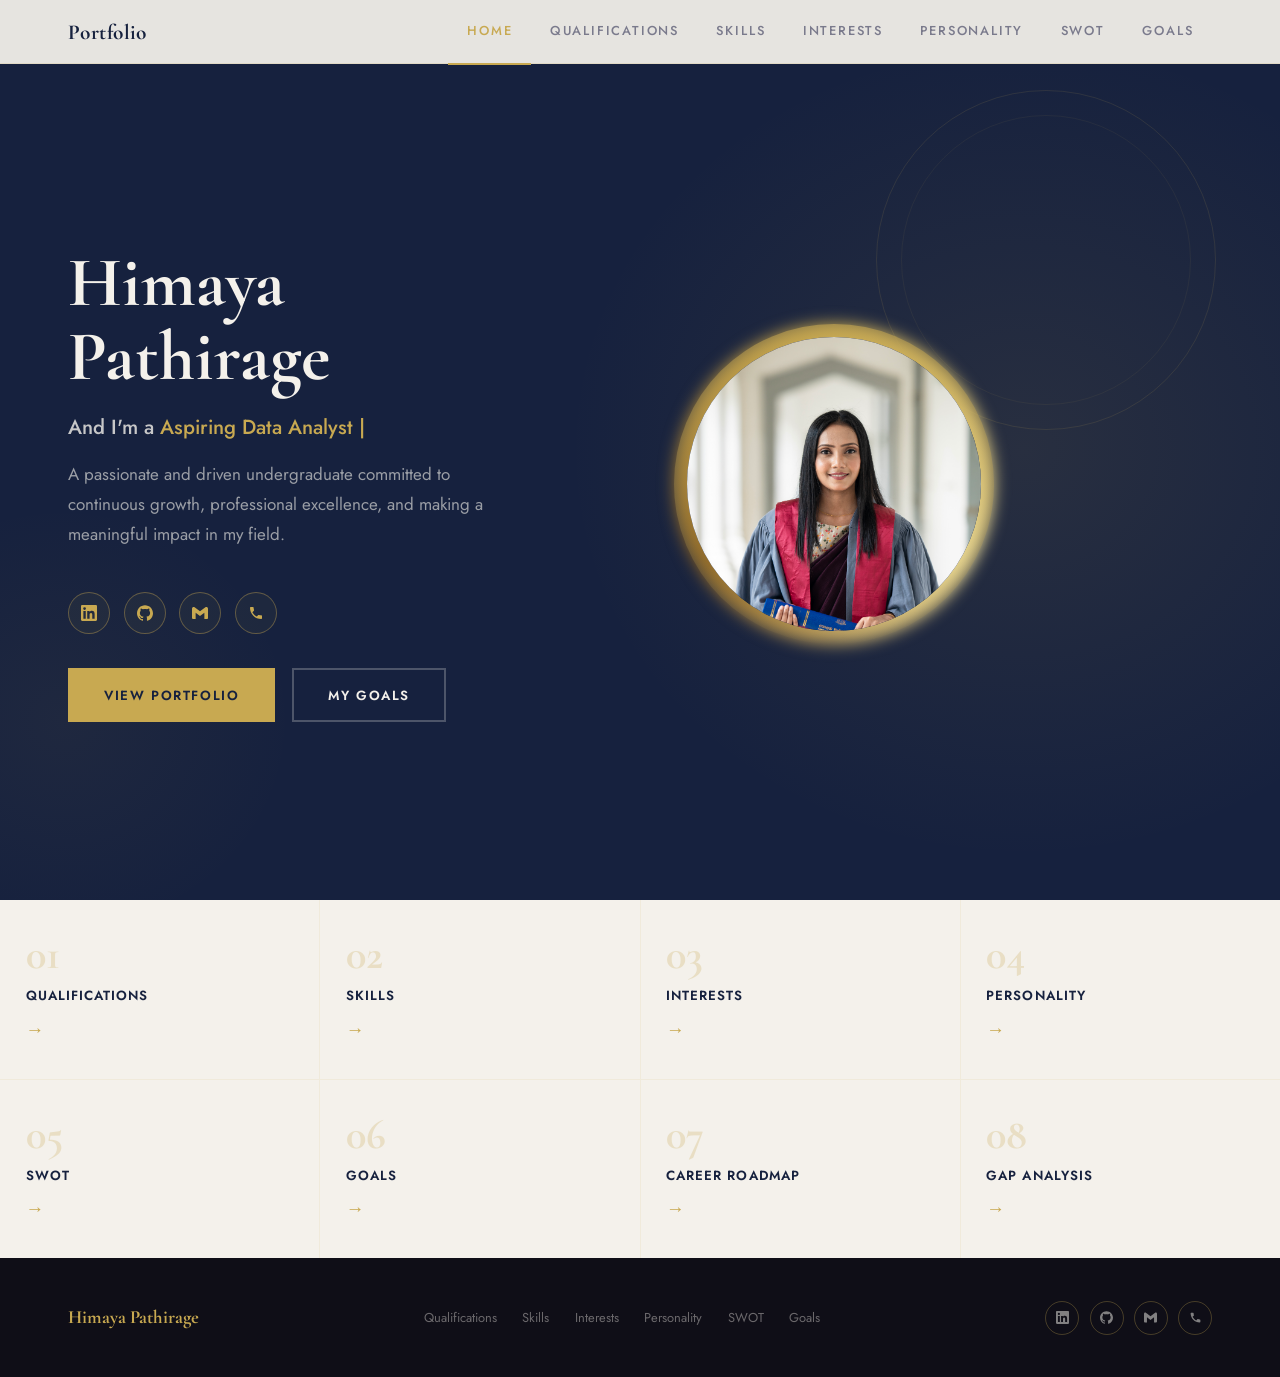
<file: index.html>
<!DOCTYPE html>
<html lang="en">
<head>
<meta charset="UTF-8">
<meta name="viewport" content="width=device-width, initial-scale=1.0">
<title>E-Portfolio — Home</title>
<link rel="stylesheet" href="css/style.css">
<style>
  .hero {
    min-height: 100vh;
    display: grid; grid-template-columns: 1fr 1fr;
    align-items: center; gap: 4rem;
    padding: 8rem 4rem 4rem;
    position: relative; overflow: hidden;
    background: var(--ink);
  }
  .hero::before {
    content: '';
    position: absolute; inset: 0;
    background:
      radial-gradient(ellipse 55% 70% at 80% 50%, rgba(200,169,81,0.1) 0%, transparent 65%),
      radial-gradient(ellipse 30% 40% at 5% 80%, rgba(200,169,81,0.05) 0%, transparent 60%);
  }
  .hero-ring {
    position: absolute; top: 10%; right: 5%;
    width: 340px; height: 340px; border-radius: 50%;
    border: 1px solid rgba(200,169,81,0.12);
    animation: pulse 7s ease-in-out infinite;
  }
  .hero-ring::after {
    content:''; position:absolute; inset:24px; border-radius:50%;
    border:1px solid rgba(200,169,81,0.07);
  }
  @keyframes pulse {0%,100%{transform:scale(1);opacity:1}50%{transform:scale(1.05);opacity:0.6}}

  .hero-text { position: relative; z-index: 1; color: var(--cream); }
  .hero-eyebrow {
    display: inline-flex; align-items: center; gap: 0.7rem;
    font-size: 0.7rem; font-weight: 600; letter-spacing: 0.22em;
    text-transform: uppercase; color: var(--gold); margin-bottom: 1.5rem;
  }
  .hero-eyebrow::before { content:''; width:28px; height:1px; background:var(--gold); }
  h1.hero-name {
    font-family: var(--font-display);
    font-size: clamp(3rem,5.5vw,5.5rem);
    font-weight: 700; line-height: 1.05;
    margin-bottom: 1rem; color: var(--cream);
  }
  h1.hero-name em { color: var(--gold); font-style: italic; }
  .hero-tagline {
    font-size: 1rem; line-height: 1.75;
    color: rgba(244,241,235,0.6);
    max-width: 420px; margin-bottom: 2.5rem;
  }
  .hero-meta { margin-bottom: 2.5rem; }
  .hero-meta-item {
    display: flex; align-items: center; gap: 0.8rem;
    font-size: 0.85rem; color: rgba(244,241,235,0.55);
    margin-bottom: 0.5rem;
  }
  .hero-meta-item::before { content:''; width:5px; height:5px; border-radius:50%; background:var(--gold); flex-shrink:0; }
  .hero-btns { display: flex; gap: 1rem; flex-wrap: wrap; }
  .btn {
    display: inline-flex; align-items: center; gap: 0.6rem;
    padding: 0.85rem 2rem; text-decoration: none;
    font-size: 0.78rem; font-weight: 600;
    letter-spacing: 0.12em; text-transform: uppercase;
    transition: all var(--trans); border: 2px solid;
  }
  .btn-gold { background: var(--gold); color: var(--ink); border-color: var(--gold); }
  .btn-gold:hover { background: transparent; color: var(--gold); }
  .btn-outline { background: transparent; color: var(--cream); border-color: rgba(244,241,235,0.25); }
  .btn-outline:hover { border-color: var(--gold); color: var(--gold); }

  /* Quick nav cards */
  .quick-nav {
    display: grid; grid-template-columns: repeat(4,1fr);
    gap: 1px; background: rgba(200,169,81,0.1);
    margin-top: 0;
  }
  .qnav-card {
    background: var(--cream); padding: 2rem 1.5rem;
    text-decoration: none; color: var(--ink);
    transition: all var(--trans);
    display: flex; flex-direction: column; gap: 0.5rem;
  }
  .qnav-card:hover { background: var(--ink); color: var(--cream); }
  .qnav-num {
    font-family: var(--font-display);
    font-size: 2.5rem; font-weight: 700;
    color: rgba(200,169,81,0.25); line-height: 1;
  }
  .qnav-card:hover .qnav-num { color: rgba(200,169,81,0.4); }
  .qnav-title { font-size: 0.78rem; font-weight: 600; letter-spacing: 0.08em; text-transform: uppercase; }
  .qnav-arrow { font-size: 1.1rem; color: var(--gold); margin-top: auto; }

  @media (max-width: 900px) {
    .hero { grid-template-columns: 1fr; padding: 6rem 1.5rem 3rem; gap: 2.5rem; min-height: auto; }
    .hero-ring { display: none; }
    .quick-nav { grid-template-columns: repeat(2,1fr); }
  }
</style>
</head>
<body>

<nav class="nav">
  <a href="index.html" class="nav-logo">Portfolio</a>
  <ul class="nav-links">
    <li><a href="index.html">Home</a></li>
    <li><a href="qualifications.html">Qualifications</a></li>
    <li><a href="skills.html">Skills</a></li>
    <li><a href="interests.html">Interests</a></li>
    <li><a href="personality.html">Personality</a></li>
    <li><a href="swot.html">SWOT</a></li>
    <li><a href="goals.html">Goals</a></li>
    
  </ul>
  <button class="nav-hamburger" aria-label="Menu">
    <span></span><span></span><span></span>
  </button>
</nav>

<section class="hero">
  <div class="hero-ring"></div>
  <div class="hero-text fade-up">
    <h1 class="hero-name">Himaya<br>Pathirage</h1>
    <div style="font-size:1.2rem; font-weight:500; margin-bottom:1rem; color:rgba(244,241,235,0.8);">
      And I'm a <span class="typing-text" id="typing"></span>
    </div>
    <p class="hero-tagline">A passionate and driven undergraduate committed to continuous growth, professional excellence, and making a meaningful impact in my field.</p>
    
    <div class="hero-social" style="display:flex; gap:0.8rem; margin-bottom:2rem; flex-wrap:wrap;">

        <!-- LinkedIn -->
        <a href="https://linkedin.com/in/himaya-pathirage-b94798361" 
          target="_blank" rel="noopener noreferrer"
          style="text-decoration:none"
          title="LinkedIn">
          <div style="
            width:42px; height:42px; border-radius:50%;
            border:1px solid rgba(200,169,81,0.4);
            display:flex; align-items:center; justify-content:center;
            color:var(--gold); font-size:1rem;
            transition: all 0.25s; cursor:pointer;
            background:rgba(200,169,81,0.05);"
            onmouseover="this.style.background='var(--gold)';this.style.color='var(--ink)';this.style.borderColor='var(--gold)'"
            onmouseout="this.style.background='rgba(200,169,81,0.05)';this.style.color='var(--gold)';this.style.borderColor='rgba(200,169,81,0.4)'">
            <svg xmlns="http://www.w3.org/2000/svg" width="16" height="16" fill="currentColor" viewBox="0 0 24 24">
              <path d="M20.447 20.452h-3.554v-5.569c0-1.328-.027-3.037-1.852-3.037-1.853 0-2.136 1.445-2.136 2.939v5.667H9.351V9h3.414v1.561h.046c.477-.9 1.637-1.85 3.37-1.85 3.601 0 4.267 2.37 4.267 5.455v6.286zM5.337 7.433a2.062 2.062 0 0 1-2.063-2.065 2.064 2.064 0 1 1 2.063 2.065zm1.782 13.019H3.555V9h3.564v11.452zM22.225 0H1.771C.792 0 0 .774 0 1.729v20.542C0 23.227.792 24 1.771 24h20.451C23.2 24 24 23.227 24 22.271V1.729C24 .774 23.2 0 22.222 0h.003z"/>
            </svg>
          </div>
        </a>

        <!-- GitHub -->
        <a href="https://github.com/HimayaPathirage" 
          target="_blank" rel="noopener noreferrer"
          style="text-decoration:none"
          title="GitHub">
          <div style="
            width:42px; height:42px; border-radius:50%;
            border:1px solid rgba(200,169,81,0.4);
            display:flex; align-items:center; justify-content:center;
            color:var(--gold); font-size:1rem;
            transition: all 0.25s; cursor:pointer;
            background:rgba(200,169,81,0.05);"
            onmouseover="this.style.background='var(--gold)';this.style.color='var(--ink)';this.style.borderColor='var(--gold)'"
            onmouseout="this.style.background='rgba(200,169,81,0.05)';this.style.color='var(--gold)';this.style.borderColor='rgba(200,169,81,0.4)'">
            <svg xmlns="http://www.w3.org/2000/svg" width="16" height="16" fill="currentColor" viewBox="0 0 24 24">
              <path d="M12 .297c-6.63 0-12 5.373-12 12 0 5.303 3.438 9.8 8.205 11.385.6.113.82-.258.82-.577 0-.285-.01-1.04-.015-2.04-3.338.724-4.042-1.61-4.042-1.61C4.422 18.07 3.633 17.7 3.633 17.7c-1.087-.744.084-.729.084-.729 1.205.084 1.838 1.236 1.838 1.236 1.07 1.835 2.809 1.305 3.495.998.108-.776.417-1.305.76-1.605-2.665-.3-5.466-1.332-5.466-5.93 0-1.31.465-2.38 1.235-3.22-.135-.303-.54-1.523.105-3.176 0 0 1.005-.322 3.3 1.23.96-.267 1.98-.399 3-.405 1.02.006 2.04.138 3 .405 2.28-1.552 3.285-1.23 3.285-1.23.645 1.653.24 2.873.12 3.176.765.84 1.23 1.91 1.23 3.22 0 4.61-2.805 5.625-5.475 5.92.42.36.81 1.096.81 2.22 0 1.606-.015 2.896-.015 3.286 0 .315.21.69.825.57C20.565 22.092 24 17.592 24 12.297c0-6.627-5.373-12-12-12"/>
            </svg>
          </div>
        </a>

        <!-- Gmail -->
        <a href="mailto:pdht20@gmail.com"
          style="text-decoration:none"
          title="Email">
          <div style="
            width:42px; height:42px; border-radius:50%;
            border:1px solid rgba(200,169,81,0.4);
            display:flex; align-items:center; justify-content:center;
            color:var(--gold); font-size:1rem;
            transition: all 0.25s; cursor:pointer;
            background:rgba(200,169,81,0.05);"
            onmouseover="this.style.background='var(--gold)';this.style.color='var(--ink)';this.style.borderColor='var(--gold)'"
            onmouseout="this.style.background='rgba(200,169,81,0.05)';this.style.color='var(--gold)';this.style.borderColor='rgba(200,169,81,0.4)'">
            <svg xmlns="http://www.w3.org/2000/svg" width="16" height="16" fill="currentColor" viewBox="0 0 24 24">
              <path d="M24 5.457v13.909c0 .904-.732 1.636-1.636 1.636h-3.819V11.73L12 16.64l-6.545-4.91v9.273H1.636A1.636 1.636 0 0 1 0 19.366V5.457c0-2.023 2.309-3.178 3.927-1.964L5.455 4.64 12 9.548l6.545-4.910 1.528-1.145C21.69 2.28 24 3.434 24 5.457z"/>
            </svg>
          </div>
        </a>

        <!-- Phone / WhatsApp -->
        <a href="tel:+94719879694"
          style="text-decoration:none"
          title="Phone">
          <div style="
            width:42px; height:42px; border-radius:50%;
            border:1px solid rgba(200,169,81,0.4);
            display:flex; align-items:center; justify-content:center;
            color:var(--gold); font-size:1rem;
            transition: all 0.25s; cursor:pointer;
            background:rgba(200,169,81,0.05);"
            onmouseover="this.style.background='var(--gold)';this.style.color='var(--ink)';this.style.borderColor='var(--gold)'"
            onmouseout="this.style.background='rgba(200,169,81,0.05)';this.style.color='var(--gold)';this.style.borderColor='rgba(200,169,81,0.4)'">
            <svg xmlns="http://www.w3.org/2000/svg" width="16" height="16" fill="currentColor" viewBox="0 0 24 24">
              <path d="M6.62 10.79c1.44 2.83 3.76 5.14 6.59 6.59l2.2-2.2c.27-.27.67-.36 1.02-.24 1.12.37 2.33.57 3.57.57.55 0 1 .45 1 1V20c0 .55-.45 1-1 1-9.39 0-17-7.61-17-17 0-.55.45-1 1-1h3.5c.55 0 1 .45 1 1 0 1.25.2 2.45.57 3.57.11.35.03.74-.25 1.02l-2.2 2.2z"/>
            </svg>
          </div>
        </a>

    </div>

    <div class="hero-btns">
      <a href="qualifications.html" class="btn btn-gold">View Portfolio</a>
      <a href="goals.html" class="btn btn-outline">My Goals</a>
    </div>
  </div>
    <div class="home-img">
      <div class="glowing-circle">
          <span></span>
          <span></span>
          <div class="image">
            <img src="profile.jpg" alt="Profile">
          </div>
      </div>
    </div>
    
</section>

<div class="quick-nav">
  <a href="qualifications.html" class="qnav-card">
    <div class="qnav-num">01</div>
    <div class="qnav-title">Qualifications</div>
    <div class="qnav-arrow">→</div>
  </a>
  <a href="skills.html" class="qnav-card">
    <div class="qnav-num">02</div>
    <div class="qnav-title">Skills</div>
    <div class="qnav-arrow">→</div>
  </a>
  <a href="interests.html" class="qnav-card">
    <div class="qnav-num">03</div>
    <div class="qnav-title">Interests</div>
    <div class="qnav-arrow">→</div>
  </a>
  <a href="personality.html" class="qnav-card">
    <div class="qnav-num">04</div>
    <div class="qnav-title">Personality</div>
    <div class="qnav-arrow">→</div>
  </a>
  <a href="swot.html" class="qnav-card">
    <div class="qnav-num">05</div>
    <div class="qnav-title">SWOT</div>
    <div class="qnav-arrow">→</div>
  </a>
  <a href="goals.html" class="qnav-card">
    <div class="qnav-num">06</div>
    <div class="qnav-title">Goals</div>
    <div class="qnav-arrow">→</div>
  </a>
  <a href="goals.html#roadmap" class="qnav-card">
    <div class="qnav-num">07</div>
    <div class="qnav-title">Career Roadmap</div>
    <div class="qnav-arrow">→</div>
  </a>
  <a href="goals.html#gap" class="qnav-card">
    <div class="qnav-num">08</div>
    <div class="qnav-title">Gap Analysis</div>
    <div class="qnav-arrow">→</div>
  </a>
</div>

<footer class="footer">
  <div class="footer-name">Himaya Pathirage</div>
  <ul class="footer-nav">
    <li><a href="qualifications.html">Qualifications</a></li>
    <li><a href="skills.html">Skills</a></li>
    <li><a href="interests.html">Interests</a></li>
    <li><a href="personality.html">Personality</a></li>
    <li><a href="swot.html">SWOT</a></li>
    <li><a href="goals.html">Goals</a></li>
  </ul>

  <!-- Replace <div>E-Portfolio &copy; 2026</div> with this -->
  <div style="display:flex; gap:0.6rem; align-items:center;">

    <a href="https://linkedin.com/in/himaya-pathirage-b94798361" 
       target="_blank" rel="noopener noreferrer" style="text-decoration:none" title="LinkedIn">
      <div style="width:34px;height:34px;border-radius:50%;border:1px solid rgba(200,169,81,0.3);display:flex;align-items:center;justify-content:center;color:rgba(244,241,235,0.5);transition:all 0.25s;cursor:pointer;"
        onmouseover="this.style.background='var(--gold)';this.style.color='var(--ink)';this.style.borderColor='var(--gold)'"
        onmouseout="this.style.background='';this.style.color='rgba(244,241,235,0.5)';this.style.borderColor='rgba(200,169,81,0.3)'">
        <svg xmlns="http://www.w3.org/2000/svg" width="13" height="13" fill="currentColor" viewBox="0 0 24 24">
          <path d="M20.447 20.452h-3.554v-5.569c0-1.328-.027-3.037-1.852-3.037-1.853 0-2.136 1.445-2.136 2.939v5.667H9.351V9h3.414v1.561h.046c.477-.9 1.637-1.85 3.37-1.85 3.601 0 4.267 2.37 4.267 5.455v6.286zM5.337 7.433a2.062 2.062 0 0 1-2.063-2.065 2.064 2.064 0 1 1 2.063 2.065zm1.782 13.019H3.555V9h3.564v11.452zM22.225 0H1.771C.792 0 0 .774 0 1.729v20.542C0 23.227.792 24 1.771 24h20.451C23.2 24 24 23.227 24 22.271V1.729C24 .774 23.2 0 22.222 0h.003z"/>
        </svg>
      </div>
    </a>

    <a href="https://github.com/HimayaPathirage" 
       target="_blank" rel="noopener noreferrer" style="text-decoration:none" title="GitHub">
      <div style="width:34px;height:34px;border-radius:50%;border:1px solid rgba(200,169,81,0.3);display:flex;align-items:center;justify-content:center;color:rgba(244,241,235,0.5);transition:all 0.25s;cursor:pointer;"
        onmouseover="this.style.background='var(--gold)';this.style.color='var(--ink)';this.style.borderColor='var(--gold)'"
        onmouseout="this.style.background='';this.style.color='rgba(244,241,235,0.5)';this.style.borderColor='rgba(200,169,81,0.3)'">
        <svg xmlns="http://www.w3.org/2000/svg" width="13" height="13" fill="currentColor" viewBox="0 0 24 24">
          <path d="M12 .297c-6.63 0-12 5.373-12 12 0 5.303 3.438 9.8 8.205 11.385.6.113.82-.258.82-.577 0-.285-.01-1.04-.015-2.04-3.338.724-4.042-1.61-4.042-1.61C4.422 18.07 3.633 17.7 3.633 17.7c-1.087-.744.084-.729.084-.729 1.205.084 1.838 1.236 1.838 1.236 1.07 1.835 2.809 1.305 3.495.998.108-.776.417-1.305.76-1.605-2.665-.3-5.466-1.332-5.466-5.93 0-1.31.465-2.38 1.235-3.22-.135-.303-.54-1.523.105-3.176 0 0 1.005-.322 3.3 1.23.96-.267 1.98-.399 3-.405 1.02.006 2.04.138 3 .405 2.28-1.552 3.285-1.23 3.285-1.23.645 1.653.24 2.873.12 3.176.765.84 1.23 1.91 1.23 3.22 0 4.61-2.805 5.625-5.475 5.92.42.36.81 1.096.81 2.22 0 1.606-.015 2.896-.015 3.286 0 .315.21.69.825.57C20.565 22.092 24 17.592 24 12.297c0-6.627-5.373-12-12-12"/>
        </svg>
      </div>
    </a>

    <a href="mailto:pdht20@gmail.com" style="text-decoration:none" title="Email">
      <div style="width:34px;height:34px;border-radius:50%;border:1px solid rgba(200,169,81,0.3);display:flex;align-items:center;justify-content:center;color:rgba(244,241,235,0.5);transition:all 0.25s;cursor:pointer;"
        onmouseover="this.style.background='var(--gold)';this.style.color='var(--ink)';this.style.borderColor='var(--gold)'"
        onmouseout="this.style.background='';this.style.color='rgba(244,241,235,0.5)';this.style.borderColor='rgba(200,169,81,0.3)'">
        <svg xmlns="http://www.w3.org/2000/svg" width="13" height="13" fill="currentColor" viewBox="0 0 24 24">
          <path d="M24 5.457v13.909c0 .904-.732 1.636-1.636 1.636h-3.819V11.73L12 16.64l-6.545-4.91v9.273H1.636A1.636 1.636 0 0 1 0 19.366V5.457c0-2.023 2.309-3.178 3.927-1.964L5.455 4.64 12 9.548l6.545-4.910 1.528-1.145C21.69 2.28 24 3.434 24 5.457z"/>
        </svg>
      </div>
    </a>

    <a href="tel:+94719879694" style="text-decoration:none" title="Phone">
      <div style="width:34px;height:34px;border-radius:50%;border:1px solid rgba(200,169,81,0.3);display:flex;align-items:center;justify-content:center;color:rgba(244,241,235,0.5);transition:all 0.25s;cursor:pointer;"
        onmouseover="this.style.background='var(--gold)';this.style.color='var(--ink)';this.style.borderColor='var(--gold)'"
        onmouseout="this.style.background='';this.style.color='rgba(244,241,235,0.5)';this.style.borderColor='rgba(200,169,81,0.3)'">
        <svg xmlns="http://www.w3.org/2000/svg" width="13" height="13" fill="currentColor" viewBox="0 0 24 24">
          <path d="M6.62 10.79c1.44 2.83 3.76 5.14 6.59 6.59l2.2-2.2c.27-.27.67-.36 1.02-.24 1.12.37 2.33.57 3.57.57.55 0 1 .45 1 1V20c0 .55-.45 1-1 1-9.39 0-17-7.61-17-17 0-.55.45-1 1-1h3.5c.55 0 1 .45 1 1 0 1.25.2 2.45.57 3.57.11.35.03.74-.25 1.02l-2.2 2.2z"/>
        </svg>
      </div>
    </a>

  </div>
</footer>

<script src="js/main.js"></script>
<script src="js/main.js"></script>

<!-- Typing animation script -->
<script>
  const roles = [
    "Aspiring Data Analyst ",
    "Business Intelligence Analyst"
    
  ];

  let roleIndex = 0;
  let charIndex = 0;
  let isDeleting = false;
  const typingEl = document.getElementById('typing');

  function type() {
    const currentRole = roles[roleIndex];

    if (isDeleting) {
      // Remove one character
      typingEl.textContent = currentRole.substring(0, charIndex - 1);
      charIndex--;
    } else {
      // Add one character
      typingEl.textContent = currentRole.substring(0, charIndex + 1);
      charIndex++;
    }

    // Typing speed
    let speed = isDeleting ? 60 : 100;

    if (!isDeleting && charIndex === currentRole.length) {
      // Pause at end of word
      speed = 1800;
      isDeleting = true;
    } else if (isDeleting && charIndex === 0) {
      // Move to next role
      isDeleting = false;
      roleIndex = (roleIndex + 1) % roles.length;
      speed = 400;
    }

    setTimeout(type, speed);
  }

  // Start typing
  document.addEventListener('DOMContentLoaded', type);
</script>
</body>
</html>
</file>
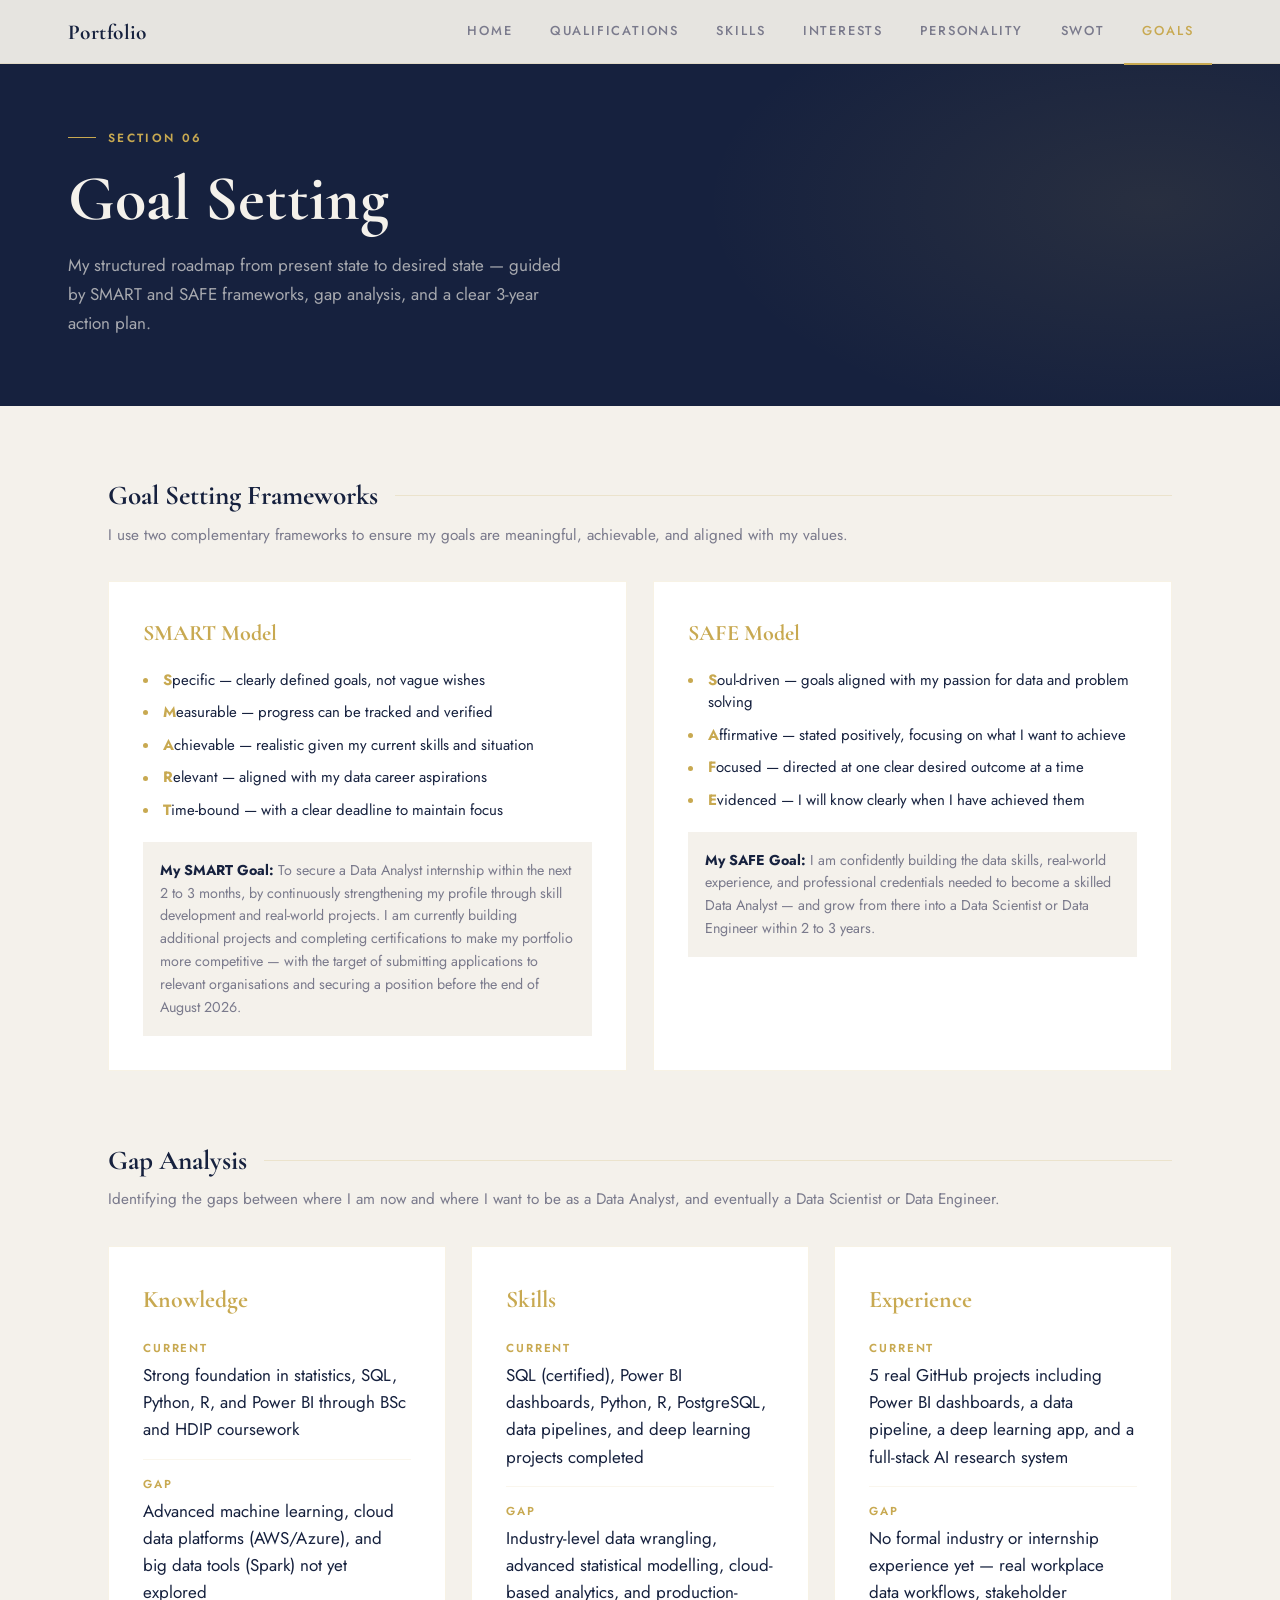
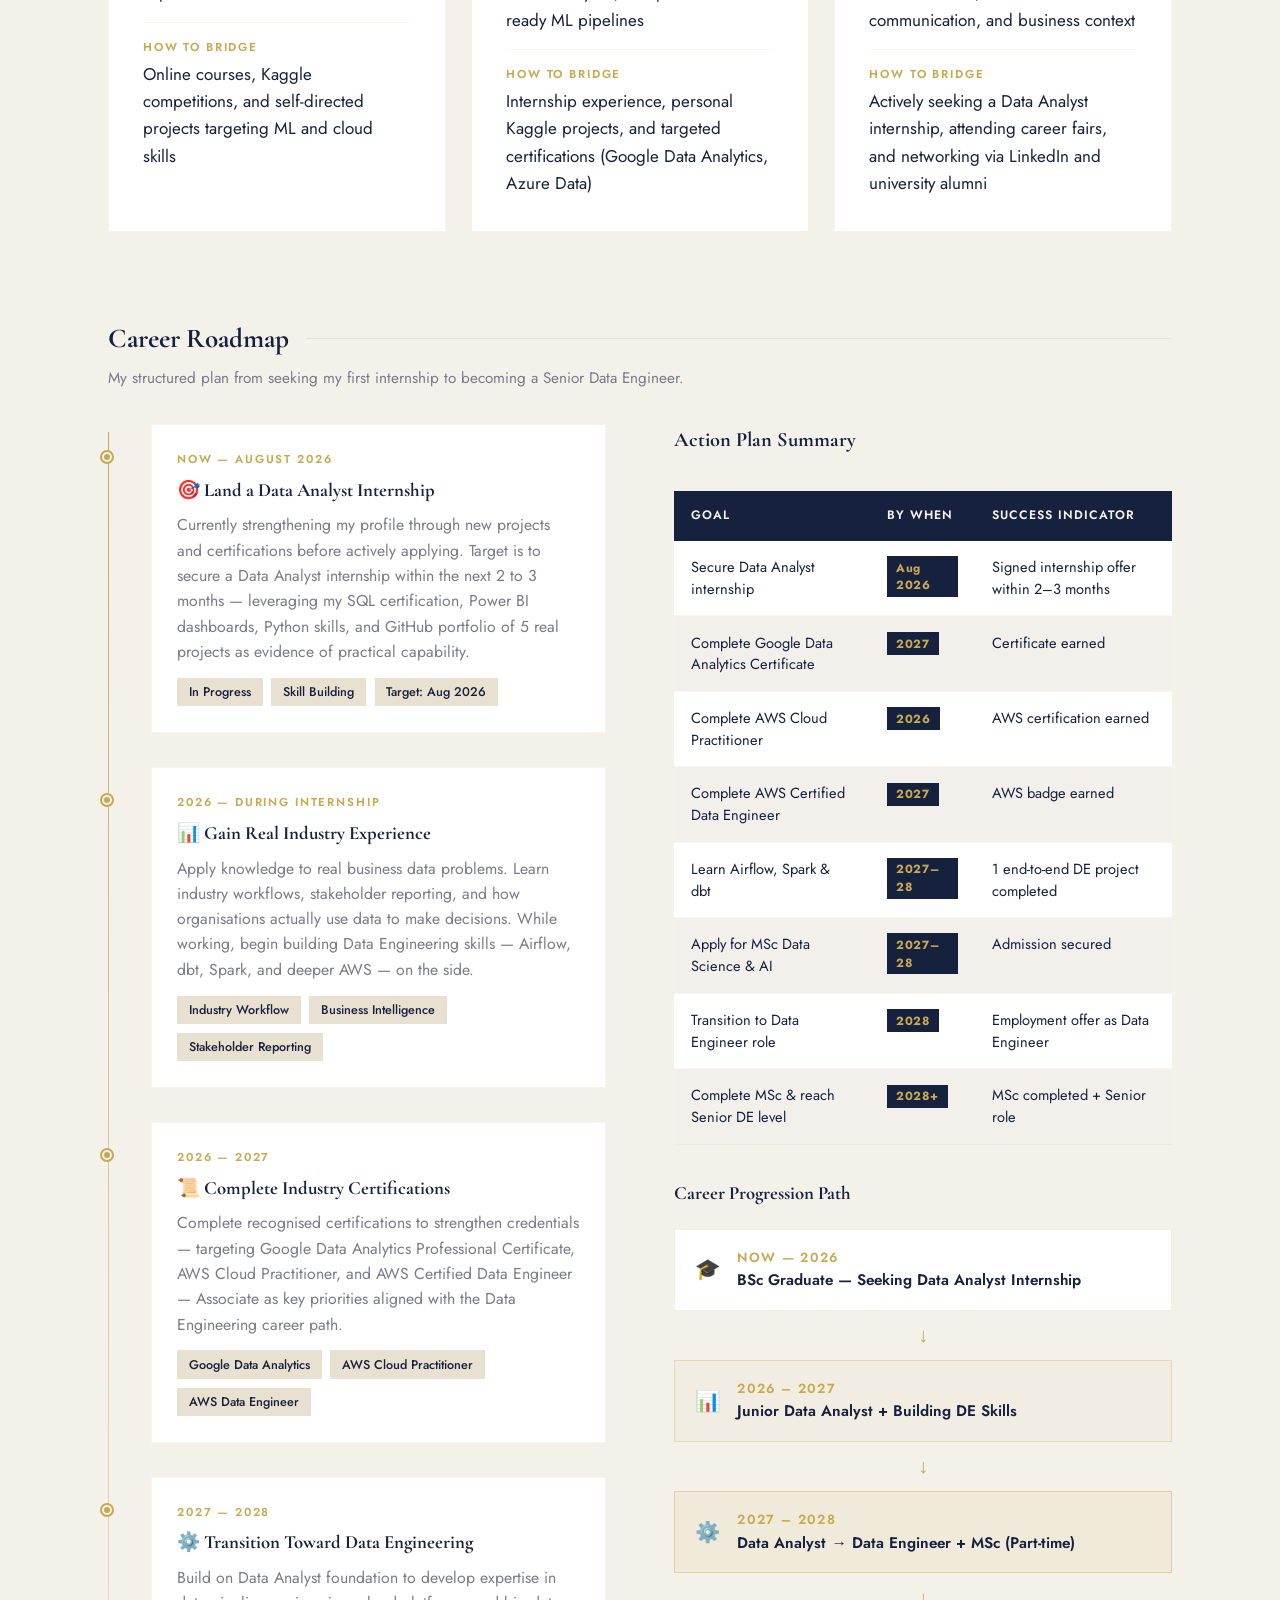
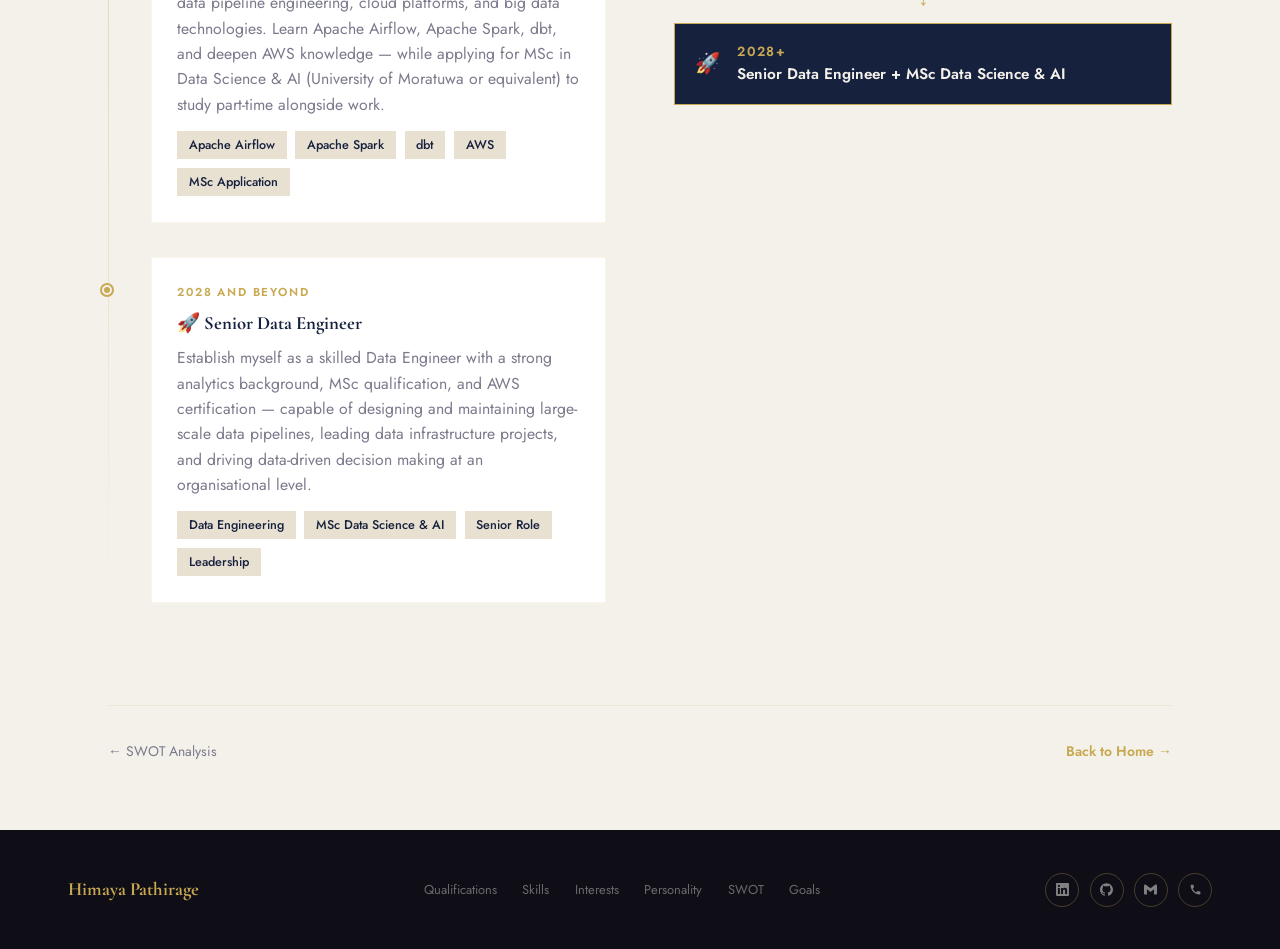
<file: goals.html>
<!DOCTYPE html>
<html lang="en">
<head>
<meta charset="UTF-8">
<meta name="viewport" content="width=device-width, initial-scale=1.0">
<title>E-Portfolio — Goal Setting</title>
<link rel="stylesheet" href="css/style.css">
<style>
  .goals-layout { display: grid; grid-template-columns: 1fr 1fr; gap: 4rem; align-items: start; }

  /* SMART / SAFE boxes */
  .model-grid { display: grid; grid-template-columns: 1fr 1fr; gap: 1.5rem; margin-bottom: 3rem; }
  .model-card { background: var(--white); border: 1px solid rgba(200,169,81,0.15); padding: 2rem; }
  .model-title { font-family: var(--font-display); font-size: 1.3rem; font-weight: 700; color: var(--gold); margin-bottom: 1rem; }
  .model-list { list-style: none; display: flex; flex-direction: column; gap: 0.6rem; }
  .model-list li { font-size: 0.88rem; line-height: 1.5; padding-left: 1.2rem; position: relative; }
  .model-list li::before { content: ''; position: absolute; left: 0; top: 0.55rem; width: 5px; height: 5px; border-radius: 50%; background: var(--gold); }
  .model-list strong { color: var(--gold); }

  /* Gap cards */
  .gap-card { background: var(--white); border: 1px solid rgba(200,169,81,0.15); padding: 2rem; margin-bottom: 1rem; }
  .gap-area { font-family: var(--font-display); font-size: 1.4rem; font-weight: 700; color: var(--gold); margin-bottom: 1.2rem; }
  .gap-row { margin-bottom: 0.9rem; padding-bottom: 0.9rem; border-bottom: 1px solid rgba(200,169,81,0.1); }
  .gap-row:last-child { border-bottom: none; margin-bottom: 0; padding-bottom: 0; }

  /* Action plan table */
  .action-table { width: 100%; border-collapse: collapse; font-size: 0.86rem; }
  .action-table th { background: var(--ink); color: var(--cream); padding: 0.9rem 1rem; text-align: left; font-size: 0.72rem; letter-spacing: 0.08em; text-transform: uppercase; }
  .action-table td { padding: 0.9rem 1rem; border-bottom: 1px solid rgba(200,169,81,0.1); vertical-align: top; line-height: 1.5; }
  .action-table tr:nth-child(even) td { background: rgba(244,241,235,0.5); }
  .action-table tr:hover td { background: rgba(200,169,81,0.05); }
  .year-badge {
    display: inline-block; padding: 0.15rem 0.55rem;
    background: var(--ink); color: var(--gold);
    font-size: 0.7rem; font-weight: 700; letter-spacing: 0.06em;
  }

  @media(max-width:900px){ .goals-layout{grid-template-columns:1fr;gap:2rem;} .model-grid{grid-template-columns:1fr;} }
</style>
</head>
<body>

<nav class="nav">
  <a href="index.html" class="nav-logo">Portfolio</a>
  <ul class="nav-links">
    <li><a href="index.html">Home</a></li>
    <li><a href="qualifications.html">Qualifications</a></li>
    <li><a href="skills.html">Skills</a></li>
    <li><a href="interests.html">Interests</a></li>
    <li><a href="personality.html">Personality</a></li>
    <li><a href="swot.html">SWOT</a></li>
    <li><a href="goals.html">Goals</a></li>
  </ul>
  <button class="nav-hamburger"><span></span><span></span><span></span></button>
</nav>

<div class="page-header">
  <div class="page-header-inner">
    <div class="page-eyebrow">Section 06</div>
    <h1>Goal Setting</h1>
    <p>My structured roadmap from present state to desired state — guided by SMART and SAFE frameworks, gap analysis, and a clear 3-year action plan.</p>
  </div>
</div>

<div class="content">

  <!-- SMART + SAFE -->
  <div class="section-block">
    <h2 class="block-title">Goal Setting Frameworks</h2>
    <p class="block-desc">I use two complementary frameworks to ensure my goals are meaningful, achievable, and aligned with my values.</p>
    <div class="model-grid">
      <div class="model-card">
        <div class="model-title">SMART Model</div>
        <ul class="model-list">
          <li><strong>S</strong>pecific — clearly defined goals, not vague wishes</li>
          <li><strong>M</strong>easurable — progress can be tracked and verified</li>
          <li><strong>A</strong>chievable — realistic given my current skills and situation</li>
          <li><strong>R</strong>elevant — aligned with my data career aspirations</li>
          <li><strong>T</strong>ime-bound — with a clear deadline to maintain focus</li>
        </ul>
        <div style="margin-top:1.2rem;padding:1rem;background:var(--cream);font-size:0.84rem;color:var(--muted);line-height:1.6">
          <strong style="color:var(--ink)">My SMART Goal:</strong> To secure a Data Analyst internship within the next 2 to 3 months, by continuously strengthening my profile through skill development and real-world projects. I am currently building additional projects and completing certifications to make my portfolio more competitive — with the target of submitting applications to relevant organisations and securing a position before the end of August 2026.
        </div>
      </div>
      <div class="model-card">
        <div class="model-title">SAFE Model</div>
        <ul class="model-list">
          <li><strong>S</strong>oul-driven — goals aligned with my passion for data and problem solving</li>
          <li><strong>A</strong>ffirmative — stated positively, focusing on what I want to achieve</li>
          <li><strong>F</strong>ocused — directed at one clear desired outcome at a time</li>
          <li><strong>E</strong>videnced — I will know clearly when I have achieved them</li>
        </ul>
        <div style="margin-top:1.2rem;padding:1rem;background:var(--cream);font-size:0.84rem;color:var(--muted);line-height:1.6">
          <strong style="color:var(--ink)">My SAFE Goal:</strong> I am confidently building the data skills, real-world experience, and professional credentials needed to become a skilled Data Analyst — and grow from there into a Data Scientist or Data Engineer within 2 to 3 years.
        </div>
      </div>
    </div>
  </div>

  <!-- Gap Analysis -->
  <div class="section-block" id="gap">
    <h2 class="block-title">Gap Analysis</h2>
    <p class="block-desc">Identifying the gaps between where I am now and where I want to be as a Data Analyst, and eventually a Data Scientist or Data Engineer.</p>

    <div style="display:grid; grid-template-columns:repeat(3,1fr); gap:1.5rem">

      <div class="gap-card">
        <div class="gap-area">Knowledge</div>
        <div class="gap-row">
          <div class="label">Current</div>
          <div class="gap-text">Strong foundation in statistics, SQL, Python, R, and Power BI through BSc and HDIP coursework</div>
        </div>
        <div class="gap-row">
          <div class="label">Gap</div>
          <div class="gap-text">Advanced machine learning, cloud data platforms (AWS/Azure), and big data tools (Spark) not yet explored</div>
        </div>
        <div class="gap-row">
          <div class="label">How to Bridge</div>
          <div class="gap-text">Online courses, Kaggle competitions, and self-directed projects targeting ML and cloud skills</div>
        </div>
      </div>

      <div class="gap-card">
        <div class="gap-area">Skills</div>
        <div class="gap-row">
          <div class="label">Current</div>
          <div class="gap-text">SQL (certified), Power BI dashboards, Python, R, PostgreSQL, data pipelines, and deep learning projects completed</div>
        </div>
        <div class="gap-row">
          <div class="label">Gap</div>
          <div class="gap-text">Industry-level data wrangling, advanced statistical modelling, cloud-based analytics, and production-ready ML pipelines</div>
        </div>
        <div class="gap-row">
          <div class="label">How to Bridge</div>
          <div class="gap-text">Internship experience, personal Kaggle projects, and targeted certifications (Google Data Analytics, Azure Data)</div>
        </div>
      </div>

      <div class="gap-card">
        <div class="gap-area">Experience</div>
        <div class="gap-row">
          <div class="label">Current</div>
          <div class="gap-text">5 real GitHub projects including Power BI dashboards, a data pipeline, a deep learning app, and a full-stack AI research system</div>
        </div>
        <div class="gap-row">
          <div class="label">Gap</div>
          <div class="gap-text">No formal industry or internship experience yet — real workplace data workflows, stakeholder communication, and business context</div>
        </div>
        <div class="gap-row">
          <div class="label">How to Bridge</div>
          <div class="gap-text">Actively seeking a Data Analyst internship, attending career fairs, and networking via LinkedIn and university alumni</div>
        </div>
      </div>

    </div>
  </div>

  <!-- 3 Year Timeline -->
  <div class="section-block" id="roadmap">
  <h2 class="block-title">Career Roadmap</h2>
  <p class="block-desc">My structured plan from seeking my first internship to becoming a Senior Data Engineer.</p>

  <div style="display:grid; grid-template-columns:1fr 1fr; gap:4rem">

    <div>
      <div class="timeline">

        <div class="timeline-item">
          <div class="timeline-year">Now — August 2026</div>
          <div class="timeline-title">🎯 Land a Data Analyst Internship</div>
          <div class="timeline-desc">Currently strengthening my profile through new projects and certifications before actively applying. Target is to secure a Data Analyst internship within the next 2 to 3 months — leveraging my SQL certification, Power BI dashboards, Python skills, and GitHub portfolio of 5 real projects as evidence of practical capability.</div>
          <div class="tags" style="margin-top:0.8rem">
            <span class="tag">In Progress</span>
            <span class="tag">Skill Building</span>
            <span class="tag">Target: Aug 2026</span>
          </div>
        </div>

        <div class="timeline-item">
          <div class="timeline-year">2026 — During Internship</div>
          <div class="timeline-title">📊 Gain Real Industry Experience</div>
          <div class="timeline-desc">Apply knowledge to real business data problems. Learn industry workflows, stakeholder reporting, and how organisations actually use data to make decisions. While working, begin building Data Engineering skills — Airflow, dbt, Spark, and deeper AWS — on the side.</div>
          <div class="tags" style="margin-top:0.8rem">
            <span class="tag">Industry Workflow</span>
            <span class="tag">Business Intelligence</span>
            <span class="tag">Stakeholder Reporting</span>
          </div>
        </div>

        <div class="timeline-item">
          <div class="timeline-year">2026 — 2027</div>
          <div class="timeline-title">📜 Complete Industry Certifications</div>
          <div class="timeline-desc">Complete recognised certifications to strengthen credentials — targeting Google Data Analytics Professional Certificate, AWS Cloud Practitioner, and AWS Certified Data Engineer — Associate as key priorities aligned with the Data Engineering career path.</div>
          <div class="tags" style="margin-top:0.8rem">
            <span class="tag">Google Data Analytics</span>
            <span class="tag">AWS Cloud Practitioner</span>
            <span class="tag">AWS Data Engineer</span>
          </div>
        </div>

        <div class="timeline-item">
          <div class="timeline-year">2027 — 2028</div>
          <div class="timeline-title">⚙️ Transition Toward Data Engineering</div>
          <div class="timeline-desc">Build on Data Analyst foundation to develop expertise in data pipeline engineering, cloud platforms, and big data technologies. Learn Apache Airflow, Apache Spark, dbt, and deepen AWS knowledge — while applying for MSc in Data Science & AI (University of Moratuwa or equivalent) to study part-time alongside work.</div>
          <div class="tags" style="margin-top:0.8rem">
            <span class="tag">Apache Airflow</span>
            <span class="tag">Apache Spark</span>
            <span class="tag">dbt</span>
            <span class="tag">AWS</span>
            <span class="tag">MSc Application</span>
          </div>
        </div>

        <div class="timeline-item">
          <div class="timeline-year">2028 and Beyond</div>
          <div class="timeline-title">🚀 Senior Data Engineer</div>
          <div class="timeline-desc">Establish myself as a skilled Data Engineer with a strong analytics background, MSc qualification, and AWS certification — capable of designing and maintaining large-scale data pipelines, leading data infrastructure projects, and driving data-driven decision making at an organisational level.</div>
          <div class="tags" style="margin-top:0.8rem">
            <span class="tag">Data Engineering</span>
            <span class="tag">MSc Data Science & AI</span>
            <span class="tag">Senior Role</span>
            <span class="tag">Leadership</span>
          </div>
        </div>

      </div>
    </div>

    <!-- Action Plan Table + Career Path -->
    <div>
      <h3 style="font-family:var(--font-display); font-size:1.2rem; margin-bottom:2rem;">Action Plan Summary</h3>
      <div class="table-wrap">
        <table class="action-table">
          <thead>
            <tr>
              <th>Goal</th>
              <th>By When</th>
              <th>Success Indicator</th>
            </tr>
          </thead>
          <tbody>
            <tr>
              <td>Secure Data Analyst internship</td>
              <td><span class="year-badge">Aug 2026</span></td>
              <td>Signed internship offer within 2–3 months</td>
            </tr>
            <tr>
              <td>Complete Google Data Analytics Certificate</td>
              <td><span class="year-badge">2027</span></td>
              <td>Certificate earned</td>
            </tr>
            <tr>
              <td>Complete AWS Cloud Practitioner</td>
              <td><span class="year-badge">2026</span></td>
              <td>AWS certification earned</td>
            </tr>
            <tr>
              <td>Complete AWS Certified Data Engineer</td>
              <td><span class="year-badge">2027</span></td>
              <td>AWS badge earned</td>
            </tr>
            <tr>
              <td>Learn Airflow, Spark & dbt</td>
              <td><span class="year-badge">2027–28</span></td>
              <td>1 end-to-end DE project completed</td>
            </tr>
            <tr>
              <td>Apply for MSc Data Science & AI</td>
              <td><span class="year-badge">2027–28</span></td>
              <td>Admission secured</td>
            </tr>
            <tr>
              <td>Transition to Data Engineer role</td>
              <td><span class="year-badge">2028</span></td>
              <td>Employment offer as Data Engineer</td>
            </tr>
            <tr>
              <td>Complete MSc & reach Senior DE level</td>
              <td><span class="year-badge">2028+</span></td>
              <td>MSc completed + Senior role</td>
            </tr>
          </tbody>
        </table>
      </div>

      <!-- Career Path Visual -->
      <div style="margin-top:2rem">
        <div style="font-family:var(--font-display); font-size:1.1rem; font-weight:700; margin-bottom:1.2rem">Career Progression Path</div>
        <div style="display:flex; flex-direction:column; gap:0.5rem">

          <div style="background:var(--white); border:1px solid rgba(200,169,81,0.2); padding:1rem 1.2rem; display:flex; align-items:center; gap:1rem">
            <span style="font-size:1.2rem">🎓</span>
            <div>
              <div style="font-size:0.78rem; color:var(--gold); font-weight:600; text-transform:uppercase; letter-spacing:0.1em">Now — 2026</div>
              <div style="font-weight:600; font-size:0.9rem">BSc Graduate — Seeking Data Analyst Internship</div>
            </div>
          </div>

          <div style="text-align:center; color:var(--gold); font-size:1.2rem">↓</div>

          <div style="background:rgba(200,169,81,0.06); border:1px solid rgba(200,169,81,0.3); padding:1rem 1.2rem; display:flex; align-items:center; gap:1rem">
            <span style="font-size:1.2rem">📊</span>
            <div>
              <div style="font-size:0.78rem; color:var(--gold); font-weight:600; text-transform:uppercase; letter-spacing:0.1em">2026 – 2027</div>
              <div style="font-weight:600; font-size:0.9rem">Junior Data Analyst + Building DE Skills</div>
            </div>
          </div>

          <div style="text-align:center; color:var(--gold); font-size:1.2rem">↓</div>

          <div style="background:rgba(200,169,81,0.1); border:1px solid rgba(200,169,81,0.4); padding:1rem 1.2rem; display:flex; align-items:center; gap:1rem">
            <span style="font-size:1.2rem">⚙️</span>
            <div>
              <div style="font-size:0.78rem; color:var(--gold); font-weight:600; text-transform:uppercase; letter-spacing:0.1em">2027 – 2028</div>
              <div style="font-weight:600; font-size:0.9rem">Data Analyst → Data Engineer + MSc (Part-time)</div>
            </div>
          </div>

          <div style="text-align:center; color:var(--gold); font-size:1.2rem">↓</div>

          <div style="background:var(--ink); border:1px solid var(--gold); padding:1rem 1.2rem; display:flex; align-items:center; gap:1rem">
            <span style="font-size:1.2rem">🚀</span>
            <div>
              <div style="font-size:0.78rem; color:var(--gold); font-weight:600; text-transform:uppercase; letter-spacing:0.1em">2028+</div>
              <div style="font-weight:600; font-size:0.9rem; color:var(--cream)">Senior Data Engineer + MSc Data Science & AI</div>
            </div>
          </div>

        </div>
      </div>

    </div>
  </div>
</div>

  <div style="display:flex;justify-content:space-between;padding-top:2rem;border-top:1px solid rgba(200,169,81,0.15)">
    <a href="swot.html" style="text-decoration:none;font-size:0.82rem;color:var(--muted)">← SWOT Analysis</a>
    <a href="index.html" style="text-decoration:none;font-size:0.82rem;color:var(--gold);font-weight:600">Back to Home →</a>
  </div>

</div>

<footer class="footer">
  <div class="footer-name">Himaya Pathirage</div>
  <ul class="footer-nav">
    <li><a href="qualifications.html">Qualifications</a></li>
    <li><a href="skills.html">Skills</a></li>
    <li><a href="interests.html">Interests</a></li>
    <li><a href="personality.html">Personality</a></li>
    <li><a href="swot.html">SWOT</a></li>
    <li><a href="goals.html">Goals</a></li>
  </ul>

  <!-- Replace <div>E-Portfolio &copy; 2026</div> with this -->
  <div style="display:flex; gap:0.6rem; align-items:center;">

    <a href="https://linkedin.com/in/himaya-pathirage-b94798361" 
       target="_blank" rel="noopener noreferrer" style="text-decoration:none" title="LinkedIn">
      <div style="width:34px;height:34px;border-radius:50%;border:1px solid rgba(200,169,81,0.3);display:flex;align-items:center;justify-content:center;color:rgba(244,241,235,0.5);transition:all 0.25s;cursor:pointer;"
        onmouseover="this.style.background='var(--gold)';this.style.color='var(--ink)';this.style.borderColor='var(--gold)'"
        onmouseout="this.style.background='';this.style.color='rgba(244,241,235,0.5)';this.style.borderColor='rgba(200,169,81,0.3)'">
        <svg xmlns="http://www.w3.org/2000/svg" width="13" height="13" fill="currentColor" viewBox="0 0 24 24">
          <path d="M20.447 20.452h-3.554v-5.569c0-1.328-.027-3.037-1.852-3.037-1.853 0-2.136 1.445-2.136 2.939v5.667H9.351V9h3.414v1.561h.046c.477-.9 1.637-1.85 3.37-1.85 3.601 0 4.267 2.37 4.267 5.455v6.286zM5.337 7.433a2.062 2.062 0 0 1-2.063-2.065 2.064 2.064 0 1 1 2.063 2.065zm1.782 13.019H3.555V9h3.564v11.452zM22.225 0H1.771C.792 0 0 .774 0 1.729v20.542C0 23.227.792 24 1.771 24h20.451C23.2 24 24 23.227 24 22.271V1.729C24 .774 23.2 0 22.222 0h.003z"/>
        </svg>
      </div>
    </a>

    <a href="https://github.com/HimayaPathirage" 
       target="_blank" rel="noopener noreferrer" style="text-decoration:none" title="GitHub">
      <div style="width:34px;height:34px;border-radius:50%;border:1px solid rgba(200,169,81,0.3);display:flex;align-items:center;justify-content:center;color:rgba(244,241,235,0.5);transition:all 0.25s;cursor:pointer;"
        onmouseover="this.style.background='var(--gold)';this.style.color='var(--ink)';this.style.borderColor='var(--gold)'"
        onmouseout="this.style.background='';this.style.color='rgba(244,241,235,0.5)';this.style.borderColor='rgba(200,169,81,0.3)'">
        <svg xmlns="http://www.w3.org/2000/svg" width="13" height="13" fill="currentColor" viewBox="0 0 24 24">
          <path d="M12 .297c-6.63 0-12 5.373-12 12 0 5.303 3.438 9.8 8.205 11.385.6.113.82-.258.82-.577 0-.285-.01-1.04-.015-2.04-3.338.724-4.042-1.61-4.042-1.61C4.422 18.07 3.633 17.7 3.633 17.7c-1.087-.744.084-.729.084-.729 1.205.084 1.838 1.236 1.838 1.236 1.07 1.835 2.809 1.305 3.495.998.108-.776.417-1.305.76-1.605-2.665-.3-5.466-1.332-5.466-5.93 0-1.31.465-2.38 1.235-3.22-.135-.303-.54-1.523.105-3.176 0 0 1.005-.322 3.3 1.23.96-.267 1.98-.399 3-.405 1.02.006 2.04.138 3 .405 2.28-1.552 3.285-1.23 3.285-1.23.645 1.653.24 2.873.12 3.176.765.84 1.23 1.91 1.23 3.22 0 4.61-2.805 5.625-5.475 5.92.42.36.81 1.096.81 2.22 0 1.606-.015 2.896-.015 3.286 0 .315.21.69.825.57C20.565 22.092 24 17.592 24 12.297c0-6.627-5.373-12-12-12"/>
        </svg>
      </div>
    </a>

    <a href="mailto:pdht20@gmail.com" style="text-decoration:none" title="Email">
      <div style="width:34px;height:34px;border-radius:50%;border:1px solid rgba(200,169,81,0.3);display:flex;align-items:center;justify-content:center;color:rgba(244,241,235,0.5);transition:all 0.25s;cursor:pointer;"
        onmouseover="this.style.background='var(--gold)';this.style.color='var(--ink)';this.style.borderColor='var(--gold)'"
        onmouseout="this.style.background='';this.style.color='rgba(244,241,235,0.5)';this.style.borderColor='rgba(200,169,81,0.3)'">
        <svg xmlns="http://www.w3.org/2000/svg" width="13" height="13" fill="currentColor" viewBox="0 0 24 24">
          <path d="M24 5.457v13.909c0 .904-.732 1.636-1.636 1.636h-3.819V11.73L12 16.64l-6.545-4.91v9.273H1.636A1.636 1.636 0 0 1 0 19.366V5.457c0-2.023 2.309-3.178 3.927-1.964L5.455 4.64 12 9.548l6.545-4.910 1.528-1.145C21.69 2.28 24 3.434 24 5.457z"/>
        </svg>
      </div>
    </a>

    <a href="tel:+94719879694" style="text-decoration:none" title="Phone">
      <div style="width:34px;height:34px;border-radius:50%;border:1px solid rgba(200,169,81,0.3);display:flex;align-items:center;justify-content:center;color:rgba(244,241,235,0.5);transition:all 0.25s;cursor:pointer;"
        onmouseover="this.style.background='var(--gold)';this.style.color='var(--ink)';this.style.borderColor='var(--gold)'"
        onmouseout="this.style.background='';this.style.color='rgba(244,241,235,0.5)';this.style.borderColor='rgba(200,169,81,0.3)'">
        <svg xmlns="http://www.w3.org/2000/svg" width="13" height="13" fill="currentColor" viewBox="0 0 24 24">
          <path d="M6.62 10.79c1.44 2.83 3.76 5.14 6.59 6.59l2.2-2.2c.27-.27.67-.36 1.02-.24 1.12.37 2.33.57 3.57.57.55 0 1 .45 1 1V20c0 .55-.45 1-1 1-9.39 0-17-7.61-17-17 0-.55.45-1 1-1h3.5c.55 0 1 .45 1 1 0 1.25.2 2.45.57 3.57.11.35.03.74-.25 1.02l-2.2 2.2z"/>
        </svg>
      </div>
    </a>

  </div>
</footer>

<script src="js/main.js"></script>
</body>
</html>
</file>
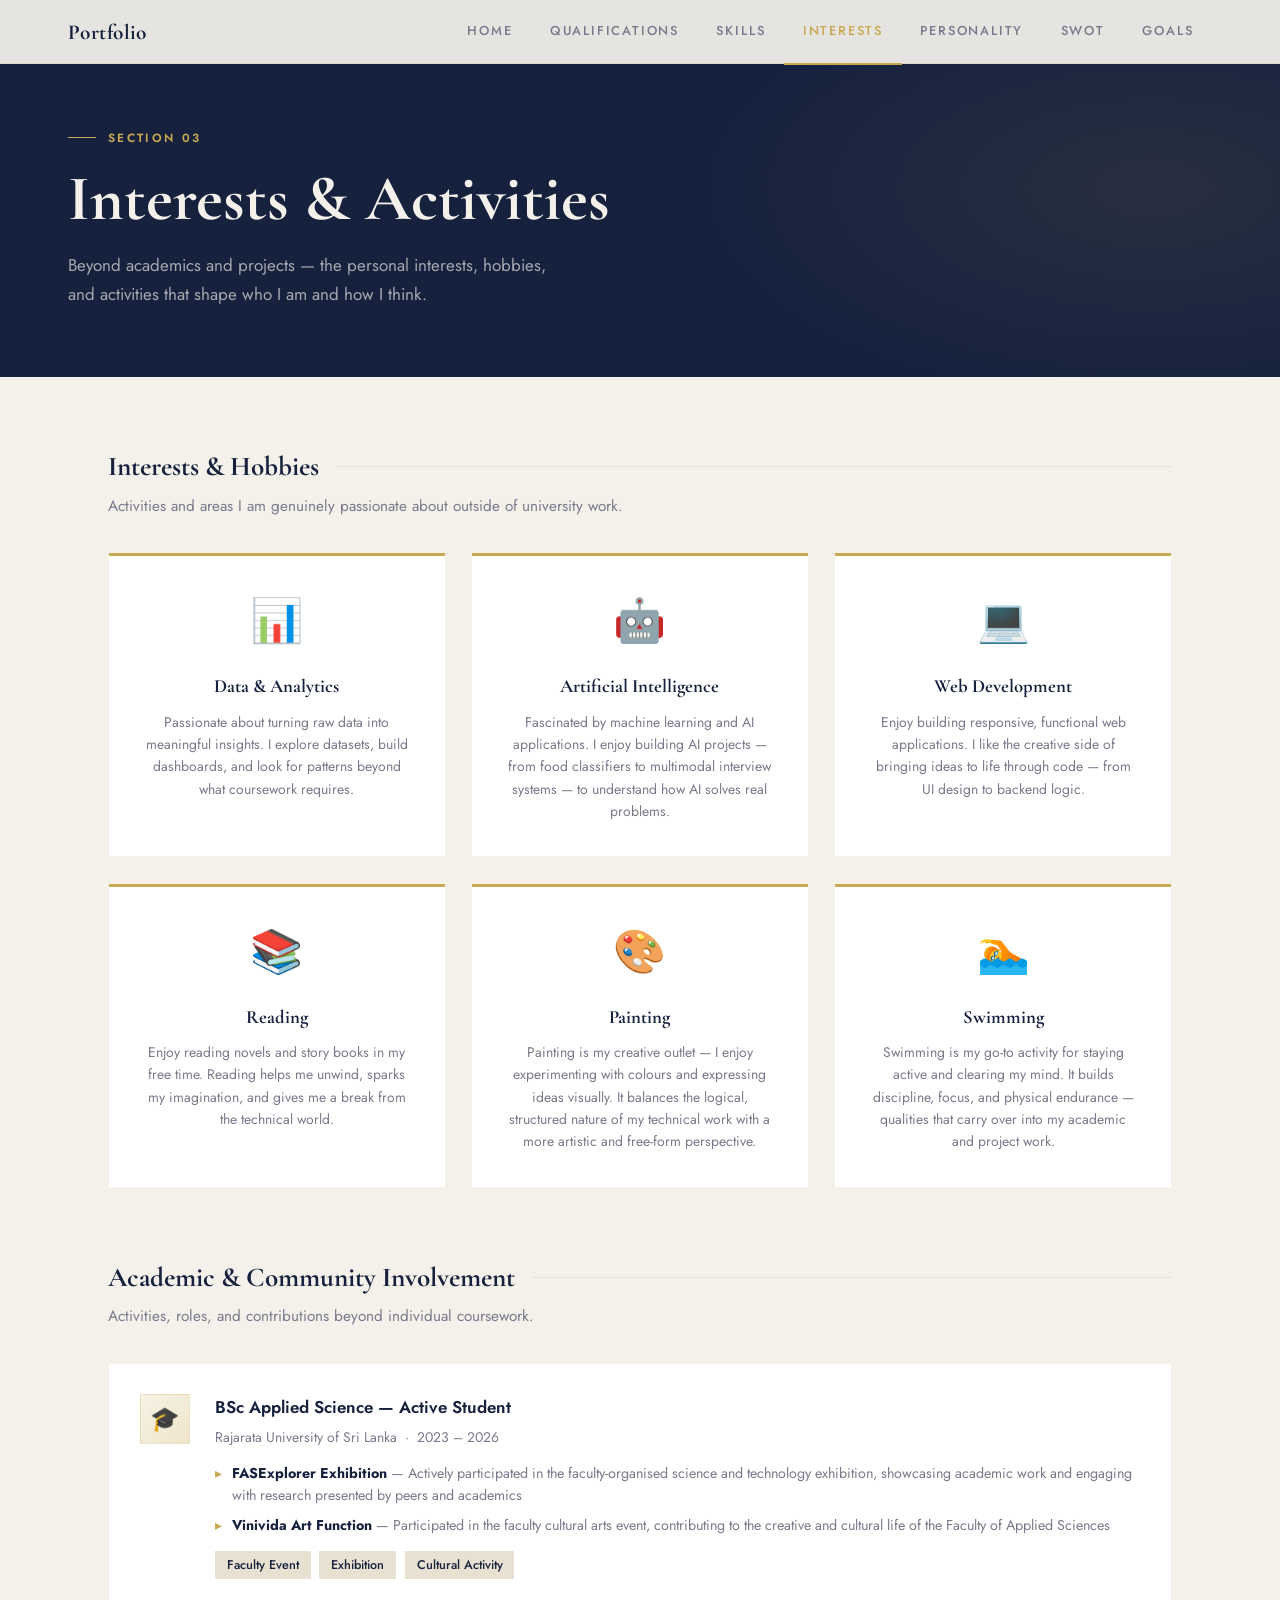
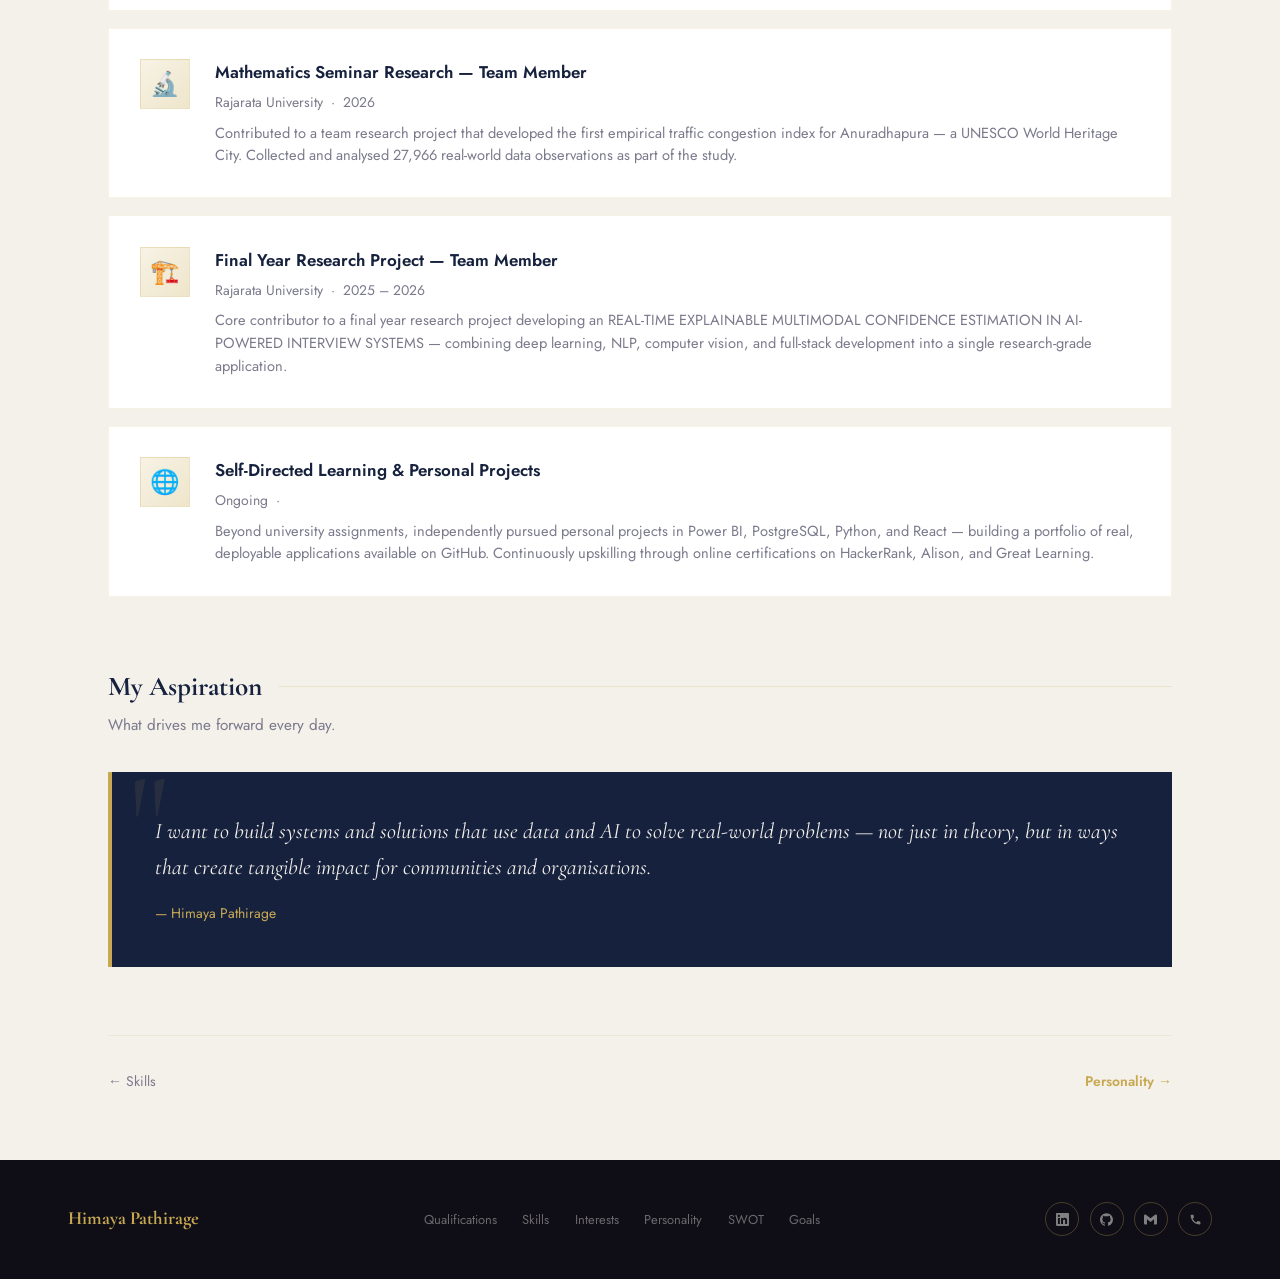
<file: interests.html>
<!DOCTYPE html>
<html lang="en">
<head>
<meta charset="UTF-8">
<meta name="viewport" content="width=device-width, initial-scale=1.0">
<title>E-Portfolio — Interests & Activities</title>
<link rel="stylesheet" href="css/style.css">
<style>
  .interest-grid {
    display: grid; grid-template-columns: repeat(3,1fr); gap: 1.5rem;
  }
  .interest-card {
    background: var(--white); border: 1px solid rgba(200,169,81,0.15);
    padding: 2rem; text-align: center; transition: all var(--trans);
    position: relative; overflow: hidden;
  }
  .interest-card:hover {
    background: var(--ink); color: var(--cream);
    transform: translateY(-4px); box-shadow: var(--shadow);
  }
  .interest-card::before {
    content: ''; position: absolute; top:0; left:0;
    width: 100%; height: 3px; background: var(--gold);
  }
  .interest-icon { font-size: 2.5rem; margin-bottom: 1rem; }
  .interest-name {
    font-family: var(--font-display); font-size: 1.1rem;
    font-weight: 700; margin-bottom: 0.5rem;
  }
  .interest-desc {
    font-size: 0.82rem; color: var(--muted); line-height: 1.6;
  }
  .interest-card:hover .interest-desc { color: rgba(244,241,235,0.65); }

  .activity-card {
    background: var(--white); border: 1px solid rgba(200,169,81,0.15);
    padding: 1.8rem; display: flex; gap: 1.5rem; align-items: flex-start;
    transition: border-color var(--trans), transform var(--trans);
    margin-bottom: 1rem;
  }
  .activity-card:hover { border-color: var(--gold); transform: translateX(4px); }
  .activity-icon {
    width: 50px; height: 50px; flex-shrink: 0;
    background: linear-gradient(135deg, rgba(200,169,81,0.15), rgba(200,169,81,0.3));
    border: 1px solid rgba(200,169,81,0.2);
    display: flex; align-items: center; justify-content: center;
    font-size: 1.4rem;
  }
  .activity-title { font-weight: 600; margin-bottom: 0.25rem; }
  .activity-meta { font-size: 0.82rem; color: var(--muted); margin-bottom: 0.5rem; }
  .activity-desc { font-size: 0.86rem; color: var(--muted); line-height: 1.55; }

  .aspiration-box {
    background: var(--ink); color: var(--cream);
    padding: 2.5rem; border-left: 4px solid var(--gold);
    position: relative; overflow: hidden;
  }
  .aspiration-box::before {
    content: '"'; position: absolute; top: -1rem; left: 1rem;
    font-family: var(--font-display); font-size: 8rem;
    color: rgba(200,169,81,0.1); line-height: 1;
  }
  .aspiration-text {
    font-family: var(--font-display); font-size: 1.3rem;
    font-style: italic; line-height: 1.6; position: relative; z-index: 1;
  }
  .aspiration-name {
    font-size: 0.82rem; color: var(--gold);
    margin-top: 1rem; position: relative; z-index: 1;
  }

  @media(max-width:900px) {
    .interest-grid { grid-template-columns: repeat(2,1fr); }
  }
</style>
</head>
<body>

<nav class="nav">
  <a href="index.html" class="nav-logo">Portfolio</a>
  <ul class="nav-links">
    <li><a href="index.html">Home</a></li>
    <li><a href="qualifications.html">Qualifications</a></li>
    <li><a href="skills.html">Skills</a></li>
    <li><a href="interests.html">Interests</a></li>
    <li><a href="personality.html">Personality</a></li>
    <li><a href="swot.html">SWOT</a></li>
    <li><a href="goals.html">Goals</a></li>
  </ul>
  <button class="nav-hamburger"><span></span><span></span><span></span></button>
</nav>

<div class="page-header">
  <div class="page-header-inner">
    <div class="page-eyebrow">Section 03</div>
    <h1>Interests &amp; Activities</h1>
    <p>Beyond academics and projects — the personal interests, hobbies, and activities that shape who I am and how I think.</p>
  </div>
</div>

<div class="content">

  <!-- Interests & Hobbies -->
  <div class="section-block">
    <h2 class="block-title">Interests &amp; Hobbies</h2>
    <p class="block-desc">Activities and areas I am genuinely passionate about outside of university work.</p>
    <div class="interest-grid">

      <div class="interest-card">
        <div class="interest-icon">📊</div>
        <div class="interest-name">Data & Analytics</div>
        <div class="interest-desc">Passionate about turning raw data into meaningful insights. I explore datasets, build dashboards, and look for patterns beyond what coursework requires.</div>
      </div>

      <div class="interest-card">
        <div class="interest-icon">🤖</div>
        <div class="interest-name">Artificial Intelligence</div>
        <div class="interest-desc">Fascinated by machine learning and AI applications. I enjoy building AI projects — from food classifiers to multimodal interview systems — to understand how AI solves real problems.</div>
      </div>

      <div class="interest-card">
        <div class="interest-icon">💻</div>
        <div class="interest-name">Web Development</div>
        <div class="interest-desc">Enjoy building responsive, functional web applications. I like the creative side of bringing ideas to life through code — from UI design to backend logic.</div>
      </div>

      <div class="interest-card">
        <div class="interest-icon">📚</div>
        <div class="interest-name">Reading</div>
        <div class="interest-desc">Enjoy reading novels and story books in my free time. Reading helps me unwind, sparks my imagination, and gives me a break from the technical world.</div>
      </div>

      <div class="interest-card">
        <div class="interest-icon">🎨</div>
        <div class="interest-name">Painting</div>
        <div class="interest-desc">Painting is my creative outlet — I enjoy experimenting with colours and expressing ideas visually. It balances the logical, structured nature of my technical work with a more artistic and free-form perspective.</div>
      </div>

      <div class="interest-card">
        <div class="interest-icon">🏊</div>
        <div class="interest-name">Swimming</div>
        <div class="interest-desc">Swimming is my go-to activity for staying active and clearing my mind. It builds discipline, focus, and physical endurance — qualities that carry over into my academic and project work.</div>
      </div>

    </div>
  </div>

  <!-- Activities & Involvement -->
  <div class="section-block">
    <h2 class="block-title">Academic &amp; Community Involvement</h2>
    <p class="block-desc">Activities, roles, and contributions beyond individual coursework.</p>

    <div class="activity-card">
      <div class="activity-icon">🎓</div>
      <div>
        <div class="activity-title">BSc Applied Science — Active Student</div>
        <div class="activity-meta">Rajarata University of Sri Lanka &nbsp;·&nbsp; 2023 – 2026</div>
        <div style="margin-top:0.8rem; display:flex; flex-direction:column; gap:0.4rem">
          <div style="display:flex; align-items:flex-start; gap:0.6rem; font-size:0.84rem; color:var(--muted)">
            <span style="color:var(--gold); flex-shrink:0">▸</span>
            <span><strong style="color:var(--ink)">FASExplorer Exhibition</strong> — Actively participated in the faculty-organised science and technology exhibition, showcasing academic work and engaging with research presented by peers and academics</span>
          </div>
          <div style="display:flex; align-items:flex-start; gap:0.6rem; font-size:0.84rem; color:var(--muted)">
            <span style="color:var(--gold); flex-shrink:0">▸</span>
            <span><strong style="color:var(--ink)">Vinivida Art Function</strong> — Participated in the faculty cultural arts event, contributing to the creative and cultural life of the Faculty of Applied Sciences</span>
          </div>
        </div>
        <div class="tags" style="margin-top:0.8rem">
          <span class="tag">Faculty Event</span>
          <span class="tag">Exhibition</span>
          <span class="tag">Cultural Activity</span>
        </div>
      </div>
    </div>    

    <div class="activity-card">
      <div class="activity-icon">🔬</div>
      <div>
        <div class="activity-title">Mathematics Seminar Research — Team Member</div>
        <div class="activity-meta">Rajarata University &nbsp;·&nbsp; 2026</div>
        <div class="activity-desc">Contributed to a team research project that developed the first empirical traffic congestion index for Anuradhapura — a UNESCO World Heritage City. Collected and analysed 27,966 real-world data observations as part of the study.</div>
      </div>
    </div>

    <div class="activity-card">
      <div class="activity-icon">🏗️</div>
      <div>
        <div class="activity-title">Final Year Research Project  — Team Member</div>
        <div class="activity-meta">Rajarata University &nbsp;·&nbsp; 2025 – 2026</div>
        <div class="activity-desc">Core contributor to a final year research project developing an REAL-TIME EXPLAINABLE MULTIMODAL CONFIDENCE ESTIMATION IN AI-POWERED INTERVIEW SYSTEMS — combining deep learning, NLP, computer vision, and full-stack development into a single research-grade application.</div>
      </div>
    </div>

    <div class="activity-card">
      <div class="activity-icon">🌐</div>
      <div>
        <div class="activity-title">Self-Directed Learning & Personal Projects</div>
        <div class="activity-meta">Ongoing &nbsp;·&nbsp;</div>
        <div class="activity-desc">Beyond university assignments, independently pursued personal projects in Power BI, PostgreSQL, Python, and React — building a portfolio of real, deployable applications available on GitHub. Continuously upskilling through online certifications on HackerRank, Alison, and Great Learning.</div>
      </div>
    </div>

  </div>

  <!-- Personal Quote / Aspiration -->
  <div class="section-block">
    <h2 class="block-title">My Aspiration</h2>
    <p class="block-desc">What drives me forward every day.</p>
    <div class="aspiration-box">
      <div class="aspiration-text">
        I want to build systems and solutions that use data and AI to solve real-world problems — not just in theory, but in ways that create tangible impact for communities and organisations.
      </div>
      <div class="aspiration-name">— Himaya Pathirage</div>
    </div>
  </div>

  <div style="display:flex;justify-content:space-between;padding-top:2rem;border-top:1px solid rgba(200,169,81,0.15)">
    <a href="skills.html" style="text-decoration:none;font-size:0.82rem;color:var(--muted)">← Skills</a>
    <a href="personality.html" style="text-decoration:none;font-size:0.82rem;color:var(--gold);font-weight:600">Personality →</a>
  </div>

</div>

<footer class="footer">
  <div class="footer-name">Himaya Pathirage</div>
  <ul class="footer-nav">
    <li><a href="qualifications.html">Qualifications</a></li>
    <li><a href="skills.html">Skills</a></li>
    <li><a href="interests.html">Interests</a></li>
    <li><a href="personality.html">Personality</a></li>
    <li><a href="swot.html">SWOT</a></li>
    <li><a href="goals.html">Goals</a></li>
  </ul>

  <!-- Replace <div>E-Portfolio &copy; 2026</div> with this -->
  <div style="display:flex; gap:0.6rem; align-items:center;">

    <a href="https://linkedin.com/in/himaya-pathirage-b94798361" 
       target="_blank" rel="noopener noreferrer" style="text-decoration:none" title="LinkedIn">
      <div style="width:34px;height:34px;border-radius:50%;border:1px solid rgba(200,169,81,0.3);display:flex;align-items:center;justify-content:center;color:rgba(244,241,235,0.5);transition:all 0.25s;cursor:pointer;"
        onmouseover="this.style.background='var(--gold)';this.style.color='var(--ink)';this.style.borderColor='var(--gold)'"
        onmouseout="this.style.background='';this.style.color='rgba(244,241,235,0.5)';this.style.borderColor='rgba(200,169,81,0.3)'">
        <svg xmlns="http://www.w3.org/2000/svg" width="13" height="13" fill="currentColor" viewBox="0 0 24 24">
          <path d="M20.447 20.452h-3.554v-5.569c0-1.328-.027-3.037-1.852-3.037-1.853 0-2.136 1.445-2.136 2.939v5.667H9.351V9h3.414v1.561h.046c.477-.9 1.637-1.85 3.37-1.85 3.601 0 4.267 2.37 4.267 5.455v6.286zM5.337 7.433a2.062 2.062 0 0 1-2.063-2.065 2.064 2.064 0 1 1 2.063 2.065zm1.782 13.019H3.555V9h3.564v11.452zM22.225 0H1.771C.792 0 0 .774 0 1.729v20.542C0 23.227.792 24 1.771 24h20.451C23.2 24 24 23.227 24 22.271V1.729C24 .774 23.2 0 22.222 0h.003z"/>
        </svg>
      </div>
    </a>

    <a href="https://github.com/HimayaPathirage" 
       target="_blank" rel="noopener noreferrer" style="text-decoration:none" title="GitHub">
      <div style="width:34px;height:34px;border-radius:50%;border:1px solid rgba(200,169,81,0.3);display:flex;align-items:center;justify-content:center;color:rgba(244,241,235,0.5);transition:all 0.25s;cursor:pointer;"
        onmouseover="this.style.background='var(--gold)';this.style.color='var(--ink)';this.style.borderColor='var(--gold)'"
        onmouseout="this.style.background='';this.style.color='rgba(244,241,235,0.5)';this.style.borderColor='rgba(200,169,81,0.3)'">
        <svg xmlns="http://www.w3.org/2000/svg" width="13" height="13" fill="currentColor" viewBox="0 0 24 24">
          <path d="M12 .297c-6.63 0-12 5.373-12 12 0 5.303 3.438 9.8 8.205 11.385.6.113.82-.258.82-.577 0-.285-.01-1.04-.015-2.04-3.338.724-4.042-1.61-4.042-1.61C4.422 18.07 3.633 17.7 3.633 17.7c-1.087-.744.084-.729.084-.729 1.205.084 1.838 1.236 1.838 1.236 1.07 1.835 2.809 1.305 3.495.998.108-.776.417-1.305.76-1.605-2.665-.3-5.466-1.332-5.466-5.93 0-1.31.465-2.38 1.235-3.22-.135-.303-.54-1.523.105-3.176 0 0 1.005-.322 3.3 1.23.96-.267 1.98-.399 3-.405 1.02.006 2.04.138 3 .405 2.28-1.552 3.285-1.23 3.285-1.23.645 1.653.24 2.873.12 3.176.765.84 1.23 1.91 1.23 3.22 0 4.61-2.805 5.625-5.475 5.92.42.36.81 1.096.81 2.22 0 1.606-.015 2.896-.015 3.286 0 .315.21.69.825.57C20.565 22.092 24 17.592 24 12.297c0-6.627-5.373-12-12-12"/>
        </svg>
      </div>
    </a>

    <a href="mailto:pdht20@gmail.com" style="text-decoration:none" title="Email">
      <div style="width:34px;height:34px;border-radius:50%;border:1px solid rgba(200,169,81,0.3);display:flex;align-items:center;justify-content:center;color:rgba(244,241,235,0.5);transition:all 0.25s;cursor:pointer;"
        onmouseover="this.style.background='var(--gold)';this.style.color='var(--ink)';this.style.borderColor='var(--gold)'"
        onmouseout="this.style.background='';this.style.color='rgba(244,241,235,0.5)';this.style.borderColor='rgba(200,169,81,0.3)'">
        <svg xmlns="http://www.w3.org/2000/svg" width="13" height="13" fill="currentColor" viewBox="0 0 24 24">
          <path d="M24 5.457v13.909c0 .904-.732 1.636-1.636 1.636h-3.819V11.73L12 16.64l-6.545-4.91v9.273H1.636A1.636 1.636 0 0 1 0 19.366V5.457c0-2.023 2.309-3.178 3.927-1.964L5.455 4.64 12 9.548l6.545-4.910 1.528-1.145C21.69 2.28 24 3.434 24 5.457z"/>
        </svg>
      </div>
    </a>

    <a href="tel:+94719879694" style="text-decoration:none" title="Phone">
      <div style="width:34px;height:34px;border-radius:50%;border:1px solid rgba(200,169,81,0.3);display:flex;align-items:center;justify-content:center;color:rgba(244,241,235,0.5);transition:all 0.25s;cursor:pointer;"
        onmouseover="this.style.background='var(--gold)';this.style.color='var(--ink)';this.style.borderColor='var(--gold)'"
        onmouseout="this.style.background='';this.style.color='rgba(244,241,235,0.5)';this.style.borderColor='rgba(200,169,81,0.3)'">
        <svg xmlns="http://www.w3.org/2000/svg" width="13" height="13" fill="currentColor" viewBox="0 0 24 24">
          <path d="M6.62 10.79c1.44 2.83 3.76 5.14 6.59 6.59l2.2-2.2c.27-.27.67-.36 1.02-.24 1.12.37 2.33.57 3.57.57.55 0 1 .45 1 1V20c0 .55-.45 1-1 1-9.39 0-17-7.61-17-17 0-.55.45-1 1-1h3.5c.55 0 1 .45 1 1 0 1.25.2 2.45.57 3.57.11.35.03.74-.25 1.02l-2.2 2.2z"/>
        </svg>
      </div>
    </a>

  </div>
</footer>

<script src="js/main.js"></script>
</body>
</html>
</file>
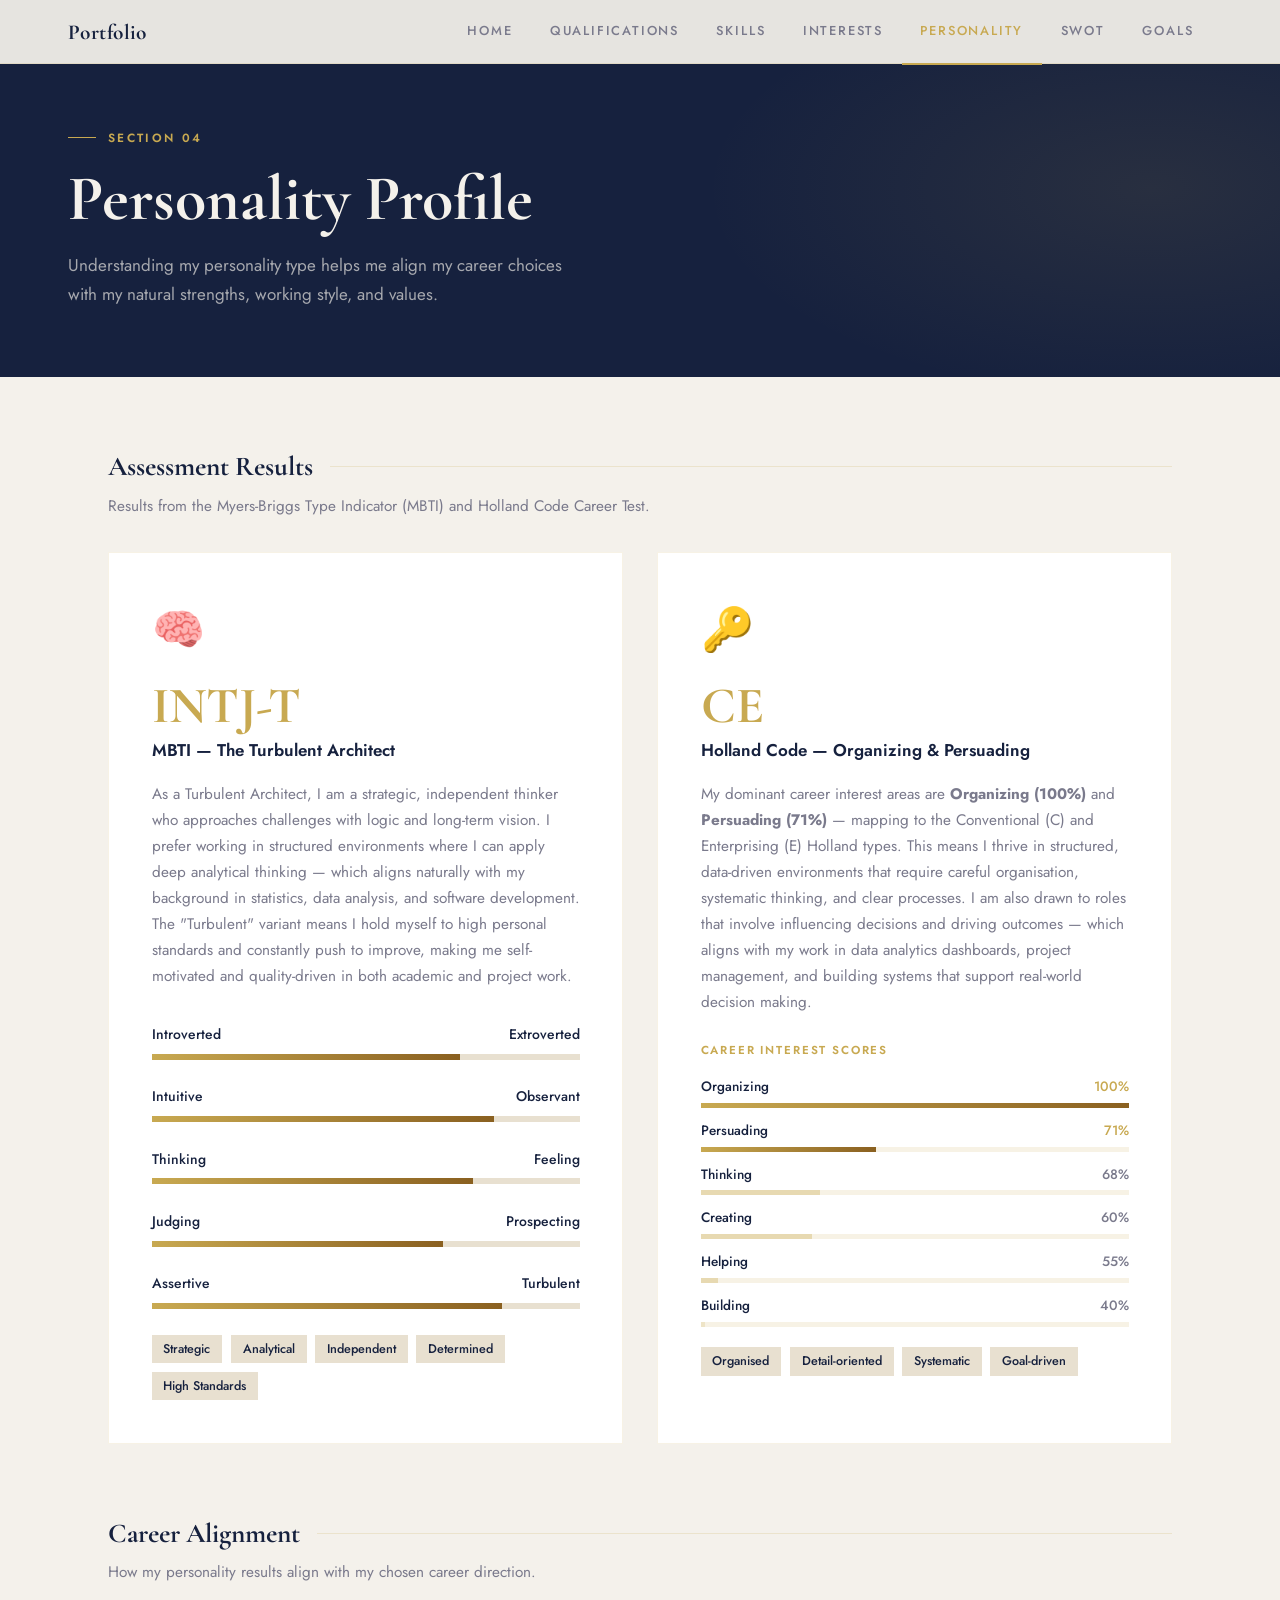
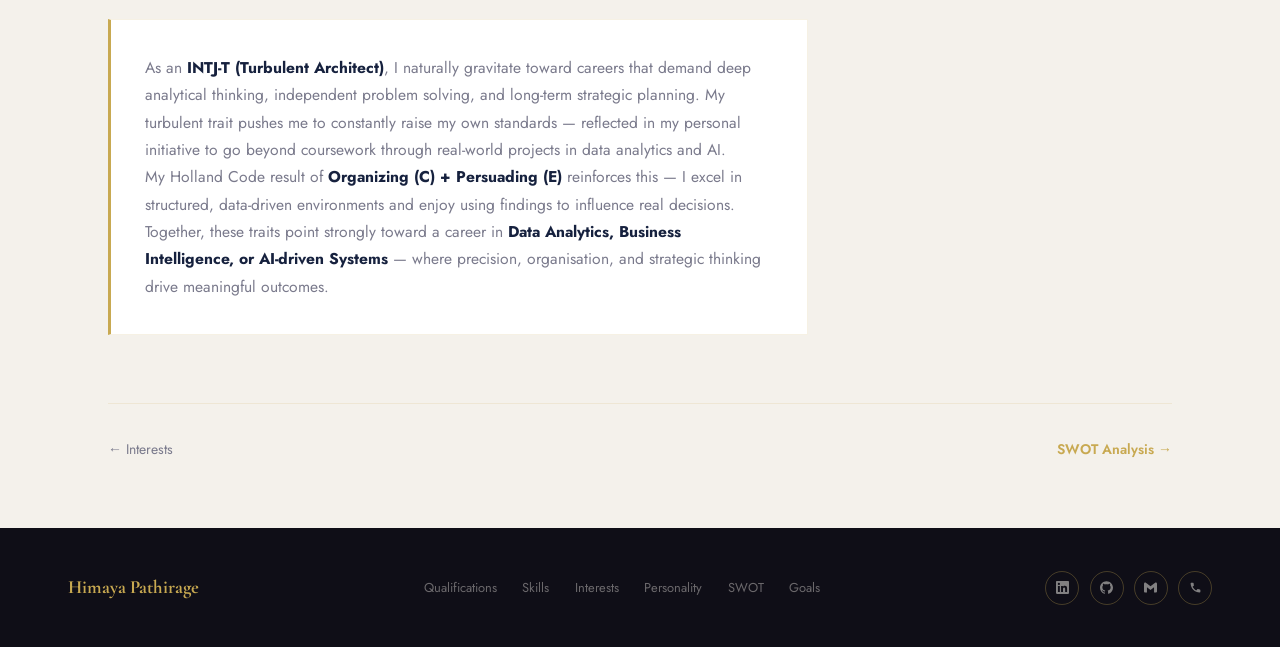
<file: personality.html>
<!DOCTYPE html>
<html lang="en">
<head>
<meta charset="UTF-8">
<meta name="viewport" content="width=device-width, initial-scale=1.0">
<title>E-Portfolio — Personality Profile</title>
<link rel="stylesheet" href="css/style.css">
<style>
  .personality-grid { display: grid; grid-template-columns: 1fr 1fr; gap: 2rem; }
  .p-card { background: var(--white); border: 1px solid rgba(200,169,81,0.15); padding: 2.5rem; }
  .p-icon { font-size: 2.5rem; margin-bottom: 1rem; }
  .p-type { font-family: var(--font-display); font-size: 3rem; font-weight: 700; color: var(--gold); line-height: 1; margin-bottom: 0.3rem; }
  .p-label { font-weight: 600; font-size: 1rem; margin-bottom: 1rem; }
  .p-desc { font-size: 0.9rem; color: var(--muted); line-height: 1.7; margin-bottom: 1.2rem; }
  .trait-row { display: flex; flex-wrap: wrap; gap: 0.5rem; margin-top: 1rem; }

  .dimension-block { margin-top: 2rem; }
  .dim-item { margin-bottom: 1.5rem; }
  .dim-label { display: flex; justify-content: space-between; font-size: 0.82rem; font-weight: 500; margin-bottom: 0.5rem; }
  .dim-track { height: 6px; background: var(--warm); position: relative; }
  .dim-fill { height: 100%; background: linear-gradient(90deg, var(--gold), #8a6020); transition: width 1s ease; }
  .dim-ends { display: flex; justify-content: space-between; font-size: 0.7rem; color: var(--muted); margin-top: 0.3rem; }

  .holland-grid { display: grid; grid-template-columns: repeat(3,1fr); gap: 1rem; }
  .holland-cell {
    padding: 1.5rem; text-align: center;
    border: 1px solid rgba(200,169,81,0.15);
    background: var(--white); transition: all var(--trans);
  }
  .holland-cell.active { background: var(--ink); color: var(--cream); border-color: var(--gold); }
  .holland-letter { font-family: var(--font-display); font-size: 2.5rem; font-weight: 700; color: var(--gold); line-height: 1; }
  .holland-cell.active .holland-letter { color: var(--gold); }
  .holland-name { font-size: 0.8rem; font-weight: 600; margin: 0.3rem 0; }
  .holland-desc { font-size: 0.75rem; color: var(--muted); line-height: 1.4; }
  .holland-cell.active .holland-desc { color: rgba(244,241,235,0.6); }

  @media(max-width:900px){ .personality-grid, .holland-grid{grid-template-columns:1fr;} }
</style>
</head>
<body>

<nav class="nav">
  <a href="index.html" class="nav-logo">Portfolio</a>
  <ul class="nav-links">
    <li><a href="index.html">Home</a></li>
    <li><a href="qualifications.html">Qualifications</a></li>
    <li><a href="skills.html">Skills</a></li>
    <li><a href="interests.html">Interests</a></li>
    <li><a href="personality.html">Personality</a></li>
    <li><a href="swot.html">SWOT</a></li>
    <li><a href="goals.html">Goals</a></li>
  </ul>
  <button class="nav-hamburger"><span></span><span></span><span></span></button>
</nav>

<div class="page-header">
  <div class="page-header-inner">
    <div class="page-eyebrow">Section 04</div>
    <h1>Personality Profile</h1>
    <p>Understanding my personality type helps me align my career choices with my natural strengths, working style, and values.</p>
  </div>
</div>

<div class="content">

  <div class="section-block">
    <h2 class="block-title">Assessment Results</h2>
    <p class="block-desc">Results from the Myers-Briggs Type Indicator (MBTI) and Holland Code Career Test.</p>
    <div class="personality-grid">

      <!-- MBTI Card -->
      <div class="p-card">
        <div class="p-icon">🧠</div>
        <div class="p-type">INTJ-T</div>
        <div class="p-label">MBTI — The Turbulent Architect</div>
        <p class="p-desc">As a Turbulent Architect, I am a strategic, independent thinker who approaches challenges with logic and long-term vision. I prefer working in structured environments where I can apply deep analytical thinking — which aligns naturally with my background in statistics, data analysis, and software development. The "Turbulent" variant means I hold myself to high personal standards and constantly push to improve, making me self-motivated and quality-driven in both academic and project work.</p>
        <div class="dimension-block">
          <div class="dim-item">
            <div class="dim-label"><span>Introverted</span><span>Extroverted</span></div>
            <div class="dim-track"><div class="dim-fill" data-width="72%" style="width:0"></div></div>
          </div>
          <div class="dim-item">
            <div class="dim-label"><span>Intuitive</span><span>Observant</span></div>
            <div class="dim-track"><div class="dim-fill" data-width="80%" style="width:0"></div></div>
          </div>
          <div class="dim-item">
            <div class="dim-label"><span>Thinking</span><span>Feeling</span></div>
            <div class="dim-track"><div class="dim-fill" data-width="75%" style="width:0"></div></div>
          </div>
          <div class="dim-item">
            <div class="dim-label"><span>Judging</span><span>Prospecting</span></div>
            <div class="dim-track"><div class="dim-fill" data-width="68%" style="width:0"></div></div>
          </div>
          <div class="dim-item">
            <div class="dim-label"><span>Assertive</span><span>Turbulent</span></div>
            <div class="dim-track"><div class="dim-fill" data-width="82%" style="width:0"></div></div>
          </div>
        </div>
        <div class="trait-row">
          <span class="tag">Strategic</span>
          <span class="tag">Analytical</span>
          <span class="tag">Independent</span>
          <span class="tag">Determined</span>
          <span class="tag">High Standards</span>
        </div>
      </div>

      <!-- Holland Code Card -->
      <div class="p-card">
        <div class="p-icon">🔑</div>
        <div class="p-type">CE</div>
        <div class="p-label">Holland Code — Organizing & Persuading</div>
        <p class="p-desc">My dominant career interest areas are <strong>Organizing (100%)</strong> and <strong>Persuading (71%)</strong> — mapping to the Conventional (C) and Enterprising (E) Holland types. This means I thrive in structured, data-driven environments that require careful organisation, systematic thinking, and clear processes. I am also drawn to roles that involve influencing decisions and driving outcomes — which aligns with my work in data analytics dashboards, project management, and building systems that support real-world decision making.</p>
        <div style="margin-top:1.5rem">
          <div class="label" style="margin-bottom:1rem">Career Interest Scores</div>
          <div style="display:flex; flex-direction:column; gap:0.7rem">
            <div>
              <div style="display:flex; justify-content:space-between; font-size:0.8rem; font-weight:500; margin-bottom:0.3rem">
                <span>Organizing</span><span style="color:var(--gold)">100%</span>
              </div>
              <div style="height:5px; background:rgba(200,169,81,0.15)">
                <div style="width:100%; height:100%; background:linear-gradient(90deg,var(--gold),#8a6020)"></div>
              </div>
            </div>
            <div>
              <div style="display:flex; justify-content:space-between; font-size:0.8rem; font-weight:500; margin-bottom:0.3rem">
                <span>Persuading</span><span style="color:var(--gold)">71%</span>
              </div>
              <div style="height:5px; background:rgba(200,169,81,0.15)">
                <div style="width:41%; height:100%; background:linear-gradient(90deg,var(--gold),#8a6020)"></div>
              </div>
            </div>
            <div>
              <div style="display:flex; justify-content:space-between; font-size:0.8rem; font-weight:500; margin-bottom:0.3rem">
                <span>Thinking</span><span style="color:var(--muted)">68%</span>
              </div>
              <div style="height:5px; background:rgba(200,169,81,0.15)">
                <div style="width:28%; height:100%; background:rgba(200,169,81,0.35)"></div>
              </div>
            </div>
            <div>
              <div style="display:flex; justify-content:space-between; font-size:0.8rem; font-weight:500; margin-bottom:0.3rem">
                <span>Creating</span><span style="color:var(--muted)">60%</span>
              </div>
              <div style="height:5px; background:rgba(200,169,81,0.15)">
                <div style="width:26%; height:100%; background:rgba(200,169,81,0.35)"></div>
              </div>
            </div>
            <div>
              <div style="display:flex; justify-content:space-between; font-size:0.8rem; font-weight:500; margin-bottom:0.3rem">
                <span>Helping</span><span style="color:var(--muted)">55%</span>
              </div>
              <div style="height:5px; background:rgba(200,169,81,0.15)">
                <div style="width:4%; height:100%; background:rgba(200,169,81,0.35)"></div>
              </div>
            </div>
            <div>
              <div style="display:flex; justify-content:space-between; font-size:0.8rem; font-weight:500; margin-bottom:0.3rem">
                <span>Building</span><span style="color:var(--muted)">40%</span>
              </div>
              <div style="height:5px; background:rgba(200,169,81,0.15)">
                <div style="width:1%; height:100%; background:rgba(200,169,81,0.2)"></div>
              </div>
            </div>
          </div>
        </div>
        <div class="trait-row" style="margin-top:1.2rem">
          <span class="tag">Organised</span>
          <span class="tag">Detail-oriented</span>
          <span class="tag">Systematic</span>
          <span class="tag">Goal-driven</span>
        </div>
      </div>

    </div>
  </div>

  <!-- Career Alignment -->
  <div class="section-block">
    <h2 class="block-title">Career Alignment</h2>
    <p class="block-desc">How my personality results align with my chosen career direction.</p>
    <div class="card card-accent" style="padding:2rem; max-width:700px">
      <p style="font-size:0.92rem; line-height:1.75; color:var(--muted)">
        As an <strong style="color:var(--ink)">INTJ-T (Turbulent Architect)</strong>, I naturally gravitate toward careers that demand deep analytical thinking, independent problem solving, and long-term strategic planning. My turbulent trait pushes me to constantly raise my own standards — reflected in my personal initiative to go beyond coursework through real-world projects in data analytics and AI.<br> My Holland Code result of <strong style="color:var(--ink)">Organizing (C) + Persuading (E)</strong> reinforces this — I excel in structured, data-driven environments and enjoy using findings to influence real decisions. Together, these traits point strongly toward a career in <strong style="color:var(--ink)">Data Analytics, Business Intelligence, or AI-driven Systems</strong> — where precision, organisation, and strategic thinking drive meaningful outcomes.
      </p>
    </div>
  </div>

<div style="display:flex;justify-content:space-between;padding-top:2rem;border-top:1px solid rgba(200,169,81,0.15)">
    <a href="interests.html" style="text-decoration:none;font-size:0.82rem;color:var(--muted)">← Interests</a>
    <a href="swot.html" style="text-decoration:none;font-size:0.82rem;color:var(--gold);font-weight:600">SWOT Analysis →</a>
  </div>

</div>

  

</div>

<footer class="footer">
  <div class="footer-name">Himaya Pathirage</div>
  <ul class="footer-nav">
    <li><a href="qualifications.html">Qualifications</a></li>
    <li><a href="skills.html">Skills</a></li>
    <li><a href="interests.html">Interests</a></li>
    <li><a href="personality.html">Personality</a></li>
    <li><a href="swot.html">SWOT</a></li>
    <li><a href="goals.html">Goals</a></li>
  </ul>

  <!-- Replace <div>E-Portfolio &copy; 2026</div> with this -->
  <div style="display:flex; gap:0.6rem; align-items:center;">

    <a href="https://linkedin.com/in/himaya-pathirage-b94798361" 
       target="_blank" rel="noopener noreferrer" style="text-decoration:none" title="LinkedIn">
      <div style="width:34px;height:34px;border-radius:50%;border:1px solid rgba(200,169,81,0.3);display:flex;align-items:center;justify-content:center;color:rgba(244,241,235,0.5);transition:all 0.25s;cursor:pointer;"
        onmouseover="this.style.background='var(--gold)';this.style.color='var(--ink)';this.style.borderColor='var(--gold)'"
        onmouseout="this.style.background='';this.style.color='rgba(244,241,235,0.5)';this.style.borderColor='rgba(200,169,81,0.3)'">
        <svg xmlns="http://www.w3.org/2000/svg" width="13" height="13" fill="currentColor" viewBox="0 0 24 24">
          <path d="M20.447 20.452h-3.554v-5.569c0-1.328-.027-3.037-1.852-3.037-1.853 0-2.136 1.445-2.136 2.939v5.667H9.351V9h3.414v1.561h.046c.477-.9 1.637-1.85 3.37-1.85 3.601 0 4.267 2.37 4.267 5.455v6.286zM5.337 7.433a2.062 2.062 0 0 1-2.063-2.065 2.064 2.064 0 1 1 2.063 2.065zm1.782 13.019H3.555V9h3.564v11.452zM22.225 0H1.771C.792 0 0 .774 0 1.729v20.542C0 23.227.792 24 1.771 24h20.451C23.2 24 24 23.227 24 22.271V1.729C24 .774 23.2 0 22.222 0h.003z"/>
        </svg>
      </div>
    </a>

    <a href="https://github.com/HimayaPathirage" 
       target="_blank" rel="noopener noreferrer" style="text-decoration:none" title="GitHub">
      <div style="width:34px;height:34px;border-radius:50%;border:1px solid rgba(200,169,81,0.3);display:flex;align-items:center;justify-content:center;color:rgba(244,241,235,0.5);transition:all 0.25s;cursor:pointer;"
        onmouseover="this.style.background='var(--gold)';this.style.color='var(--ink)';this.style.borderColor='var(--gold)'"
        onmouseout="this.style.background='';this.style.color='rgba(244,241,235,0.5)';this.style.borderColor='rgba(200,169,81,0.3)'">
        <svg xmlns="http://www.w3.org/2000/svg" width="13" height="13" fill="currentColor" viewBox="0 0 24 24">
          <path d="M12 .297c-6.63 0-12 5.373-12 12 0 5.303 3.438 9.8 8.205 11.385.6.113.82-.258.82-.577 0-.285-.01-1.04-.015-2.04-3.338.724-4.042-1.61-4.042-1.61C4.422 18.07 3.633 17.7 3.633 17.7c-1.087-.744.084-.729.084-.729 1.205.084 1.838 1.236 1.838 1.236 1.07 1.835 2.809 1.305 3.495.998.108-.776.417-1.305.76-1.605-2.665-.3-5.466-1.332-5.466-5.93 0-1.31.465-2.38 1.235-3.22-.135-.303-.54-1.523.105-3.176 0 0 1.005-.322 3.3 1.23.96-.267 1.98-.399 3-.405 1.02.006 2.04.138 3 .405 2.28-1.552 3.285-1.23 3.285-1.23.645 1.653.24 2.873.12 3.176.765.84 1.23 1.91 1.23 3.22 0 4.61-2.805 5.625-5.475 5.92.42.36.81 1.096.81 2.22 0 1.606-.015 2.896-.015 3.286 0 .315.21.69.825.57C20.565 22.092 24 17.592 24 12.297c0-6.627-5.373-12-12-12"/>
        </svg>
      </div>
    </a>

    <a href="mailto:pdht20@gmail.com" style="text-decoration:none" title="Email">
      <div style="width:34px;height:34px;border-radius:50%;border:1px solid rgba(200,169,81,0.3);display:flex;align-items:center;justify-content:center;color:rgba(244,241,235,0.5);transition:all 0.25s;cursor:pointer;"
        onmouseover="this.style.background='var(--gold)';this.style.color='var(--ink)';this.style.borderColor='var(--gold)'"
        onmouseout="this.style.background='';this.style.color='rgba(244,241,235,0.5)';this.style.borderColor='rgba(200,169,81,0.3)'">
        <svg xmlns="http://www.w3.org/2000/svg" width="13" height="13" fill="currentColor" viewBox="0 0 24 24">
          <path d="M24 5.457v13.909c0 .904-.732 1.636-1.636 1.636h-3.819V11.73L12 16.64l-6.545-4.91v9.273H1.636A1.636 1.636 0 0 1 0 19.366V5.457c0-2.023 2.309-3.178 3.927-1.964L5.455 4.64 12 9.548l6.545-4.910 1.528-1.145C21.69 2.28 24 3.434 24 5.457z"/>
        </svg>
      </div>
    </a>

    <a href="tel:+94719879694" style="text-decoration:none" title="Phone">
      <div style="width:34px;height:34px;border-radius:50%;border:1px solid rgba(200,169,81,0.3);display:flex;align-items:center;justify-content:center;color:rgba(244,241,235,0.5);transition:all 0.25s;cursor:pointer;"
        onmouseover="this.style.background='var(--gold)';this.style.color='var(--ink)';this.style.borderColor='var(--gold)'"
        onmouseout="this.style.background='';this.style.color='rgba(244,241,235,0.5)';this.style.borderColor='rgba(200,169,81,0.3)'">
        <svg xmlns="http://www.w3.org/2000/svg" width="13" height="13" fill="currentColor" viewBox="0 0 24 24">
          <path d="M6.62 10.79c1.44 2.83 3.76 5.14 6.59 6.59l2.2-2.2c.27-.27.67-.36 1.02-.24 1.12.37 2.33.57 3.57.57.55 0 1 .45 1 1V20c0 .55-.45 1-1 1-9.39 0-17-7.61-17-17 0-.55.45-1 1-1h3.5c.55 0 1 .45 1 1 0 1.25.2 2.45.57 3.57.11.35.03.74-.25 1.02l-2.2 2.2z"/>
        </svg>
      </div>
    </a>

  </div>
</footer>

<script src="js/main.js"></script>
<script>
  // animate MBTI bars
  const dimFills = document.querySelectorAll('.dim-fill[data-width]');
  const obs = new IntersectionObserver(entries => {
    entries.forEach(e => { if(e.isIntersecting){ e.target.style.width = e.target.dataset.width; obs.unobserve(e.target); } });
  }, { threshold: 0.3 });
  dimFills.forEach(f => obs.observe(f));
</script>
</body>
</html>
</file>
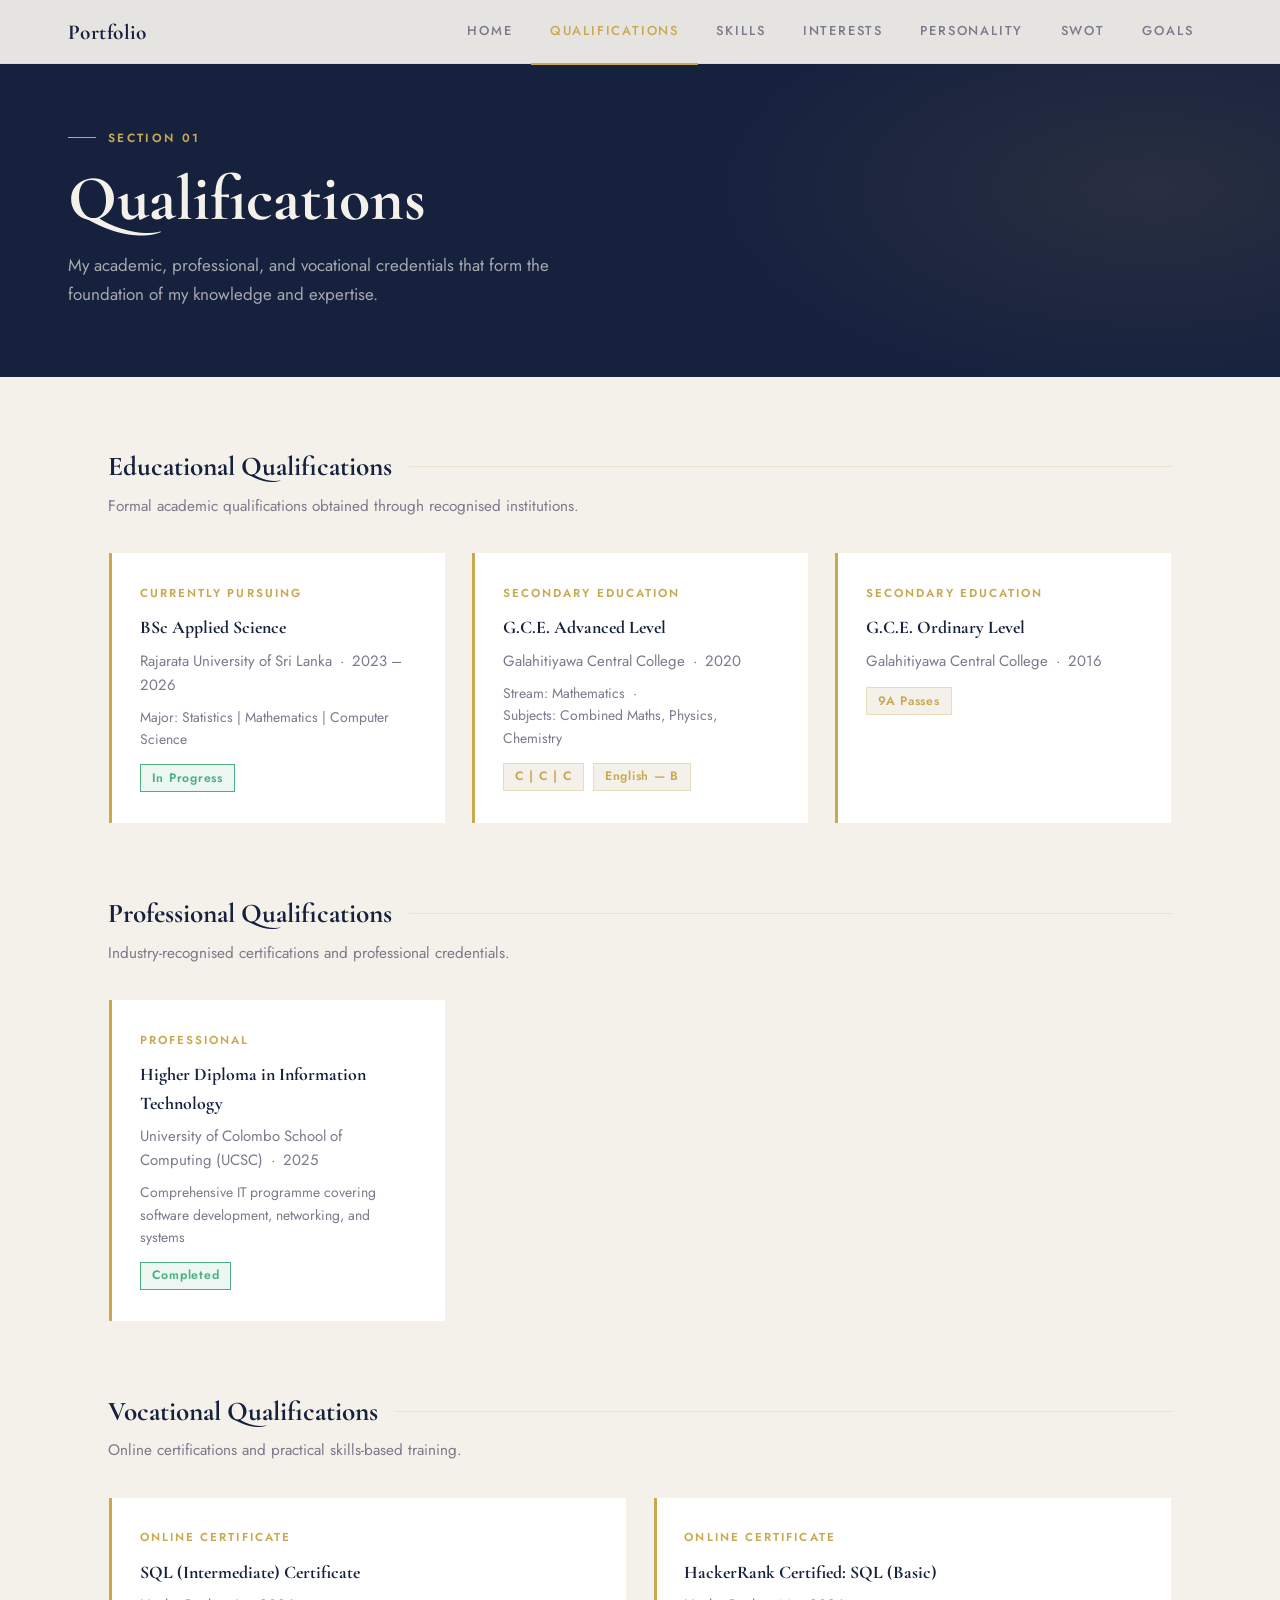
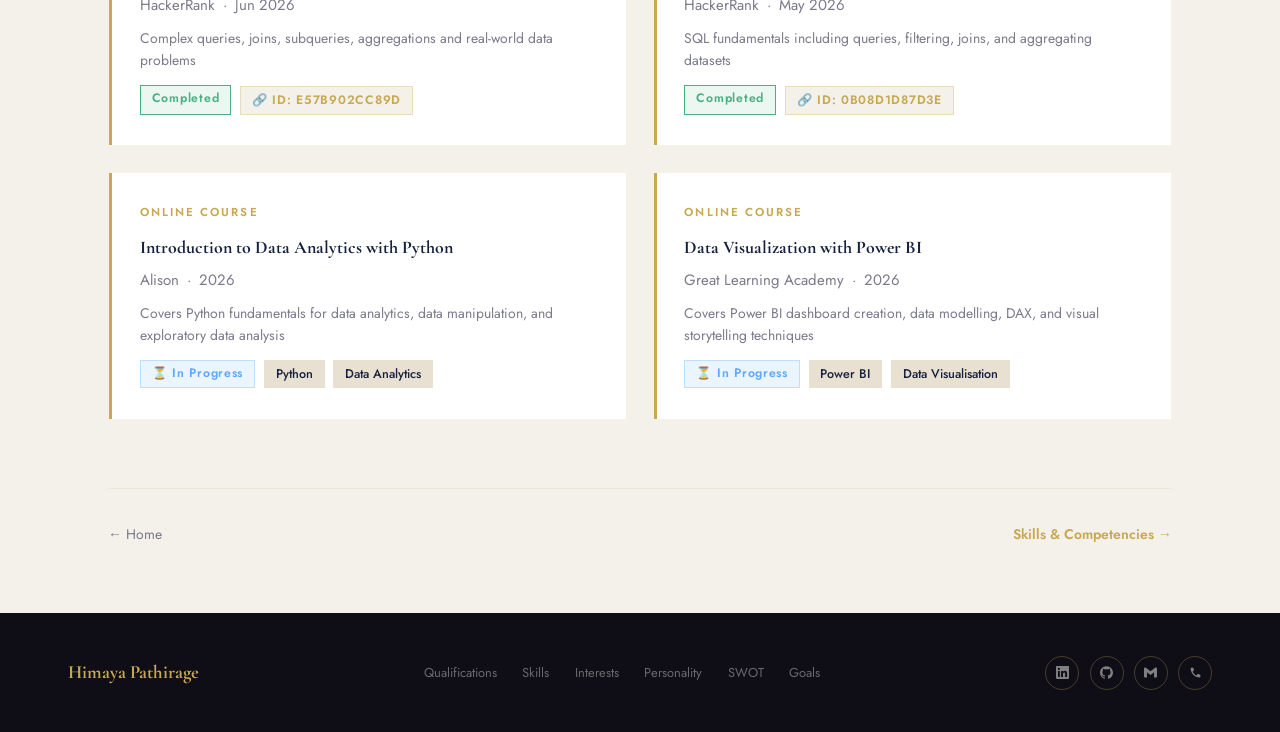
<file: qualifications.html>
<!DOCTYPE html>
<html lang="en">
<head>
<meta charset="UTF-8">
<meta name="viewport" content="width=device-width, initial-scale=1.0">
<title>E-Portfolio — Qualifications</title>
<link rel="stylesheet" href="css/style.css">
<style>
  .qual-grid { display: grid; grid-template-columns: repeat(3,1fr); gap: 1.5rem; }
  .qual-card {
    background: var(--white); border: 1px solid rgba(200,169,81,0.15);
    padding: 1.8rem; position: relative; overflow: hidden;
    transition: transform var(--trans), box-shadow var(--trans), border-color var(--trans);
  }
  .qual-card:hover { transform: translateY(-4px); box-shadow: var(--shadow); border-color: rgba(200,169,81,0.4); }
  .qual-card::before { content:''; position:absolute; top:0; left:0; width:3px; height:100%; background:var(--gold); }
  .qual-type { font-size:0.68rem; font-weight:600; letter-spacing:0.18em; text-transform:uppercase; color:var(--gold); margin-bottom:0.7rem; }
  .qual-name { font-family:var(--font-display); font-size:1.05rem; font-weight:700; margin-bottom:0.4rem; }
  .qual-meta { font-size:0.88rem; color:var(--muted); }
  @media(max-width:900px){ .qual-grid{grid-template-columns:1fr;} }
</style>
</head>
<body>

<nav class="nav">
  <a href="index.html" class="nav-logo">Portfolio</a>
  <ul class="nav-links">
    <li><a href="index.html">Home</a></li>
    <li><a href="qualifications.html">Qualifications</a></li>
    <li><a href="skills.html">Skills</a></li>
    <li><a href="interests.html">Interests</a></li>
    <li><a href="personality.html">Personality</a></li>
    <li><a href="swot.html">SWOT</a></li>
    <li><a href="goals.html">Goals</a></li>
  </ul>
  <button class="nav-hamburger"><span></span><span></span><span></span></button>
</nav>

<div class="page-header">
  <div class="page-header-inner">
    <div class="page-eyebrow">Section 01</div>
    <h1>Qualifications</h1>
    <p>My academic, professional, and vocational credentials that form the foundation of my knowledge and expertise.</p>
  </div>
</div>

<div class="content">

  <!-- Educational -->
  <div class="section-block">
    <h2 class="block-title">Educational Qualifications</h2>
    <p class="block-desc">Formal academic qualifications obtained through recognised institutions.</p>
    <div class="qual-grid">
      <div class="qual-card">
        <div class="qual-type">Currently Pursuing</div>
        <div class="qual-name">BSc Applied Science</div>
        <div class="qual-meta">Rajarata University of Sri Lanka &nbsp;·&nbsp; 2023 – 2026</div>
        <div style="font-size:0.82rem; color:var(--muted); margin-top:0.5rem;">
          Major: Statistics | Mathematics | Computer Science
        </div>
        <div class="tags"><span class="badge badge-green">In Progress</span></div>
      </div>

      <div class="qual-card">
        <div class="qual-type">Secondary Education</div>
        <div class="qual-name">G.C.E. Advanced Level</div>
        <div class="qual-meta">Galahitiyawa Central College &nbsp;·&nbsp; 2020</div>
        <div style="font-size:0.82rem; color:var(--muted); margin-top:0.5rem;">
          Stream: Mathematics &nbsp;·&nbsp;<br> Subjects: Combined Maths, Physics, Chemistry
        </div>
        <div class="tags">
          <span class="badge">C | C | C</span>
          <span class="badge">English — B</span>
        </div>
      </div>
      <div class="qual-card">
        <div class="qual-type">Secondary Education</div>
        <div class="qual-name">G.C.E. Ordinary Level</div>
        <div class="qual-meta">Galahitiyawa Central College &nbsp;·&nbsp; 2016</div>
        <div class="tags"><span class="badge">9A Passes</span></div>
      </div>
    </div>
  </div>

  <!-- Professional -->
<div class="section-block">
  <h2 class="block-title">Professional Qualifications</h2>
  <p class="block-desc">Industry-recognised certifications and professional credentials.</p>
  <div class="qual-grid">
    <div class="qual-card">
      <div class="qual-type">Professional</div>
      <div class="qual-name">Higher Diploma in Information Technology</div>
      <div class="qual-meta">University of Colombo School of Computing (UCSC) &nbsp;·&nbsp; 2025</div>
      <div style="font-size:0.82rem; color:var(--muted); margin-top:0.5rem;">
        Comprehensive IT programme covering software development, networking, and systems
      </div>
      <div class="tags"><span class="badge badge-green">Completed</span></div>
    </div>
  </div>
</div>

  <!-- Vocational -->
<div class="section-block">
  <h2 class="block-title">Vocational Qualifications</h2>
  <p class="block-desc">Online certifications and practical skills-based training.</p>
  <div class="qual-grid" style="grid-template-columns: repeat(2, 1fr);">

    <div class="qual-card">
      <div class="qual-type">Online Certificate</div>
      <div class="qual-name">SQL (Intermediate) Certificate</div>
      <div class="qual-meta">HackerRank &nbsp;·&nbsp; Jun 2026</div>
      <div style="font-size:0.82rem; color:var(--muted); margin-top:0.5rem;">
        Complex queries, joins, subqueries, aggregations and real-world data problems
      </div>
      <div class="tags">
        <span class="badge badge-green">Completed</span>
        <a href="https://www.hackerrank.com/certificates/e57b902cc89d" 
           target="_blank" rel="noopener noreferrer" style="text-decoration:none;">
          <span class="badge" style="cursor:pointer; transition: all 0.2s;"
            onmouseover="this.style.background='var(--gold)'; this.style.color='var(--white)'; this.style.borderColor='var(--gold)'"
            onmouseout="this.style.background=''; this.style.color=''; this.style.borderColor=''">
            🔗 ID: E57B902CC89D
          </span>
        </a>
      </div>
    </div>

    <div class="qual-card">
      <div class="qual-type">Online Certificate</div>
      <div class="qual-name">HackerRank Certified: SQL (Basic)</div>
      <div class="qual-meta">HackerRank &nbsp;·&nbsp; May 2026</div>
      <div style="font-size:0.82rem; color:var(--muted); margin-top:0.5rem;">
        SQL fundamentals including queries, filtering, joins, and aggregating datasets
      </div>
      <div class="tags">
        <span class="badge badge-green">Completed</span>
        <a href="https://www.hackerrank.com/certificates/0b08d1d87d3e" 
           target="_blank" rel="noopener noreferrer" style="text-decoration:none;">
          <span class="badge" style="cursor:pointer; transition: all 0.2s;"
            onmouseover="this.style.background='var(--gold)'; this.style.color='var(--white)'; this.style.borderColor='var(--gold)'"
            onmouseout="this.style.background=''; this.style.color=''; this.style.borderColor=''">
            🔗 ID: 0B08D1D87D3E
          </span>
        </a>
      </div>
    </div>

    <div class="qual-card">
      <div class="qual-type">Online Course</div>
      <div class="qual-name">Introduction to Data Analytics with Python</div>
      <div class="qual-meta">Alison &nbsp;·&nbsp; 2026</div>
      <div style="font-size:0.82rem; color:var(--muted); margin-top:0.5rem;">
        Covers Python fundamentals for data analytics, data manipulation, and exploratory data analysis
      </div>
      <div class="tags">
        <span class="badge" style="background:rgba(94,169,255,0.12); color:#5ea9ff; border-color:rgba(94,169,255,0.3)">⏳ In Progress</span>
        <span class="tag">Python</span>
        <span class="tag">Data Analytics</span>
      </div>
    </div>

    <div class="qual-card">
      <div class="qual-type">Online Course</div>
      <div class="qual-name">Data Visualization with Power BI</div>
      <div class="qual-meta">Great Learning Academy &nbsp;·&nbsp; 2026</div>
      <div style="font-size:0.82rem; color:var(--muted); margin-top:0.5rem;">
        Covers Power BI dashboard creation, data modelling, DAX, and visual storytelling techniques
      </div>
      <div class="tags">
        <span class="badge" style="background:rgba(94,169,255,0.12); color:#5ea9ff; border-color:rgba(94,169,255,0.3)">⏳ In Progress</span>
        <span class="tag">Power BI</span>
        <span class="tag">Data Visualisation</span>
      </div>
    </div>

  </div>
</div>
  <!-- Page nav -->
  <div style="display:flex;justify-content:space-between;padding-top:2rem;border-top:1px solid rgba(200,169,81,0.15)">
    <a href="index.html" style="text-decoration:none;font-size:0.82rem;color:var(--muted)">← Home</a>
    <a href="skills.html" style="text-decoration:none;font-size:0.82rem;color:var(--gold);font-weight:600">Skills & Competencies →</a>
  </div>

</div>

<footer class="footer">
  <div class="footer-name">Himaya Pathirage</div>
  <ul class="footer-nav">
    <li><a href="qualifications.html">Qualifications</a></li>
    <li><a href="skills.html">Skills</a></li>
    <li><a href="interests.html">Interests</a></li>
    <li><a href="personality.html">Personality</a></li>
    <li><a href="swot.html">SWOT</a></li>
    <li><a href="goals.html">Goals</a></li>
  </ul>

  <!-- Replace <div>E-Portfolio &copy; 2026</div> with this -->
  <div style="display:flex; gap:0.6rem; align-items:center;">

    <a href="https://linkedin.com/in/himaya-pathirage-b94798361" 
       target="_blank" rel="noopener noreferrer" style="text-decoration:none" title="LinkedIn">
      <div style="width:34px;height:34px;border-radius:50%;border:1px solid rgba(200,169,81,0.3);display:flex;align-items:center;justify-content:center;color:rgba(244,241,235,0.5);transition:all 0.25s;cursor:pointer;"
        onmouseover="this.style.background='var(--gold)';this.style.color='var(--ink)';this.style.borderColor='var(--gold)'"
        onmouseout="this.style.background='';this.style.color='rgba(244,241,235,0.5)';this.style.borderColor='rgba(200,169,81,0.3)'">
        <svg xmlns="http://www.w3.org/2000/svg" width="13" height="13" fill="currentColor" viewBox="0 0 24 24">
          <path d="M20.447 20.452h-3.554v-5.569c0-1.328-.027-3.037-1.852-3.037-1.853 0-2.136 1.445-2.136 2.939v5.667H9.351V9h3.414v1.561h.046c.477-.9 1.637-1.85 3.37-1.85 3.601 0 4.267 2.37 4.267 5.455v6.286zM5.337 7.433a2.062 2.062 0 0 1-2.063-2.065 2.064 2.064 0 1 1 2.063 2.065zm1.782 13.019H3.555V9h3.564v11.452zM22.225 0H1.771C.792 0 0 .774 0 1.729v20.542C0 23.227.792 24 1.771 24h20.451C23.2 24 24 23.227 24 22.271V1.729C24 .774 23.2 0 22.222 0h.003z"/>
        </svg>
      </div>
    </a>

    <a href="https://github.com/HimayaPathirage" 
       target="_blank" rel="noopener noreferrer" style="text-decoration:none" title="GitHub">
      <div style="width:34px;height:34px;border-radius:50%;border:1px solid rgba(200,169,81,0.3);display:flex;align-items:center;justify-content:center;color:rgba(244,241,235,0.5);transition:all 0.25s;cursor:pointer;"
        onmouseover="this.style.background='var(--gold)';this.style.color='var(--ink)';this.style.borderColor='var(--gold)'"
        onmouseout="this.style.background='';this.style.color='rgba(244,241,235,0.5)';this.style.borderColor='rgba(200,169,81,0.3)'">
        <svg xmlns="http://www.w3.org/2000/svg" width="13" height="13" fill="currentColor" viewBox="0 0 24 24">
          <path d="M12 .297c-6.63 0-12 5.373-12 12 0 5.303 3.438 9.8 8.205 11.385.6.113.82-.258.82-.577 0-.285-.01-1.04-.015-2.04-3.338.724-4.042-1.61-4.042-1.61C4.422 18.07 3.633 17.7 3.633 17.7c-1.087-.744.084-.729.084-.729 1.205.084 1.838 1.236 1.838 1.236 1.07 1.835 2.809 1.305 3.495.998.108-.776.417-1.305.76-1.605-2.665-.3-5.466-1.332-5.466-5.93 0-1.31.465-2.38 1.235-3.22-.135-.303-.54-1.523.105-3.176 0 0 1.005-.322 3.3 1.23.96-.267 1.98-.399 3-.405 1.02.006 2.04.138 3 .405 2.28-1.552 3.285-1.23 3.285-1.23.645 1.653.24 2.873.12 3.176.765.84 1.23 1.91 1.23 3.22 0 4.61-2.805 5.625-5.475 5.92.42.36.81 1.096.81 2.22 0 1.606-.015 2.896-.015 3.286 0 .315.21.69.825.57C20.565 22.092 24 17.592 24 12.297c0-6.627-5.373-12-12-12"/>
        </svg>
      </div>
    </a>

    <a href="mailto:pdht20@gmail.com" style="text-decoration:none" title="Email">
      <div style="width:34px;height:34px;border-radius:50%;border:1px solid rgba(200,169,81,0.3);display:flex;align-items:center;justify-content:center;color:rgba(244,241,235,0.5);transition:all 0.25s;cursor:pointer;"
        onmouseover="this.style.background='var(--gold)';this.style.color='var(--ink)';this.style.borderColor='var(--gold)'"
        onmouseout="this.style.background='';this.style.color='rgba(244,241,235,0.5)';this.style.borderColor='rgba(200,169,81,0.3)'">
        <svg xmlns="http://www.w3.org/2000/svg" width="13" height="13" fill="currentColor" viewBox="0 0 24 24">
          <path d="M24 5.457v13.909c0 .904-.732 1.636-1.636 1.636h-3.819V11.73L12 16.64l-6.545-4.91v9.273H1.636A1.636 1.636 0 0 1 0 19.366V5.457c0-2.023 2.309-3.178 3.927-1.964L5.455 4.64 12 9.548l6.545-4.910 1.528-1.145C21.69 2.28 24 3.434 24 5.457z"/>
        </svg>
      </div>
    </a>

    <a href="tel:+94719879694" style="text-decoration:none" title="Phone">
      <div style="width:34px;height:34px;border-radius:50%;border:1px solid rgba(200,169,81,0.3);display:flex;align-items:center;justify-content:center;color:rgba(244,241,235,0.5);transition:all 0.25s;cursor:pointer;"
        onmouseover="this.style.background='var(--gold)';this.style.color='var(--ink)';this.style.borderColor='var(--gold)'"
        onmouseout="this.style.background='';this.style.color='rgba(244,241,235,0.5)';this.style.borderColor='rgba(200,169,81,0.3)'">
        <svg xmlns="http://www.w3.org/2000/svg" width="13" height="13" fill="currentColor" viewBox="0 0 24 24">
          <path d="M6.62 10.79c1.44 2.83 3.76 5.14 6.59 6.59l2.2-2.2c.27-.27.67-.36 1.02-.24 1.12.37 2.33.57 3.57.57.55 0 1 .45 1 1V20c0 .55-.45 1-1 1-9.39 0-17-7.61-17-17 0-.55.45-1 1-1h3.5c.55 0 1 .45 1 1 0 1.25.2 2.45.57 3.57.11.35.03.74-.25 1.02l-2.2 2.2z"/>
        </svg>
      </div>
    </a>

  </div>
</footer>

<script src="js/main.js"></script>
</body>
</html>
</file>
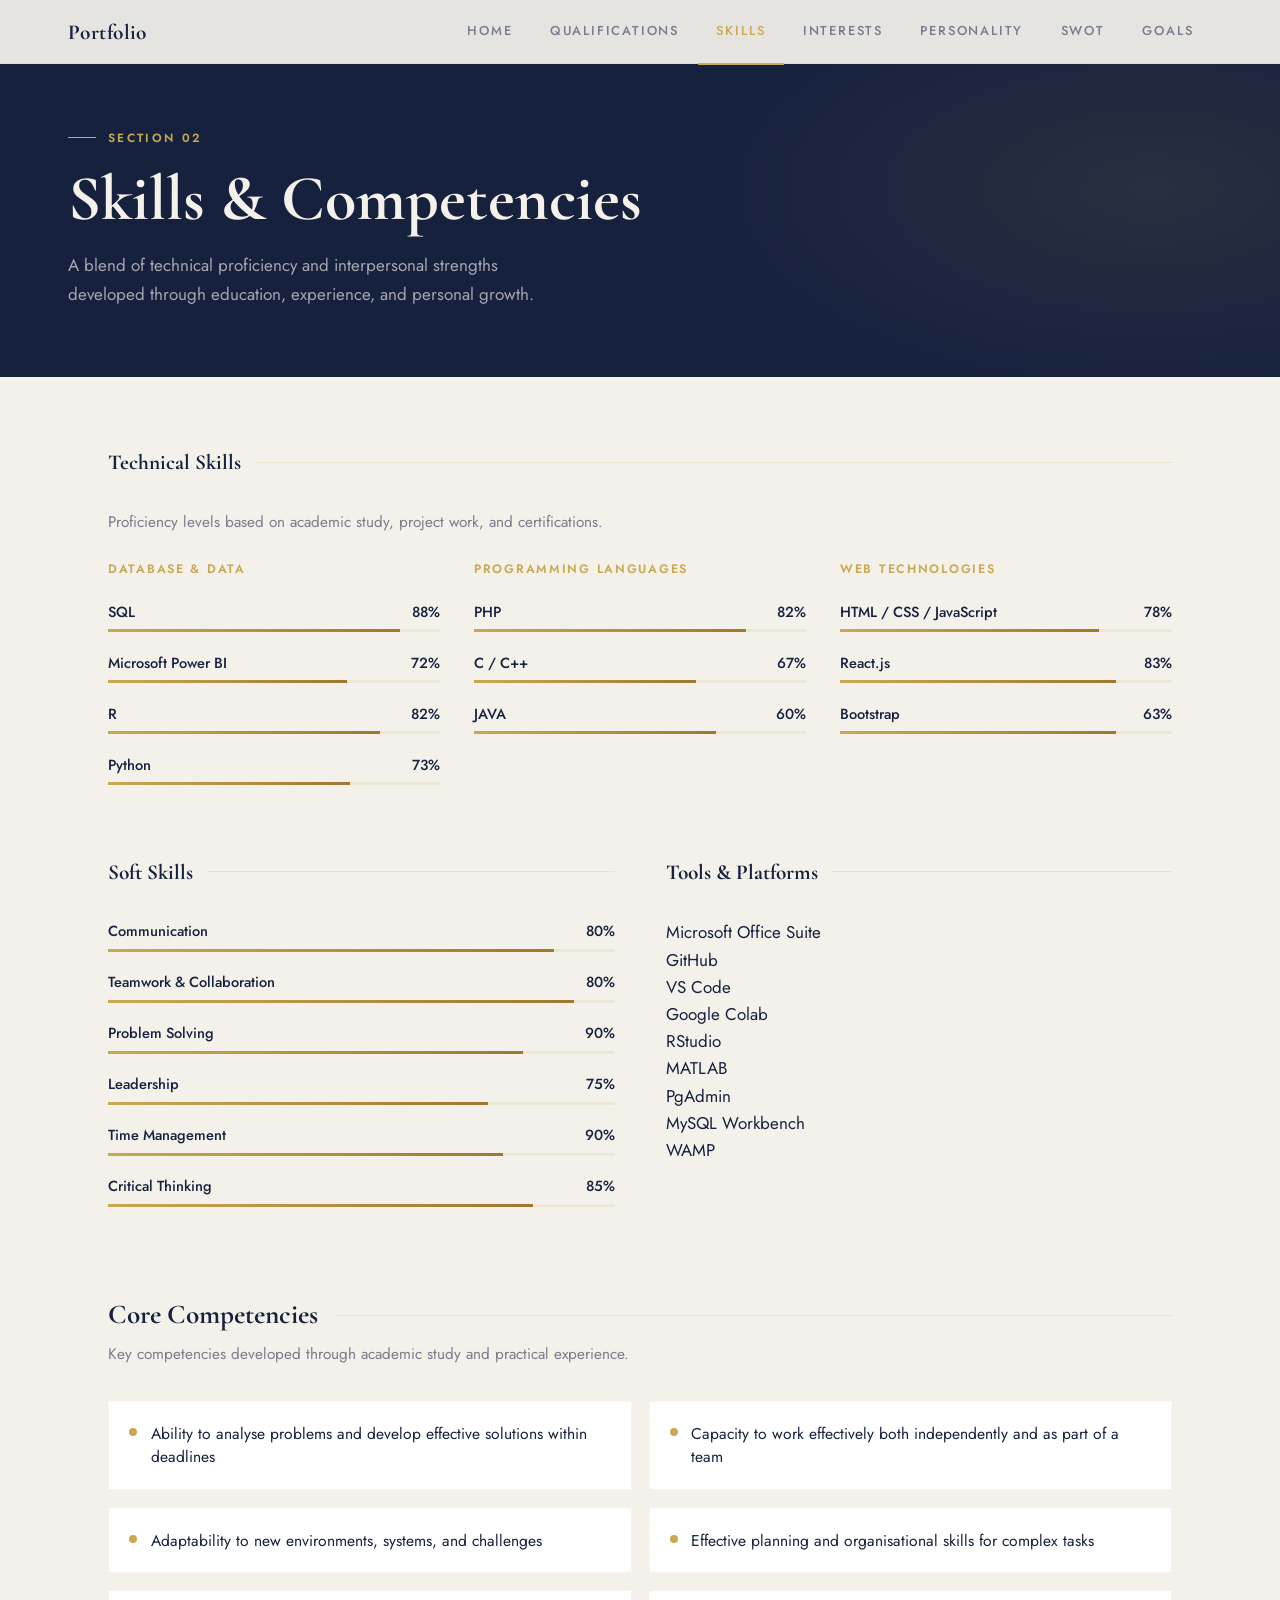
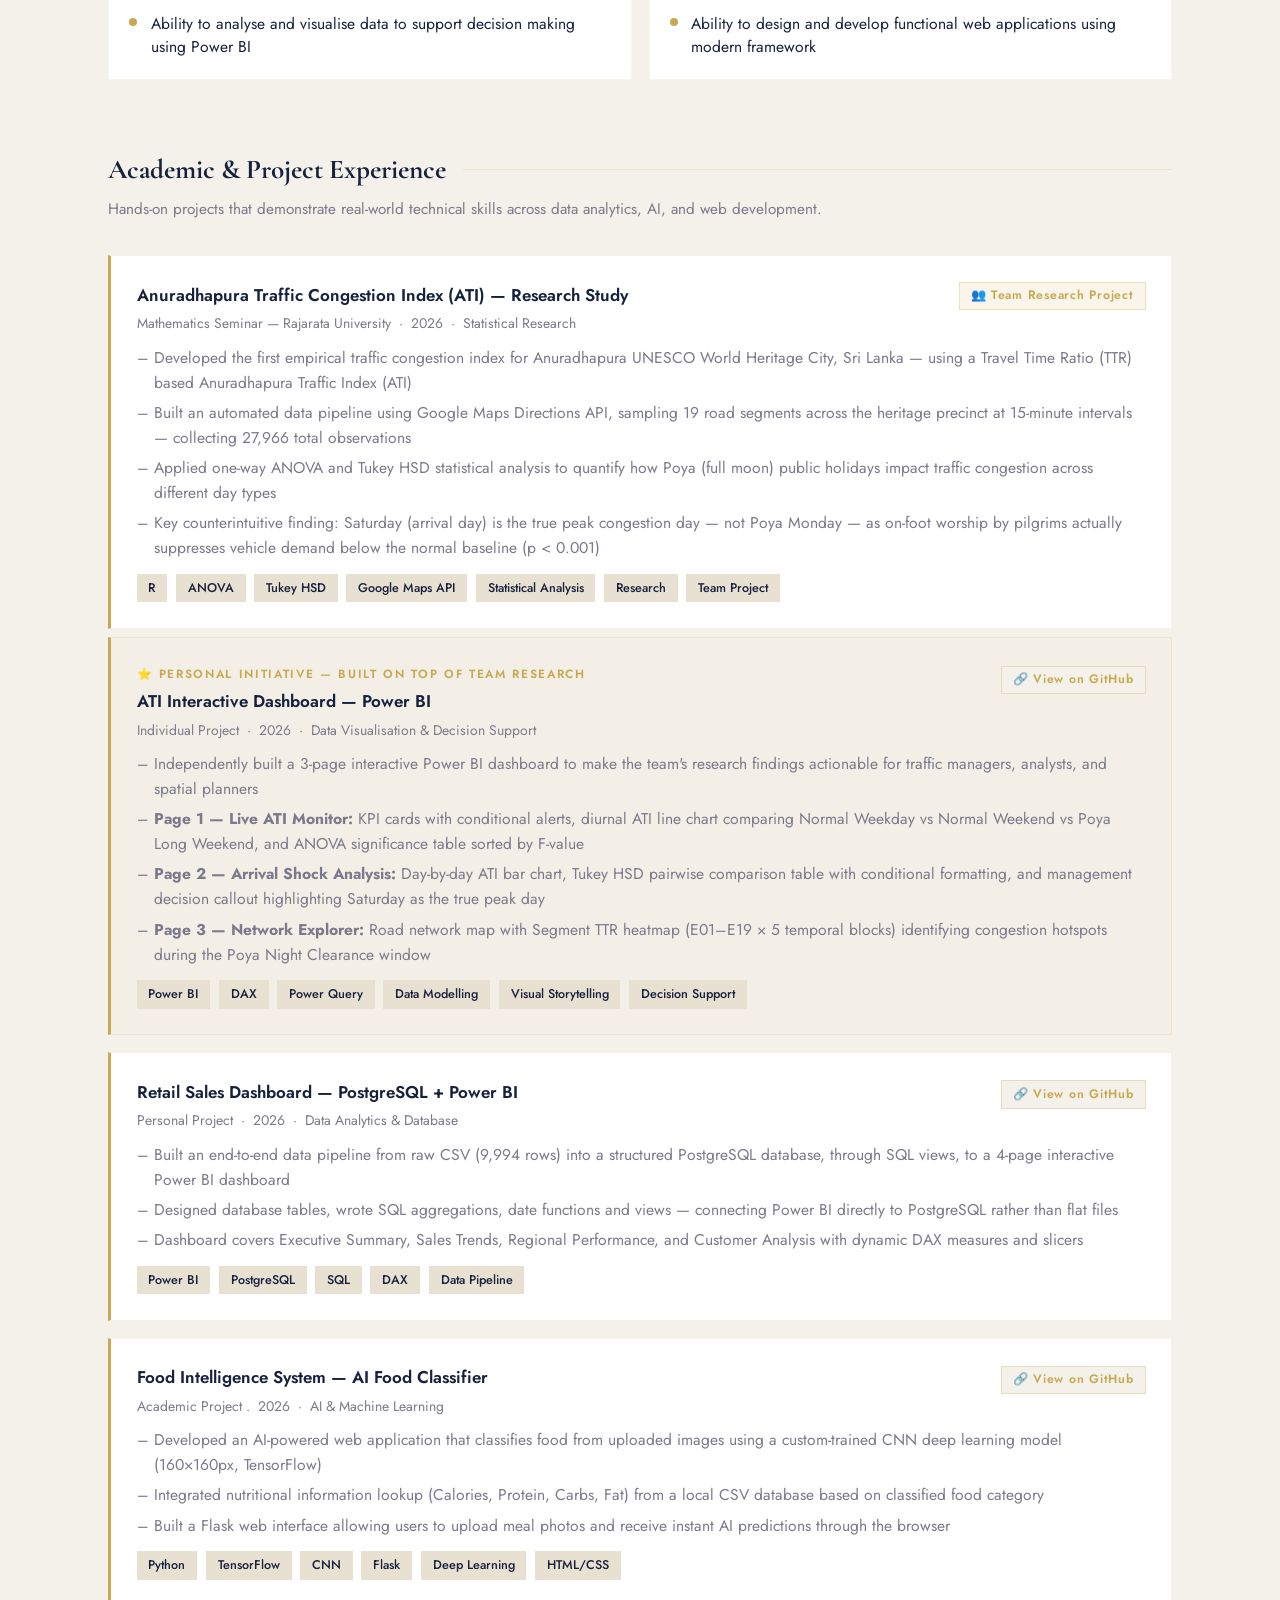
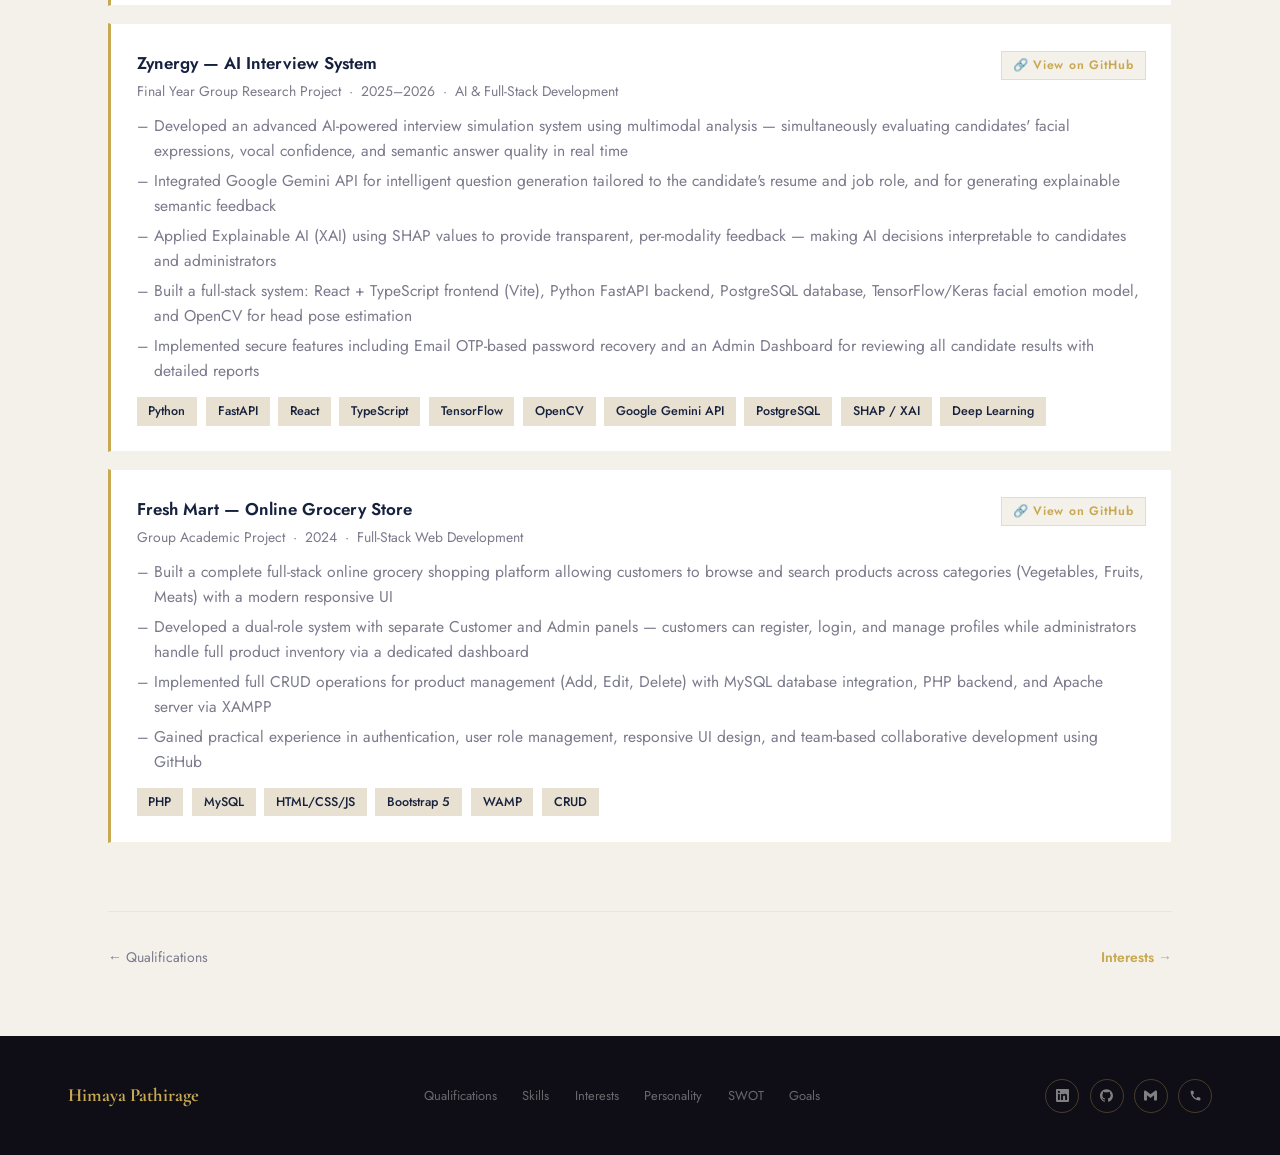
<file: skills.html>
<!DOCTYPE html>
<html lang="en">
<head>
<meta charset="UTF-8">
<meta name="viewport" content="width=device-width, initial-scale=1.0">
<title>E-Portfolio — Skills & Competencies</title>
<link rel="stylesheet" href="css/style.css">
<style>
  .skills-layout { display: grid; grid-template-columns: 1fr 1fr; gap: 4rem; }
  .group-title {
    font-family: var(--font-display); font-size: 1.25rem; font-weight: 700;
    margin-bottom: 1.8rem; display: flex; align-items: center; gap: 0.8rem;
  }
  .group-title::after { content:''; flex:1; height:1px; background:rgba(200,169,81,0.2); }
  .exp-card {
    background: var(--white); border: 1px solid rgba(200,169,81,0.15);
    padding: 1.5rem; margin-bottom: 1rem;
    border-left: 3px solid var(--gold);
  }
  .exp-title { font-weight: 600; margin-bottom: 0.2rem; }
  .exp-meta { font-size: 0.82rem; color: var(--muted); margin-bottom: 0.6rem; }
  .exp-point { font-size: 0.92rem; color: var(--muted); padding-left: 1rem; position: relative; margin-bottom: 0.3rem; }
  .exp-point::before { content:'–'; position:absolute; left:0; }
  .competency-grid { display: grid; grid-template-columns: repeat(2,1fr); gap: 1rem; }
  .comp-item {
    background: var(--white); border: 1px solid rgba(200,169,81,0.12);
    padding: 1.2rem; display: flex; align-items: flex-start; gap: 0.8rem;
  }
  .comp-dot { width: 8px; height: 8px; border-radius: 50%; background: var(--gold); flex-shrink: 0; margin-top: 0.35rem; }
  .comp-text { font-size: 0.92rem; line-height: 1.5; }
  @media(max-width:900px){ .skills-layout{grid-template-columns:1fr;gap:2rem;} .competency-grid{grid-template-columns:1fr;} }
</style>
</head>
<body>

<nav class="nav">
  <a href="index.html" class="nav-logo">Portfolio</a>
  <ul class="nav-links">
    <li><a href="index.html">Home</a></li>
    <li><a href="qualifications.html">Qualifications</a></li>
    <li><a href="skills.html">Skills</a></li>
    <li><a href="interests.html">Interests</a></li>
    <li><a href="personality.html">Personality</a></li>
    <li><a href="swot.html">SWOT</a></li>
    <li><a href="goals.html">Goals</a></li>
  </ul>
  <button class="nav-hamburger"><span></span><span></span><span></span></button>
</nav>

<div class="page-header">
  <div class="page-header-inner">
    <div class="page-eyebrow">Section 02</div>
    <h1>Skills &amp; Competencies</h1>
    <p>A blend of technical proficiency and interpersonal strengths developed through education, experience, and personal growth.</p>
  </div>
</div>

<div class="content">

  <div class="section-block">

  <!-- Technical Skills - Full Width 3 Columns -->
  <div class="group-title">Technical Skills</div>
  <p class="block-desc" style="margin-bottom:1.5rem">Proficiency levels based on academic study, project work, and certifications.</p>

  <div style="display:grid; grid-template-columns:repeat(3,1fr); gap:2rem; margin-bottom:3rem">

        <!-- Column 1: Database & Data -->
        <div>
          <div style="font-size:0.72rem; font-weight:600; letter-spacing:0.14em; text-transform:uppercase; color:var(--gold); margin-bottom:1.2rem">Database & Data</div>
          <div class="skill-item">
            <div class="skill-label"><span>SQL</span><span>88%</span></div>
            <div class="skill-track"><div class="skill-fill" data-width="88%"></div></div>
          </div>
          <div class="skill-item">
            <div class="skill-label"><span>Microsoft Power BI</span><span>72%</span></div>
            <div class="skill-track"><div class="skill-fill" data-width="72%"></div></div>
          </div>
          <div class="skill-item">
            <div class="skill-label"><span>R</span><span>82%</span></div>
            <div class="skill-track"><div class="skill-fill" data-width="82%"></div></div>
          </div>
          <div class="skill-item">
            <div class="skill-label"><span>Python</span><span>73%</span></div>
            <div class="skill-track"><div class="skill-fill" data-width="73%"></div></div>
          </div>
        </div>

        <!-- Column 2: Programming Languages -->
        <div>
          <div style="font-size:0.72rem; font-weight:600; letter-spacing:0.14em; text-transform:uppercase; color:var(--gold); margin-bottom:1.2rem">Programming Languages</div>
          <div class="skill-item">
            <div class="skill-label"><span>PHP</span><span>82%</span></div>
            <div class="skill-track"><div class="skill-fill" data-width="82%"></div></div>
          </div>
          <div class="skill-item">
            <div class="skill-label"><span>C / C++</span><span>67%</span></div>
            <div class="skill-track"><div class="skill-fill" data-width="67%"></div></div>
          </div>
          <div class="skill-item">
            <div class="skill-label"><span>JAVA</span><span>60%</span></div>
            <div class="skill-track"><div class="skill-fill" data-width="73%"></div></div>
          </div>
        </div>

      <!-- Column 3: Web Technologies -->
      <div>
        <div style="font-size:0.72rem; font-weight:600; letter-spacing:0.14em; text-transform:uppercase; color:var(--gold); margin-bottom:1.2rem">Web Technologies</div>
        <div class="skill-item">
          <div class="skill-label"><span>HTML / CSS / JavaScript</span><span>78%</span></div>
          <div class="skill-track"><div class="skill-fill" data-width="78%"></div></div>
        </div>
        <div class="skill-item">
          <div class="skill-label"><span>React.js</span><span>83%</span></div>
          <div class="skill-track"><div class="skill-fill" data-width="83%"></div></div>
        </div>
        <div class="skill-item">
          <div class="skill-label"><span>Bootstrap</span><span>63%</span></div>
          <div class="skill-track"><div class="skill-fill" data-width="83%"></div></div>
        </div>
      </div>

  </div>

  <!-- Divider -->
  <div></div>

  <!-- Soft Skills & Tools - Two Columns -->
  <div style="display:grid; grid-template-columns:1fr 1fr; gap:3rem">

    <div>
      <div class="group-title">Soft Skills</div>
      <div class="skill-item">
        <div class="skill-label"><span>Communication</span><span>80%</span></div>
        <div class="skill-track"><div class="skill-fill" data-width="88%"></div></div>
      </div>
      <div class="skill-item">
        <div class="skill-label"><span>Teamwork &amp; Collaboration</span><span>80%</span></div>
        <div class="skill-track"><div class="skill-fill" data-width="92%"></div></div>
      </div>
      <div class="skill-item">
        <div class="skill-label"><span>Problem Solving</span><span>90%</span></div>
        <div class="skill-track"><div class="skill-fill" data-width="82%"></div></div>
      </div>
      <div class="skill-item">
        <div class="skill-label"><span>Leadership</span><span>75%</span></div>
        <div class="skill-track"><div class="skill-fill" data-width="75%"></div></div>
      </div>
      <div class="skill-item">
        <div class="skill-label"><span>Time Management</span><span>90%</span></div>
        <div class="skill-track"><div class="skill-fill" data-width="78%"></div></div>
      </div>
      <div class="skill-item">
        <div class="skill-label"><span>Critical Thinking</span><span>85%</span></div>
        <div class="skill-track"><div class="skill-fill" data-width="84%"></div></div>
      </div>
    </div>

    <div>
      <div class="group-title">Tools & Platforms</div>
      <div class="soft-skills">
        <span class="soft-tag">Microsoft Office Suite</span><br>
        <span class="soft-tag">GitHub</span><br>
        <span class="soft-tag">VS Code</span><br>
        <span class="soft-tag">Google Colab</span><br>
        <span class="soft-tag">RStudio</span><br>
        <span class="soft-tag">MATLAB</span><br>
        <span class="soft-tag">PgAdmin</span><br>
        <span class="soft-tag">MySQL Workbench</span><br>
        <span class="soft-tag">WAMP</span>
      </div>
    </div>

  </div>

</div>
  <!-- Competencies -->
  <div class="section-block">
    <h2 class="block-title">Core Competencies</h2>
    <p class="block-desc">Key competencies developed through academic study and practical experience.</p>
    <div class="competency-grid">
      <div class="comp-item"><span class="comp-dot"></span><span class="comp-text">Ability to analyse problems and develop effective solutions within deadlines</span></div>
      <div class="comp-item"><span class="comp-dot"></span><span class="comp-text">Capacity to work effectively both independently and as part of a team</span></div>
      <div class="comp-item"><span class="comp-dot"></span><span class="comp-text">Adaptability to new environments, systems, and challenges</span></div>
      <div class="comp-item"><span class="comp-dot"></span><span class="comp-text">Effective planning and organisational skills for complex tasks</span></div>
      <div class="comp-item"><span class="comp-dot"></span><span class="comp-text">Ability to analyse and visualise data to support decision making using Power BI</span></div>
      <div class="comp-item"><span class="comp-dot"></span><span class="comp-text">Ability to design and develop functional web applications using modern framework</span></div>
    </div>
  </div>

  <!-- Experience -->
<div class="section-block">
  <h2 class="block-title">Academic & Project Experience</h2>
  <p class="block-desc">Hands-on projects that demonstrate real-world technical skills across data analytics, AI, and web development.</p>

  <!-- Project 1a — Team Research -->
<div class="exp-card">
  <div style="display:flex; justify-content:space-between; align-items:flex-start; flex-wrap:wrap; gap:0.5rem">
    <div class="exp-title">Anuradhapura Traffic Congestion Index (ATI) — Research Study</div>
    <span class="badge" style="background:rgba(200,169,81,0.12); color:var(--gold); border-color:rgba(200,169,81,0.3)">
      👥 Team Research Project
    </span>
  </div>
  <div class="exp-meta">Mathematics Seminar — Rajarata University &nbsp;·&nbsp; 2026 &nbsp;·&nbsp; Statistical Research</div>
  <div class="exp-point">Developed the first empirical traffic congestion index for Anuradhapura UNESCO World Heritage City, Sri Lanka — using a Travel Time Ratio (TTR) based Anuradhapura Traffic Index (ATI)</div>
  <div class="exp-point">Built an automated data pipeline using Google Maps Directions API, sampling 19 road segments across the heritage precinct at 15-minute intervals — collecting 27,966 total observations</div>
  <div class="exp-point">Applied one-way ANOVA and Tukey HSD statistical analysis to quantify how Poya (full moon) public holidays impact traffic congestion across different day types</div>
  <div class="exp-point">Key counterintuitive finding: Saturday (arrival day) is the true peak congestion day — not Poya Monday — as on-foot worship by pilgrims actually suppresses vehicle demand below the normal baseline (p &lt; 0.001)</div>
  <div class="tags">
    <span class="tag">R</span>
    <span class="tag">ANOVA</span>
    <span class="tag">Tukey HSD</span>
    <span class="tag">Google Maps API</span>
    <span class="tag">Statistical Analysis</span>
    <span class="tag">Research</span>
    <span class="tag">Team Project</span>
  </div>
</div>

<!-- Project 1b — Personal Initiative -->
<div class="exp-card" style="border-left: 3px solid var(--gold); margin-top:-0.5rem; background:rgba(200,169,81,0.02)">
  <div style="display:flex; justify-content:space-between; align-items:flex-start; flex-wrap:wrap; gap:0.5rem">
    <div>
      <div style="font-size:0.7rem; font-weight:600; letter-spacing:0.14em; text-transform:uppercase; color:var(--gold); margin-bottom:0.3rem">
        ⭐ Personal Initiative — Built on top of team research
      </div>
      <div class="exp-title">ATI Interactive Dashboard — Power BI</div>
    </div>
    <a href="https://github.com/HimayaPathirage/anuradhapura-ati-dashboard" 
       target="_blank" rel="noopener noreferrer" style="text-decoration:none">
      <span class="badge" style="cursor:pointer"
        onmouseover="this.style.background='var(--gold)';this.style.color='var(--white)';this.style.borderColor='var(--gold)'"
        onmouseout="this.style.background='';this.style.color='';this.style.borderColor=''">
        🔗 View on GitHub
      </span>
    </a>
  </div>
  <div class="exp-meta">Individual Project &nbsp;·&nbsp; 2026 &nbsp;·&nbsp; Data Visualisation & Decision Support</div>
  <div class="exp-point">Independently built a 3-page interactive Power BI dashboard to make the team's research findings actionable for traffic managers, analysts, and spatial planners</div>
  <div class="exp-point"><strong>Page 1 — Live ATI Monitor:</strong> KPI cards with conditional alerts, diurnal ATI line chart comparing Normal Weekday vs Normal Weekend vs Poya Long Weekend, and ANOVA significance table sorted by F-value</div>
  <div class="exp-point"><strong>Page 2 — Arrival Shock Analysis:</strong> Day-by-day ATI bar chart, Tukey HSD pairwise comparison table with conditional formatting, and management decision callout highlighting Saturday as the true peak day</div>
  <div class="exp-point"><strong>Page 3 — Network Explorer:</strong> Road network map with Segment TTR heatmap (E01–E19 × 5 temporal blocks) identifying congestion hotspots during the Poya Night Clearance window</div>
  <div class="tags">
    <span class="tag">Power BI</span>
    <span class="tag">DAX</span>
    <span class="tag">Power Query</span>
    <span class="tag">Data Modelling</span>
    <span class="tag">Visual Storytelling</span>
    <span class="tag">Decision Support</span>
  </div>
</div>

  <!-- Project 2 -->
  <div class="exp-card">
    <div style="display:flex; justify-content:space-between; align-items:flex-start; flex-wrap:wrap; gap:0.5rem">
      <div class="exp-title">Retail Sales Dashboard — PostgreSQL + Power BI</div>
      <a href="https://github.com/HimayaPathirage/retail-sales-powerbi-postgresql" 
         target="_blank" rel="noopener noreferrer" style="text-decoration:none">
        <span class="badge" style="cursor:pointer"
          onmouseover="this.style.background='var(--gold)';this.style.color='var(--white)';this.style.borderColor='var(--gold)'"
          onmouseout="this.style.background='';this.style.color='';this.style.borderColor=''">
          🔗 View on GitHub
        </span>
      </a>
    </div>
    <div class="exp-meta">Personal Project &nbsp;·&nbsp; 2026 &nbsp;·&nbsp; Data Analytics & Database</div>
    <div class="exp-point">Built an end-to-end data pipeline from raw CSV (9,994 rows) into a structured PostgreSQL database, through SQL views, to a 4-page interactive Power BI dashboard</div>
    <div class="exp-point">Designed database tables, wrote SQL aggregations, date functions and views — connecting Power BI directly to PostgreSQL rather than flat files</div>
    <div class="exp-point">Dashboard covers Executive Summary, Sales Trends, Regional Performance, and Customer Analysis with dynamic DAX measures and slicers</div>
    <div class="tags">
      <span class="tag">Power BI</span>
      <span class="tag">PostgreSQL</span>
      <span class="tag">SQL</span>
      <span class="tag">DAX</span>
      <span class="tag">Data Pipeline</span>
    </div>
  </div>

  <!-- Project 3 -->
  <div class="exp-card">
    <div style="display:flex; justify-content:space-between; align-items:flex-start; flex-wrap:wrap; gap:0.5rem">
      <div class="exp-title">Food Intelligence System — AI Food Classifier</div>
      <a href="https://github.com/HimayaPathirage/Food_Classifier" 
         target="_blank" rel="noopener noreferrer" style="text-decoration:none">
        <span class="badge" style="cursor:pointer"
          onmouseover="this.style.background='var(--gold)';this.style.color='var(--white)';this.style.borderColor='var(--gold)'"
          onmouseout="this.style.background='';this.style.color='';this.style.borderColor=''">
          🔗 View on GitHub
        </span>
      </a>
    </div>
    <div class="exp-meta">Academic Project .  &nbsp;2026 &nbsp;·&nbsp; AI & Machine Learning</div>
    <div class="exp-point">Developed an AI-powered web application that classifies food from uploaded images using a custom-trained CNN deep learning model (160×160px, TensorFlow)</div>
    <div class="exp-point">Integrated nutritional information lookup (Calories, Protein, Carbs, Fat) from a local CSV database based on classified food category</div>
    <div class="exp-point">Built a Flask web interface allowing users to upload meal photos and receive instant AI predictions through the browser</div>
    <div class="tags">
      <span class="tag">Python</span>
      <span class="tag">TensorFlow</span>
      <span class="tag">CNN</span>
      <span class="tag">Flask</span>
      <span class="tag">Deep Learning</span>
      <span class="tag">HTML/CSS</span>
    </div>
  </div>

  <!-- Project 4 — Zynergy (moved up) -->
<div class="exp-card">
  <div style="display:flex; justify-content:space-between; align-items:flex-start; flex-wrap:wrap; gap:0.5rem">
    <div class="exp-title">Zynergy — AI Interview System</div>
    <a href="https://github.com/manojhashan/AI-Interview-System" 
       target="_blank" rel="noopener noreferrer" style="text-decoration:none">
      <span class="badge" style="cursor:pointer"
        onmouseover="this.style.background='var(--gold)';this.style.color='var(--white)';this.style.borderColor='var(--gold)'"
        onmouseout="this.style.background='';this.style.color='';this.style.borderColor=''">
        🔗 View on GitHub
      </span>
    </a>
  </div>
  <div class="exp-meta">Final Year Group Research Project &nbsp;·&nbsp; 2025–2026 &nbsp;·&nbsp; AI & Full-Stack Development</div>
  <div class="exp-point">Developed an advanced AI-powered interview simulation system using multimodal analysis — simultaneously evaluating candidates' facial expressions, vocal confidence, and semantic answer quality in real time</div>
  <div class="exp-point">Integrated Google Gemini API for intelligent question generation tailored to the candidate's resume and job role, and for generating explainable semantic feedback</div>
  <div class="exp-point">Applied Explainable AI (XAI) using SHAP values to provide transparent, per-modality feedback — making AI decisions interpretable to candidates and administrators</div>
  <div class="exp-point">Built a full-stack system: React + TypeScript frontend (Vite), Python FastAPI backend, PostgreSQL database, TensorFlow/Keras facial emotion model, and OpenCV for head pose estimation</div>
  <div class="exp-point">Implemented secure features including Email OTP-based password recovery and an Admin Dashboard for reviewing all candidate results with detailed reports</div>
  <div class="tags">
    <span class="tag">Python</span>
    <span class="tag">FastAPI</span>
    <span class="tag">React</span>
    <span class="tag">TypeScript</span>
    <span class="tag">TensorFlow</span>
    <span class="tag">OpenCV</span>
    <span class="tag">Google Gemini API</span>
    <span class="tag">PostgreSQL</span>
    <span class="tag">SHAP / XAI</span>
    <span class="tag">Deep Learning</span>
  </div>
</div>

<!-- Project 5 — Fresh Mart (moved down) -->
<div class="exp-card">
  <div style="display:flex; justify-content:space-between; align-items:flex-start; flex-wrap:wrap; gap:0.5rem">
    <div class="exp-title">Fresh Mart — Online Grocery Store</div>
    <a href="https://github.com/HimayaPathirage/web-group-project" 
       target="_blank" rel="noopener noreferrer" style="text-decoration:none">
      <span class="badge" style="cursor:pointer"
        onmouseover="this.style.background='var(--gold)';this.style.color='var(--white)';this.style.borderColor='var(--gold)'"
        onmouseout="this.style.background='';this.style.color='';this.style.borderColor=''">
        🔗 View on GitHub
      </span>
    </a>
  </div>
  <div class="exp-meta">Group Academic Project &nbsp;·&nbsp; 2024 &nbsp;·&nbsp; Full-Stack Web Development</div>
  <div class="exp-point">Built a complete full-stack online grocery shopping platform allowing customers to browse and search products across categories (Vegetables, Fruits, Meats) with a modern responsive UI</div>
  <div class="exp-point">Developed a dual-role system with separate Customer and Admin panels — customers can register, login, and manage profiles while administrators handle full product inventory via a dedicated dashboard</div>
  <div class="exp-point">Implemented full CRUD operations for product management (Add, Edit, Delete) with MySQL database integration, PHP backend, and Apache server via XAMPP</div>
  <div class="exp-point">Gained practical experience in authentication, user role management, responsive UI design, and team-based collaborative development using GitHub</div>
  <div class="tags">
    <span class="tag">PHP</span>
    <span class="tag">MySQL</span>
    <span class="tag">HTML/CSS/JS</span>
    <span class="tag">Bootstrap 5</span>
    <span class="tag">WAMP</span>
    <span class="tag">CRUD</span>
  </div>
</div>
  
<!-- Page nav -->
  </div> <!-- closes section-block (experience) -->

  <div style="display:flex;justify-content:space-between;padding-top:2rem;border-top:1px solid rgba(200,169,81,0.15)">
    <a href="qualifications.html" style="text-decoration:none;font-size:0.82rem;color:var(--muted)">← Qualifications</a>
    <a href="interests.html" style="text-decoration:none;font-size:0.82rem;color:var(--gold);font-weight:600">Interests →</a>
  </div>

</div> <!-- closes content -->

<footer class="footer">
  <div class="footer-name">Himaya Pathirage</div>
  <ul class="footer-nav">
    <li><a href="qualifications.html">Qualifications</a></li>
    <li><a href="skills.html">Skills</a></li>
    <li><a href="interests.html">Interests</a></li>
    <li><a href="personality.html">Personality</a></li>
    <li><a href="swot.html">SWOT</a></li>
    <li><a href="goals.html">Goals</a></li>
  </ul>

  <!-- Replace <div>E-Portfolio &copy; 2026</div> with this -->
  <div style="display:flex; gap:0.6rem; align-items:center;">

    <a href="https://linkedin.com/in/himaya-pathirage-b94798361" 
       target="_blank" rel="noopener noreferrer" style="text-decoration:none" title="LinkedIn">
      <div style="width:34px;height:34px;border-radius:50%;border:1px solid rgba(200,169,81,0.3);display:flex;align-items:center;justify-content:center;color:rgba(244,241,235,0.5);transition:all 0.25s;cursor:pointer;"
        onmouseover="this.style.background='var(--gold)';this.style.color='var(--ink)';this.style.borderColor='var(--gold)'"
        onmouseout="this.style.background='';this.style.color='rgba(244,241,235,0.5)';this.style.borderColor='rgba(200,169,81,0.3)'">
        <svg xmlns="http://www.w3.org/2000/svg" width="13" height="13" fill="currentColor" viewBox="0 0 24 24">
          <path d="M20.447 20.452h-3.554v-5.569c0-1.328-.027-3.037-1.852-3.037-1.853 0-2.136 1.445-2.136 2.939v5.667H9.351V9h3.414v1.561h.046c.477-.9 1.637-1.85 3.37-1.85 3.601 0 4.267 2.37 4.267 5.455v6.286zM5.337 7.433a2.062 2.062 0 0 1-2.063-2.065 2.064 2.064 0 1 1 2.063 2.065zm1.782 13.019H3.555V9h3.564v11.452zM22.225 0H1.771C.792 0 0 .774 0 1.729v20.542C0 23.227.792 24 1.771 24h20.451C23.2 24 24 23.227 24 22.271V1.729C24 .774 23.2 0 22.222 0h.003z"/>
        </svg>
      </div>
    </a>

    <a href="https://github.com/HimayaPathirage" 
       target="_blank" rel="noopener noreferrer" style="text-decoration:none" title="GitHub">
      <div style="width:34px;height:34px;border-radius:50%;border:1px solid rgba(200,169,81,0.3);display:flex;align-items:center;justify-content:center;color:rgba(244,241,235,0.5);transition:all 0.25s;cursor:pointer;"
        onmouseover="this.style.background='var(--gold)';this.style.color='var(--ink)';this.style.borderColor='var(--gold)'"
        onmouseout="this.style.background='';this.style.color='rgba(244,241,235,0.5)';this.style.borderColor='rgba(200,169,81,0.3)'">
        <svg xmlns="http://www.w3.org/2000/svg" width="13" height="13" fill="currentColor" viewBox="0 0 24 24">
          <path d="M12 .297c-6.63 0-12 5.373-12 12 0 5.303 3.438 9.8 8.205 11.385.6.113.82-.258.82-.577 0-.285-.01-1.04-.015-2.04-3.338.724-4.042-1.61-4.042-1.61C4.422 18.07 3.633 17.7 3.633 17.7c-1.087-.744.084-.729.084-.729 1.205.084 1.838 1.236 1.838 1.236 1.07 1.835 2.809 1.305 3.495.998.108-.776.417-1.305.76-1.605-2.665-.3-5.466-1.332-5.466-5.93 0-1.31.465-2.38 1.235-3.22-.135-.303-.54-1.523.105-3.176 0 0 1.005-.322 3.3 1.23.96-.267 1.98-.399 3-.405 1.02.006 2.04.138 3 .405 2.28-1.552 3.285-1.23 3.285-1.23.645 1.653.24 2.873.12 3.176.765.84 1.23 1.91 1.23 3.22 0 4.61-2.805 5.625-5.475 5.92.42.36.81 1.096.81 2.22 0 1.606-.015 2.896-.015 3.286 0 .315.21.69.825.57C20.565 22.092 24 17.592 24 12.297c0-6.627-5.373-12-12-12"/>
        </svg>
      </div>
    </a>

    <a href="mailto:pdht20@gmail.com" style="text-decoration:none" title="Email">
      <div style="width:34px;height:34px;border-radius:50%;border:1px solid rgba(200,169,81,0.3);display:flex;align-items:center;justify-content:center;color:rgba(244,241,235,0.5);transition:all 0.25s;cursor:pointer;"
        onmouseover="this.style.background='var(--gold)';this.style.color='var(--ink)';this.style.borderColor='var(--gold)'"
        onmouseout="this.style.background='';this.style.color='rgba(244,241,235,0.5)';this.style.borderColor='rgba(200,169,81,0.3)'">
        <svg xmlns="http://www.w3.org/2000/svg" width="13" height="13" fill="currentColor" viewBox="0 0 24 24">
          <path d="M24 5.457v13.909c0 .904-.732 1.636-1.636 1.636h-3.819V11.73L12 16.64l-6.545-4.91v9.273H1.636A1.636 1.636 0 0 1 0 19.366V5.457c0-2.023 2.309-3.178 3.927-1.964L5.455 4.64 12 9.548l6.545-4.910 1.528-1.145C21.69 2.28 24 3.434 24 5.457z"/>
        </svg>
      </div>
    </a>

    <a href="tel:+94719879694" style="text-decoration:none" title="Phone">
      <div style="width:34px;height:34px;border-radius:50%;border:1px solid rgba(200,169,81,0.3);display:flex;align-items:center;justify-content:center;color:rgba(244,241,235,0.5);transition:all 0.25s;cursor:pointer;"
        onmouseover="this.style.background='var(--gold)';this.style.color='var(--ink)';this.style.borderColor='var(--gold)'"
        onmouseout="this.style.background='';this.style.color='rgba(244,241,235,0.5)';this.style.borderColor='rgba(200,169,81,0.3)'">
        <svg xmlns="http://www.w3.org/2000/svg" width="13" height="13" fill="currentColor" viewBox="0 0 24 24">
          <path d="M6.62 10.79c1.44 2.83 3.76 5.14 6.59 6.59l2.2-2.2c.27-.27.67-.36 1.02-.24 1.12.37 2.33.57 3.57.57.55 0 1 .45 1 1V20c0 .55-.45 1-1 1-9.39 0-17-7.61-17-17 0-.55.45-1 1-1h3.5c.55 0 1 .45 1 1 0 1.25.2 2.45.57 3.57.11.35.03.74-.25 1.02l-2.2 2.2z"/>
        </svg>
      </div>
    </a>

  </div>
</footer>

<script src="js/main.js"></script>
</body>
</html>
</file>
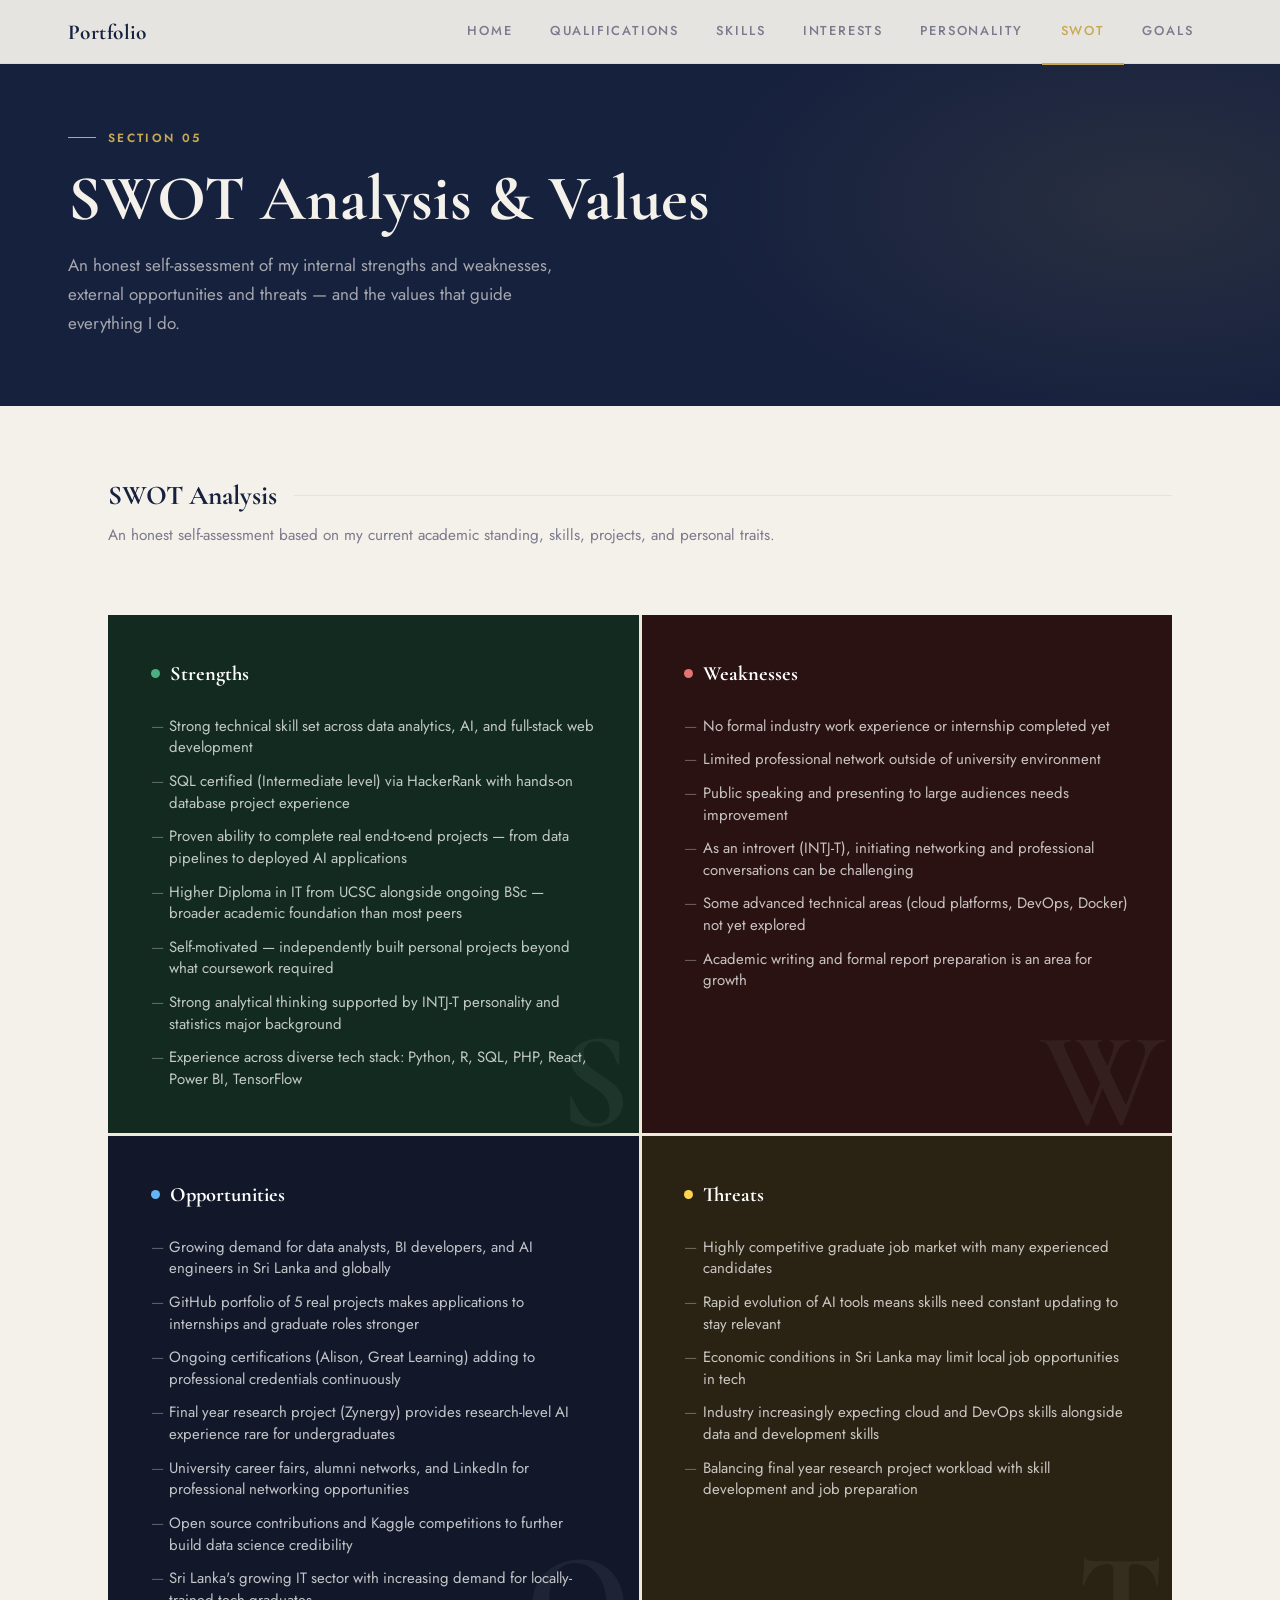
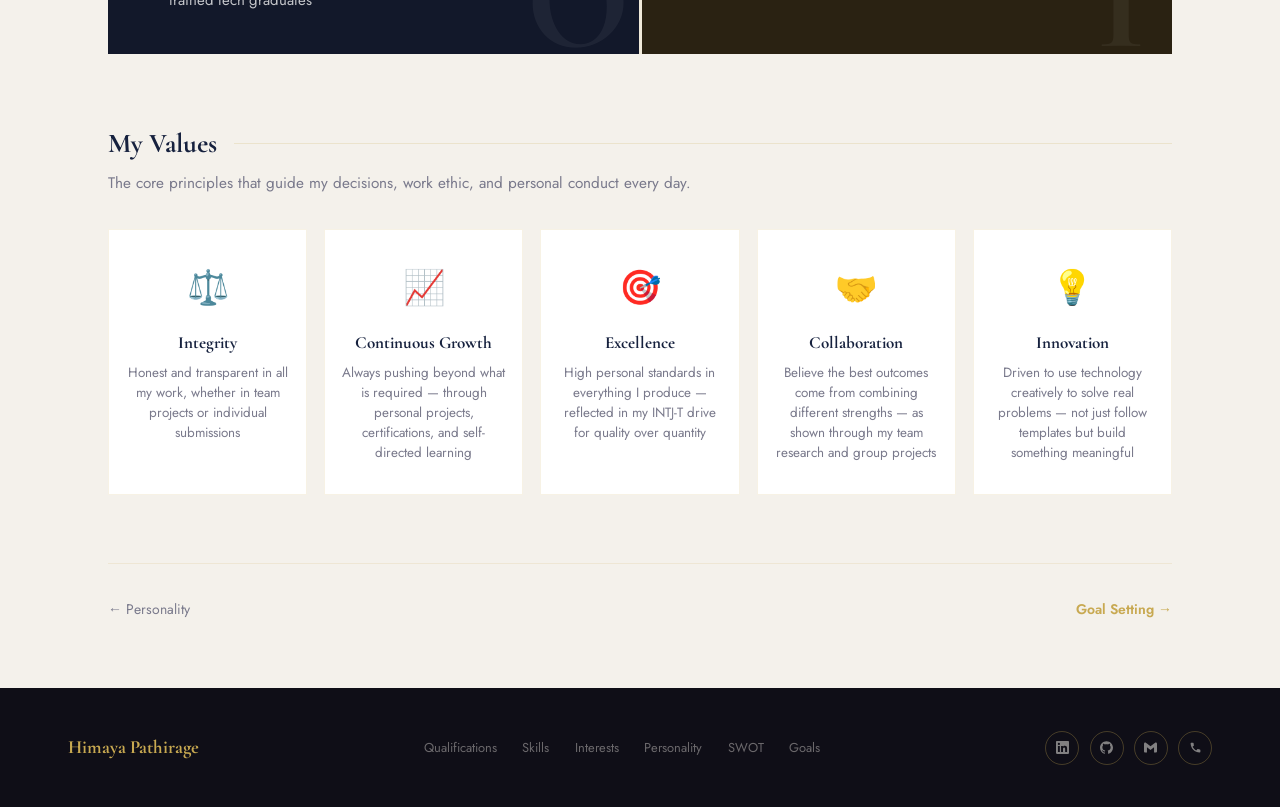
<file: swot.html>
<!DOCTYPE html>
<html lang="en">
<head>
<meta charset="UTF-8">
<meta name="viewport" content="width=device-width, initial-scale=1.0">
<title>E-Portfolio — SWOT Analysis & Values</title>
<link rel="stylesheet" href="css/style.css">
<style>
  .swot-grid { display: grid; grid-template-columns: 1fr 1fr; gap: 3px; background: rgba(200,169,81,0.12); }
  .swot-cell { padding: 2.5rem; position: relative; overflow: hidden; }
  .swot-cell.s { background: #122a1f; }
  .swot-cell.w { background: #2a1212; }
  .swot-cell.o { background: #12182a; }
  .swot-cell.t { background: #2a2212; }
  .swot-bg-letter {
    position: absolute; bottom: -1rem; right: 0.5rem;
    font-family: var(--font-display);
    font-size: 8rem; font-weight: 700; line-height: 1;
    opacity: 0.05; color: white; pointer-events: none;
  }
  .swot-heading {
    font-family: var(--font-display);
    font-size: 1.2rem; font-weight: 700; color: white;
    margin-bottom: 1.5rem;
    display: flex; align-items: center; gap: 0.6rem;
  }
  .swot-dot { width: 9px; height: 9px; border-radius: 50%; flex-shrink: 0; }
  .s .swot-dot { background: #4caf82; }
  .w .swot-dot { background: #e57373; }
  .o .swot-dot { background: #64b5f6; }
  .t .swot-dot { background: #ffd54f; }
  .swot-list { list-style: none; display: flex; flex-direction: column; gap: 0.7rem; }
  .swot-list li {
    font-size: 0.88rem; color: rgba(255,255,255,0.75);
    line-height: 1.45; padding-left: 1.1rem; position: relative;
  }
  .swot-list li::before { content: '—'; position: absolute; left: 0; opacity: 0.4; }

  /* Values */
  .values-grid { display: grid; grid-template-columns: repeat(5,1fr); gap: 1rem; }
  .val-card {
    background: var(--white); border: 1px solid rgba(200,169,81,0.15);
    padding: 1.8rem 1rem; text-align: center; transition: all var(--trans);
  }
  .val-card:hover { background: var(--ink); color: var(--cream); transform: translateY(-4px); box-shadow: var(--shadow); }
  .val-icon { font-size: 2rem; margin-bottom: 0.8rem; }
  .val-name { font-family: var(--font-display); font-size: 1rem; font-weight: 700; margin-bottom: 0.4rem; }
  .val-desc { font-size: 0.79rem; color: var(--muted); line-height: 1.5; }
  .val-card:hover .val-desc { color: rgba(244,241,235,0.6); }

  @media(max-width:900px){ .swot-grid{grid-template-columns:1fr;} .values-grid{grid-template-columns:repeat(2,1fr);} }
</style>
</head>
<body>

<nav class="nav">
  <a href="index.html" class="nav-logo">Portfolio</a>
  <ul class="nav-links">
    <li><a href="index.html">Home</a></li>
    <li><a href="qualifications.html">Qualifications</a></li>
    <li><a href="skills.html">Skills</a></li>
    <li><a href="interests.html">Interests</a></li>
    <li><a href="personality.html">Personality</a></li>
    <li><a href="swot.html">SWOT</a></li>
    <li><a href="goals.html">Goals</a></li>
  </ul>
  <button class="nav-hamburger"><span></span><span></span><span></span></button>
</nav>

<div class="page-header">
  <div class="page-header-inner">
    <div class="page-eyebrow">Section 05</div>
    <h1>SWOT Analysis &amp; Values</h1>
    <p>An honest self-assessment of my internal strengths and weaknesses, external opportunities and threats — and the values that guide everything I do.</p>
  </div>
</div>

<div class="content">

  <div class="section-block">
    <h2 class="block-title">SWOT Analysis</h2>
    <p class="block-desc">An honest self-assessment based on my current academic standing, skills, projects, and personal traits.</p>
  </div>

  <div class="swot-grid">

    <div class="swot-cell s">
      <div class="swot-bg-letter">S</div>
      <div class="swot-heading"><span class="swot-dot"></span>Strengths</div>
      <ul class="swot-list">
        <li>Strong technical skill set across data analytics, AI, and full-stack web development</li>
        <li>SQL certified (Intermediate level) via HackerRank with hands-on database project experience</li>
        <li>Proven ability to complete real end-to-end projects — from data pipelines to deployed AI applications</li>
        <li>Higher Diploma in IT from UCSC alongside ongoing BSc — broader academic foundation than most peers</li>
        <li>Self-motivated — independently built personal projects beyond what coursework required</li>
        <li>Strong analytical thinking supported by INTJ-T personality and statistics major background</li>
        <li>Experience across diverse tech stack: Python, R, SQL, PHP, React, Power BI, TensorFlow</li>
      </ul>
    </div>

    <div class="swot-cell w">
      <div class="swot-bg-letter">W</div>
      <div class="swot-heading"><span class="swot-dot"></span>Weaknesses</div>
      <ul class="swot-list">
        <li>No formal industry work experience or internship completed yet</li>
        <li>Limited professional network outside of university environment</li>
        <li>Public speaking and presenting to large audiences needs improvement</li>
        <li>As an introvert (INTJ-T), initiating networking and professional conversations can be challenging</li>
        <li>Some advanced technical areas (cloud platforms, DevOps, Docker) not yet explored</li>
        <li>Academic writing and formal report preparation is an area for growth</li>
      </ul>
    </div>

    <div class="swot-cell o">
      <div class="swot-bg-letter">O</div>
      <div class="swot-heading"><span class="swot-dot"></span>Opportunities</div>
      <ul class="swot-list">
        <li>Growing demand for data analysts, BI developers, and AI engineers in Sri Lanka and globally</li>
        <li>GitHub portfolio of 5 real projects makes applications to internships and graduate roles stronger</li>
        <li>Ongoing certifications (Alison, Great Learning) adding to professional credentials continuously</li>
        <li>Final year research project (Zynergy) provides research-level AI experience rare for undergraduates</li>
        <li>University career fairs, alumni networks, and LinkedIn for professional networking opportunities</li>
        <li>Open source contributions and Kaggle competitions to further build data science credibility</li>
        <li>Sri Lanka's growing IT sector with increasing demand for locally-trained tech graduates</li>
      </ul>
    </div>

    <div class="swot-cell t">
      <div class="swot-bg-letter">T</div>
      <div class="swot-heading"><span class="swot-dot"></span>Threats</div>
      <ul class="swot-list">
        <li>Highly competitive graduate job market with many experienced candidates</li>
        <li>Rapid evolution of AI tools means skills need constant updating to stay relevant</li>
        <li>Economic conditions in Sri Lanka may limit local job opportunities in tech</li>
        <li>Industry increasingly expecting cloud and DevOps skills alongside data and development skills</li>
        <li>Balancing final year research project workload with skill development and job preparation</li>
      </ul>
    </div>

  </div>

  <!-- Values -->
  <div class="section-block" id="values" style="margin-top:4rem">
    <h2 class="block-title">My Values</h2>
    <p class="block-desc">The core principles that guide my decisions, work ethic, and personal conduct every day.</p>
    <div class="values-grid">
      <div class="val-card">
        <div class="val-icon">⚖️</div>
        <div class="val-name">Integrity</div>
        <div class="val-desc">Honest and transparent in all my work, whether in team projects or individual submissions</div>
      </div>
      <div class="val-card">
        <div class="val-icon">📈</div>
        <div class="val-name">Continuous Growth</div>
        <div class="val-desc">Always pushing beyond what is required — through personal projects, certifications, and self-directed learning</div>
      </div>
      <div class="val-card">
        <div class="val-icon">🎯</div>
        <div class="val-name">Excellence</div>
        <div class="val-desc">High personal standards in everything I produce — reflected in my INTJ-T drive for quality over quantity</div>
      </div>
      <div class="val-card">
        <div class="val-icon">🤝</div>
        <div class="val-name">Collaboration</div>
        <div class="val-desc">Believe the best outcomes come from combining different strengths — as shown through my team research and group projects</div>
      </div>
      <div class="val-card">
        <div class="val-icon">💡</div>
        <div class="val-name">Innovation</div>
        <div class="val-desc">Driven to use technology creatively to solve real problems — not just follow templates but build something meaningful</div>
      </div>
    </div>
  </div>

  <div style="display:flex;justify-content:space-between;padding-top:2rem;border-top:1px solid rgba(200,169,81,0.15)">
    <a href="personality.html" style="text-decoration:none;font-size:0.82rem;color:var(--muted)">← Personality</a>
    <a href="goals.html" style="text-decoration:none;font-size:0.82rem;color:var(--gold);font-weight:600">Goal Setting →</a>
  </div>

</div>

<footer class="footer">
  <div class="footer-name">Himaya Pathirage</div>
  <ul class="footer-nav">
    <li><a href="qualifications.html">Qualifications</a></li>
    <li><a href="skills.html">Skills</a></li>
    <li><a href="interests.html">Interests</a></li>
    <li><a href="personality.html">Personality</a></li>
    <li><a href="swot.html">SWOT</a></li>
    <li><a href="goals.html">Goals</a></li>
  </ul>

  <!-- Replace <div>E-Portfolio &copy; 2026</div> with this -->
  <div style="display:flex; gap:0.6rem; align-items:center;">

    <a href="https://linkedin.com/in/himaya-pathirage-b94798361" 
       target="_blank" rel="noopener noreferrer" style="text-decoration:none" title="LinkedIn">
      <div style="width:34px;height:34px;border-radius:50%;border:1px solid rgba(200,169,81,0.3);display:flex;align-items:center;justify-content:center;color:rgba(244,241,235,0.5);transition:all 0.25s;cursor:pointer;"
        onmouseover="this.style.background='var(--gold)';this.style.color='var(--ink)';this.style.borderColor='var(--gold)'"
        onmouseout="this.style.background='';this.style.color='rgba(244,241,235,0.5)';this.style.borderColor='rgba(200,169,81,0.3)'">
        <svg xmlns="http://www.w3.org/2000/svg" width="13" height="13" fill="currentColor" viewBox="0 0 24 24">
          <path d="M20.447 20.452h-3.554v-5.569c0-1.328-.027-3.037-1.852-3.037-1.853 0-2.136 1.445-2.136 2.939v5.667H9.351V9h3.414v1.561h.046c.477-.9 1.637-1.85 3.37-1.85 3.601 0 4.267 2.37 4.267 5.455v6.286zM5.337 7.433a2.062 2.062 0 0 1-2.063-2.065 2.064 2.064 0 1 1 2.063 2.065zm1.782 13.019H3.555V9h3.564v11.452zM22.225 0H1.771C.792 0 0 .774 0 1.729v20.542C0 23.227.792 24 1.771 24h20.451C23.2 24 24 23.227 24 22.271V1.729C24 .774 23.2 0 22.222 0h.003z"/>
        </svg>
      </div>
    </a>

    <a href="https://github.com/HimayaPathirage" 
       target="_blank" rel="noopener noreferrer" style="text-decoration:none" title="GitHub">
      <div style="width:34px;height:34px;border-radius:50%;border:1px solid rgba(200,169,81,0.3);display:flex;align-items:center;justify-content:center;color:rgba(244,241,235,0.5);transition:all 0.25s;cursor:pointer;"
        onmouseover="this.style.background='var(--gold)';this.style.color='var(--ink)';this.style.borderColor='var(--gold)'"
        onmouseout="this.style.background='';this.style.color='rgba(244,241,235,0.5)';this.style.borderColor='rgba(200,169,81,0.3)'">
        <svg xmlns="http://www.w3.org/2000/svg" width="13" height="13" fill="currentColor" viewBox="0 0 24 24">
          <path d="M12 .297c-6.63 0-12 5.373-12 12 0 5.303 3.438 9.8 8.205 11.385.6.113.82-.258.82-.577 0-.285-.01-1.04-.015-2.04-3.338.724-4.042-1.61-4.042-1.61C4.422 18.07 3.633 17.7 3.633 17.7c-1.087-.744.084-.729.084-.729 1.205.084 1.838 1.236 1.838 1.236 1.07 1.835 2.809 1.305 3.495.998.108-.776.417-1.305.76-1.605-2.665-.3-5.466-1.332-5.466-5.93 0-1.31.465-2.38 1.235-3.22-.135-.303-.54-1.523.105-3.176 0 0 1.005-.322 3.3 1.23.96-.267 1.98-.399 3-.405 1.02.006 2.04.138 3 .405 2.28-1.552 3.285-1.23 3.285-1.23.645 1.653.24 2.873.12 3.176.765.84 1.23 1.91 1.23 3.22 0 4.61-2.805 5.625-5.475 5.92.42.36.81 1.096.81 2.22 0 1.606-.015 2.896-.015 3.286 0 .315.21.69.825.57C20.565 22.092 24 17.592 24 12.297c0-6.627-5.373-12-12-12"/>
        </svg>
      </div>
    </a>

    <a href="mailto:pdht20@gmail.com" style="text-decoration:none" title="Email">
      <div style="width:34px;height:34px;border-radius:50%;border:1px solid rgba(200,169,81,0.3);display:flex;align-items:center;justify-content:center;color:rgba(244,241,235,0.5);transition:all 0.25s;cursor:pointer;"
        onmouseover="this.style.background='var(--gold)';this.style.color='var(--ink)';this.style.borderColor='var(--gold)'"
        onmouseout="this.style.background='';this.style.color='rgba(244,241,235,0.5)';this.style.borderColor='rgba(200,169,81,0.3)'">
        <svg xmlns="http://www.w3.org/2000/svg" width="13" height="13" fill="currentColor" viewBox="0 0 24 24">
          <path d="M24 5.457v13.909c0 .904-.732 1.636-1.636 1.636h-3.819V11.73L12 16.64l-6.545-4.91v9.273H1.636A1.636 1.636 0 0 1 0 19.366V5.457c0-2.023 2.309-3.178 3.927-1.964L5.455 4.64 12 9.548l6.545-4.910 1.528-1.145C21.69 2.28 24 3.434 24 5.457z"/>
        </svg>
      </div>
    </a>

    <a href="tel:+94719879694" style="text-decoration:none" title="Phone">
      <div style="width:34px;height:34px;border-radius:50%;border:1px solid rgba(200,169,81,0.3);display:flex;align-items:center;justify-content:center;color:rgba(244,241,235,0.5);transition:all 0.25s;cursor:pointer;"
        onmouseover="this.style.background='var(--gold)';this.style.color='var(--ink)';this.style.borderColor='var(--gold)'"
        onmouseout="this.style.background='';this.style.color='rgba(244,241,235,0.5)';this.style.borderColor='rgba(200,169,81,0.3)'">
        <svg xmlns="http://www.w3.org/2000/svg" width="13" height="13" fill="currentColor" viewBox="0 0 24 24">
          <path d="M6.62 10.79c1.44 2.83 3.76 5.14 6.59 6.59l2.2-2.2c.27-.27.67-.36 1.02-.24 1.12.37 2.33.57 3.57.57.55 0 1 .45 1 1V20c0 .55-.45 1-1 1-9.39 0-17-7.61-17-17 0-.55.45-1 1-1h3.5c.55 0 1 .45 1 1 0 1.25.2 2.45.57 3.57.11.35.03.74-.25 1.02l-2.2 2.2z"/>
        </svg>
      </div>
    </a>

  </div>
</footer>

<script src="js/main.js"></script>
</body>
</html>
</file>
<file: css/style.css>
/* =============================================
   SHARED STYLES — E-Portfolio
   ============================================= */

@import url('https://fonts.googleapis.com/css2?family=Cormorant+Garamond:ital,wght@0,400;0,600;0,700;1,400&family=Jost:wght@300;400;500;600&display=swap');

:root {
  --ink:       #16213e;
  --deep:      #0f0e17;
  --cream:     #f4f1eb;
  --warm:      #e8e0d0;
  --gold:      #c8a951;
  --gold-dim:  rgba(200,169,81,0.18);
  --muted:     #7a7a8c;
  --white:     #ffffff;
  --red:       #e05c5c;
  --green:     #4caf82;
  --blue:      #5c8ae0;
  --amber:     #e0b45c;

  --font-display: 'Cormorant Garamond', Georgia, serif;
  --font-body:    'Jost', sans-serif;

  --radius: 2px;
  --shadow: 0 8px 40px rgba(22,33,62,0.10);
  --shadow-lg: 0 24px 64px rgba(22,33,62,0.14);
  --trans: 0.25s ease;
}

*, *::before, *::after { margin: 0; padding: 0; box-sizing: border-box; }
html { scroll-behavior: smooth; font-size: 17px; }

body {
  font-family: var(--font-body);
  background: var(--cream);
  color: var(--ink);
  line-height: 1.6;
  overflow-x: hidden;
}

/* ---- NAV ---- */
.nav {
  position: fixed; top: 0; left: 0; right: 0; z-index: 200;
  display: flex; align-items: center; justify-content: space-between;
  padding: 0 4rem;
  height: 64px;
  background: rgba(244,241,235,0.94);
  backdrop-filter: blur(14px);
  border-bottom: 1px solid rgba(200,169,81,0.18);
}
.nav-logo {
  font-family: var(--font-display);
  font-size: 1.25rem; font-weight: 700;
  color: var(--ink); text-decoration: none;
  letter-spacing: 0.02em;
}
.nav-links { display: flex; gap: 0; list-style: none; }
.nav-links a {
  display: block; padding: 0 1.1rem;
  font-size: 0.76rem; font-weight: 500;
  letter-spacing: 0.14em; text-transform: uppercase;
  text-decoration: none; color: var(--muted);
  transition: color var(--trans);
  line-height: 64px;
  border-bottom: 2px solid transparent;
  transition: color var(--trans), border-color var(--trans);
}
.nav-links a:hover,
.nav-links a.active { color: var(--gold); border-bottom-color: var(--gold); }

.nav-hamburger {
  display: none; flex-direction: column; gap: 5px;
  background: none; border: none; cursor: pointer; padding: 4px;
}
.nav-hamburger span {
  display: block; width: 22px; height: 2px;
  background: var(--ink); transition: var(--trans);
}

/* ---- PAGE HEADER ---- */
.page-header {
  padding: 7rem 4rem 4rem;
  background: var(--ink); color: var(--cream);
  position: relative; overflow: hidden;
}
.page-header::before {
  content: '';
  position: absolute; inset: 0;
  background: radial-gradient(ellipse 50% 80% at 90% 50%, rgba(200,169,81,0.1) 0%, transparent 70%);
}
.page-header-inner { position: relative; z-index: 1; max-width: 700px; }
.page-eyebrow {
  display: inline-flex; align-items: center; gap: 0.7rem;
  font-size: 0.7rem; font-weight: 600; letter-spacing: 0.2em;
  text-transform: uppercase; color: var(--gold); margin-bottom: 1rem;
}
.page-eyebrow::before { content:''; width: 28px; height: 1px; background: var(--gold); }
.page-header h1 {
  font-family: var(--font-display);
  font-size: clamp(2.5rem, 5vw, 4rem);
  font-weight: 700; line-height: 1.1;
  margin-bottom: 1rem;
}
.page-header p {
  font-size: 1rem; color: rgba(244,241,235,0.65);
  max-width: 500px; line-height: 1.7;
}

/* ---- MAIN CONTENT WRAPPER ---- */
.content { padding: 4rem; max-width: 1200px; margin: 0 auto; }
.content-wide { padding: 4rem; }

/* ---- SECTION BLOCK ---- */
.section-block { margin-bottom: 4rem; }
.block-title {
  font-family: var(--font-display);
  font-size: 1.6rem; font-weight: 700;
  margin-bottom: 0.3rem;
  display: flex; align-items: center; gap: 1rem;
}
.block-title::after { content: ''; flex: 1; height: 1px; background: rgba(200,169,81,0.2); }
.block-desc { font-size: 0.9rem; color: var(--muted); margin-bottom: 2rem; line-height: 1.6; }

/* ---- CARDS ---- */
.card {
  background: var(--white);
  border: 1px solid rgba(200,169,81,0.15);
  padding: 2rem;
  transition: transform var(--trans), box-shadow var(--trans), border-color var(--trans);
}
.card:hover {
  transform: translateY(-3px);
  box-shadow: var(--shadow);
  border-color: rgba(200,169,81,0.4);
}
.card-accent { border-left: 3px solid var(--gold); }

/* ---- GRID HELPERS ---- */
.grid-2 { display: grid; grid-template-columns: 1fr 1fr; gap: 1.5rem; }
.grid-3 { display: grid; grid-template-columns: repeat(3,1fr); gap: 1.5rem; }
.grid-4 { display: grid; grid-template-columns: repeat(4,1fr); gap: 1.5rem; }

/* ---- LABEL / VALUE ---- */
.label {
  font-size: 0.68rem; font-weight: 600;
  letter-spacing: 0.16em; text-transform: uppercase;
  color: var(--gold); margin-bottom: 0.25rem;
}
.value { font-size: 0.97rem; color: var(--ink); }

/* ---- BADGE ---- */
.badge {
  display: inline-block;
  padding: 0.2rem 0.65rem;
  font-size: 0.72rem; font-weight: 600;
  letter-spacing: 0.06em;
  background: var(--cream); color: var(--gold);
  border: 1px solid rgba(200,169,81,0.3);
}
.badge-dark { background: var(--ink); color: var(--gold); border-color: var(--ink); }
.badge-green { background: rgba(76,175,130,0.1); color: var(--green); border-color: var(--green); }

/* ---- TAG ---- */
.tag {
  display: inline-block; padding: 0.25rem 0.7rem;
  font-size: 0.74rem; font-weight: 500;
  background: var(--warm); color: var(--ink);
  transition: all var(--trans);
}
.tag:hover { background: var(--gold); color: var(--white); }
.tags { display: flex; flex-wrap: wrap; gap: 0.5rem; margin-top: 0.8rem; }

/* ---- TABLE ---- */
.table-wrap { overflow-x: auto; }
table {
  width: 100%; border-collapse: collapse;
  font-size: 0.88rem;
}
thead tr { background: var(--ink); color: var(--cream); }
thead th { padding: 0.85rem 1.1rem; text-align: left; font-weight: 600; font-size: 0.75rem; letter-spacing: 0.08em; text-transform: uppercase; }
tbody tr:nth-child(even) { background: rgba(244,241,235,0.6); }
tbody tr:nth-child(odd) { background: var(--white); }
tbody td { padding: 0.85rem 1.1rem; border-bottom: 1px solid rgba(200,169,81,0.1); }
tbody tr:hover td { background: rgba(200,169,81,0.05); }

/* ---- SKILL BAR ---- */
.skill-item { margin-bottom: 1.1rem; }
.skill-label { display: flex; justify-content: space-between; font-size: 0.86rem; font-weight: 500; margin-bottom: 0.35rem; }
.skill-track { height: 3px; background: rgba(200,169,81,0.15); }
.skill-fill {
  height: 100%;
  background: linear-gradient(90deg, var(--gold), #a07830);
  width: 0;
  transition: width 1.2s cubic-bezier(0.4,0,0.2,1);
}

/* ---- TIMELINE ---- */
.timeline { position: relative; padding-left: 2.5rem; }
.timeline::before {
  content: ''; position: absolute; left: 0; top: 8px; bottom: 0;
  width: 1px; background: linear-gradient(to bottom, var(--gold), transparent);
}
.timeline-item {
  position: relative; margin-bottom: 2rem;
  padding: 1.5rem; background: var(--white);
  border: 1px solid rgba(200,169,81,0.12);
  transition: border-color var(--trans);
}
.timeline-item:hover { border-color: var(--gold); }
.timeline-item::before {
  content: ''; position: absolute;
  left: -2.9rem; top: 1.6rem;
  width: 10px; height: 10px; border-radius: 50%;
  background: var(--gold); border: 2px solid var(--cream);
  box-shadow: 0 0 0 2px var(--gold);
}
.timeline-year { font-size: 0.68rem; font-weight: 600; letter-spacing: 0.16em; text-transform: uppercase; color: var(--gold); margin-bottom: 0.4rem; }
.timeline-title { font-family: var(--font-display); font-size: 1.1rem; font-weight: 700; margin-bottom: 0.4rem; }
.timeline-desc { font-size: 0.93rem; color: var(--muted); line-height: 1.6; }

/* ---- FOOTER ---- */
.footer {
  background: var(--deep); color: rgba(244,241,235,0.5);
  padding: 2.5rem 4rem;
  display: flex; align-items: center; justify-content: space-between;
  font-size: 0.8rem;
}
.footer-name {
  font-family: var(--font-display);
  font-size: 1.1rem; font-weight: 700; color: var(--gold);
}
.footer-nav { display: flex; gap: 1.5rem; list-style: none; }
.footer-nav a { color: rgba(244,241,235,0.4); text-decoration: none; font-size: 0.76rem; transition: color var(--trans); }
.footer-nav a:hover { color: var(--gold); }

/* ---- ANIMATIONS ---- */
@keyframes fadeUp { from{opacity:0;transform:translateY(20px)} to{opacity:1;transform:translateY(0)} }
@keyframes fadeIn { from{opacity:0} to{opacity:1} }
.fade-up { animation: fadeUp 0.6s ease both; }
.fade-up-1 { animation: fadeUp 0.6s 0.1s ease both; }
.fade-up-2 { animation: fadeUp 0.6s 0.2s ease both; }
.fade-up-3 { animation: fadeUp 0.6s 0.3s ease both; }

/* ---- RESPONSIVE ---- */
@media (max-width: 900px) {
  .nav { padding: 0 1.5rem; }
  .nav-links { display: none; flex-direction: column; position: absolute; top: 64px; left: 0; right: 0; background: var(--cream); border-bottom: 1px solid rgba(200,169,81,0.2); padding: 1rem 0; }
  .nav-links.open { display: flex; }
  .nav-links a { line-height: 2.8; padding: 0 2rem; border-bottom: none; }
  .nav-hamburger { display: flex; }
  .page-header { padding: 6rem 1.5rem 3rem; }
  .content, .content-wide { padding: 2rem 1.5rem; }
  .grid-2, .grid-3, .grid-4 { grid-template-columns: 1fr; }
  .footer { flex-direction: column; gap: 1rem; text-align: center; padding: 2rem 1.5rem; }
  .footer-nav { flex-wrap: wrap; justify-content: center; }
}
.home-img {
  width: 320px; height: 320px;
  animation: floatImage 4s ease-in-out infinite;
}
.glowing-circle {
  position: relative; width: 100%; height: 100%;
  border-radius: 50%;
  display: flex;
  justify-content: center; align-items: center;
}
.glowing-circle::after {
  content: '';
  position: absolute;
  width: 294px; height: 294px;
  background: #16213e;   /* portfolio ink colour */
  border-radius: 50%;
  z-index: 1;
}
.glowing-circle span {
  position: absolute;
  width: 100%; height: 100%;
  border-radius: 50%;
  animation: circleRotate 5s linear infinite;
}
.glowing-circle span:nth-child(1) {
  background: conic-gradient(#c8a951, #f4e4a0, #8a6020, #c8a951);
  filter: blur(8px);
}
.glowing-circle span:nth-child(2) {
  background: conic-gradient(
    #c8a951 0%, transparent 50%, #c8a951 100%
  );
  opacity: 0.6;
}
.glowing-circle .image {
  position: relative;
  width: 294px; height: 294px;
  border-radius: 50%; z-index: 2; overflow: hidden;
}
.image img {
  position: absolute;
  top: 0;
  left: 0;
  width: 100%;
  height: 100%;
  object-fit: cover;
  object-position: center top;
}
@keyframes circleRotate {
  to { transform: rotate(360deg); }
}
@keyframes floatImage {
  0%, 100% { transform: translateY(0); }
  50%       { transform: translateY(-14px); }
}
@media (max-width: 900px) {
  div[style*="grid-template-columns:repeat(3,1fr)"] {
    grid-template-columns: 1fr !important;
  }
}
/* Typing animation */
.typing-text { color: var(--gold); }
.typing-text::after {
  content: '|';
  color: var(--gold);
  animation: blink 0.7s step-end infinite;
}
@keyframes blink {
  0%, 100% { opacity: 1; }
  50%       { opacity: 0; }
}
</file>
